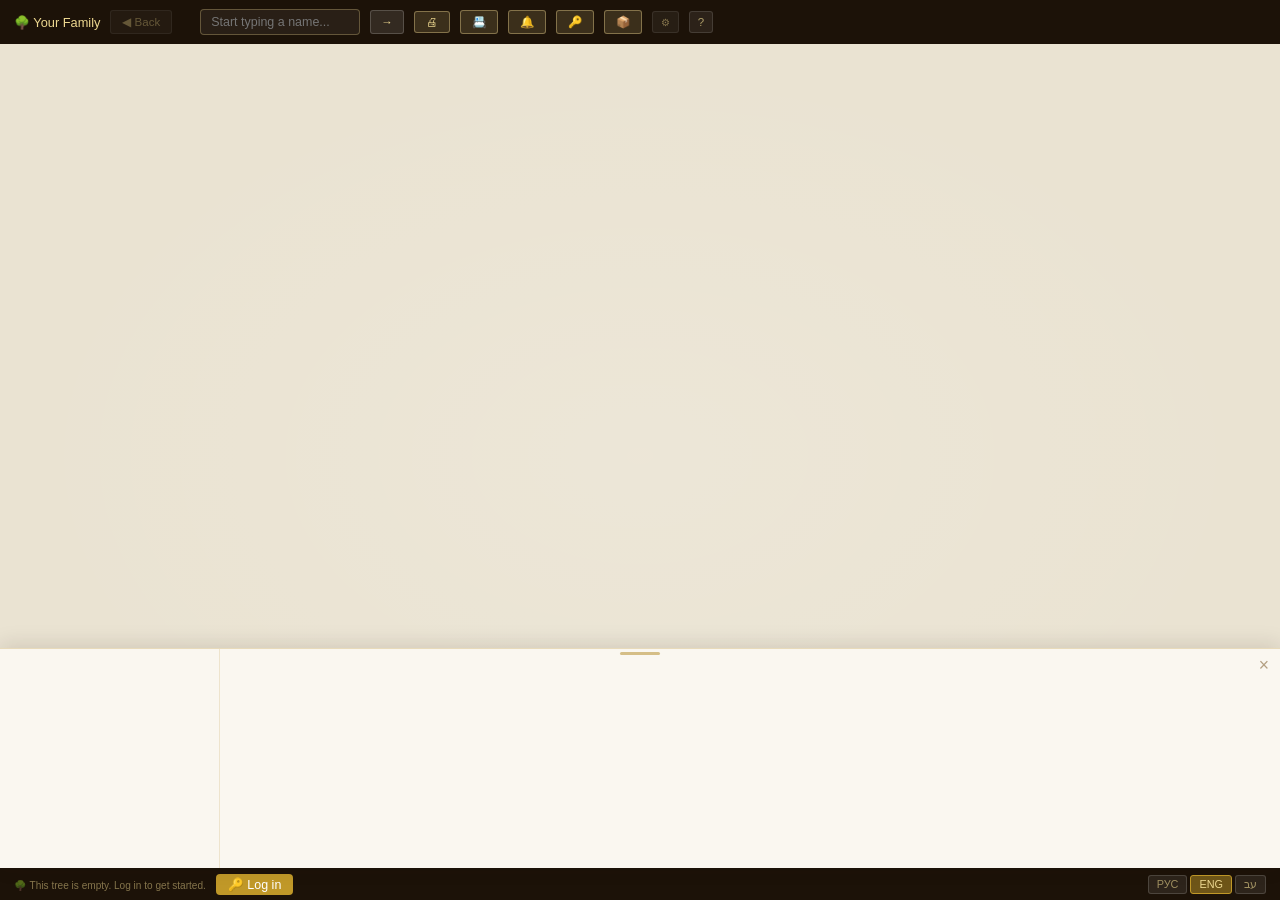
<file: index.html>
<!DOCTYPE html>
<!-- family tree template -->
<html lang="ru"><head><meta http-equiv="Content-Type" content="text/html; charset=UTF-8">

<title data-i="page_title">🌳 Семейное дерево</title>
<link rel="icon" type="image/x-icon" href="/favicon.ico">
<style>
*,*::before,*::after{box-sizing:border-box;margin:0;padding:0}
body{font-family:'Segoe UI',sans-serif;background:#EAE3D2;overflow:hidden;height:100vh}
#tb{position:fixed;top:0;left:0;right:0;height:44px;background:#1C1208;
    display:flex;align-items:center;gap:10px;padding:0 14px;z-index:100}
#tb h1{font-size:.8rem;color:#EDD890;font-weight:normal}
.btn{background:rgba(255,255,255,.1);border:1px solid rgba(255,255,255,.18);
     color:#EDD890;padding:4px 11px;border-radius:3px;cursor:pointer;
     font-size:.72rem;font-family:inherit}
.btn:hover{background:rgba(255,255,255,.2)}
.btn:disabled{opacity:.35;cursor:default}
.btn:disabled:hover{background:rgba(255,255,255,.1)}
#vp{position:fixed;top:44px;left:0;right:0;bottom:32px;overflow:hidden;
    background:radial-gradient(ellipse at 50% 50%,rgba(255,255,255,.12),transparent 70%),#EAE3D2}
/* bottom info bar */
#bbar{position:fixed;bottom:0;left:0;right:0;height:32px;background:#1C1208;
      display:flex;align-items:center;padding:0 14px;gap:12px;z-index:100}
#info{font-size:.63rem;color:rgba(237,216,144,.5);white-space:nowrap;overflow:hidden;text-overflow:ellipsis;flex:1}
/* lang switcher */
.lang-btns{display:flex;gap:3px}
.lbtn{background:rgba(255,255,255,.08);border:1px solid rgba(255,255,255,.15);
      color:rgba(237,216,144,.6);padding:2px 8px;border-radius:3px;cursor:pointer;
      font-size:.68rem;font-family:inherit;transition:.15s}
.lbtn:hover{background:rgba(255,255,255,.18);color:#EDD890}
.lbtn.active{background:rgba(192,152,40,.5);border-color:#C09828;color:#EDD890}
#world{position:absolute;transform-origin:0 0}

/* ── animation ── */
svg { transition: opacity 0.22s ease-out; }
svg.fading { opacity: 0 !important; }

/* ── BOTTOM INFO PANEL ── */
:root { --panel-h: 220px; }
#panel {
  position: fixed; left: 0; right: 0;
  bottom: calc(-1 * var(--panel-h)); height: var(--panel-h);
  background: #FAF7F0;
  border-top: 1px solid rgba(184,144,48,.28);
  box-shadow: 0 -3px 20px rgba(40,24,10,.13);
  z-index: 200; overflow: hidden;
  transition: bottom 0.36s cubic-bezier(.4,0,.2,1);
  font-family: 'Segoe UI', sans-serif;
}
#panel.open { bottom: 32px; }
#panel::-webkit-scrollbar { height: 3px; }
#panel::-webkit-scrollbar-thumb { background: rgba(184,144,48,.3); border-radius: 2px; }
/* resize handle (drag the panel's top edge) */
#panel-resize {
  position: absolute; top: 0; left: 0; right: 0; height: 10px;
  cursor: ns-resize; touch-action: none; z-index: 0;
}
#panel-resize::after {
  content: ''; position: absolute; top: 3px; left: 50%; width: 40px; height: 3px;
  margin-left: -20px; border-radius: 2px; background: #B89030; opacity: .55;
}
#panel-resize:hover::after { opacity: .9; }
body.panel-resizing { user-select: none; cursor: ns-resize; }
body.panel-resizing #panel, body.panel-resizing #vp { transition: none !important; }

/* panel inner layout: horizontal flex */
#panel-inner {
  display: flex; flex-direction: row; gap: 0;
  height: 100%; overflow: hidden;
}
/* left column: name + dates */
#panel-col1 {
  min-width: 220px; max-width: 260px;
  padding: 12px 14px 12px 16px;
  border-right: 1px solid rgba(184,144,48,.18);
  overflow-y: auto; flex-shrink: 0;
}
/* right column: relatives */
#panel-col2 {
  flex: 1; padding: 12px 14px;
  overflow-y: auto;
  display: flex; flex-wrap: wrap; gap: 0 20px; align-content: flex-start;
}
#panel-col2 .p-sec { flex: 0 0 auto; min-width: 160px; }

#panel-close {
  position: absolute; top: 8px; right: 11px;
  background: none; border: none; font-size: 1.1rem;
  cursor: pointer; color: #7A5828; opacity: .55; line-height: 1; z-index: 1;
}
#panel-close:hover { opacity: 1; }

#panel h2 {
  font-size: .95rem; font-weight: 600; color: #28180A;
  line-height: 1.35; padding-right: 20px; margin-bottom: 3px;
}
/* viewport shrinks when panel open */
#vp.panel-open { bottom: calc(32px + var(--panel-h)); }
.p-rel {
  font-size: .6rem; text-transform: uppercase; letter-spacing: .09em;
  color: #B89030; font-weight: 700; margin-bottom: 10px; display: block;
}
.p-block { font-size: .74rem; line-height: 1.85; color: #28180A; }
.p-lbl   { color: #7A5828; font-size: .65rem; display: block; }
.p-hw    { color: rgba(40,24,10,.38); font-size: .6rem; font-style: italic; direction: rtl; }
.p-sec   { border-top: 1px solid rgba(184,144,48,.2); margin-top: 10px; padding-top: 8px; }
.p-sec h3 {
  font-size: .58rem; text-transform: uppercase; letter-spacing: .1em;
  color: #7A5828; font-weight: 700; margin-bottom: 5px;
}
.p-lnk {
  display: block; font-size: .74rem; padding: 3px 7px; border-radius: 3px;
  cursor: pointer; color: #28180A; transition: background .12s;
}
.p-lnk:hover { background: rgba(184,144,48,.12); }
.p-warn { font-size: .66rem; color: #A03818; margin-top: 6px; line-height: 1.55; }
.p-nav-btn {
  display: block; width: 100%; margin-top: 12px;
  background: #1E4870; color: white; border: none;
  padding: 7px; border-radius: 4px; font-size: .74rem;
  cursor: pointer; font-family: inherit; transition: background .15s;
}
.p-nav-btn:hover { background: #2A5E90; }

/* RTL support for Hebrew — text direction only, preserve flex layout */
body.rtl #tb { direction: ltr; } /* keep toolbar LTR order, items stay in place */
body.rtl #tb h1 { direction: rtl; } /* only title text flips */
body.rtl #panel { direction: rtl; }
body.rtl #panel-col1 { border-right: none; border-left: 1px solid rgba(184,144,48,.18); }
body.rtl #panel-close { right: auto; left: 11px; }
body.rtl #modal { direction: rtl; }

body.rtl #bbar { direction: ltr; } /* keep lang buttons on right */
body.rtl #info { direction: rtl; text-align: right; }
@keyframes cardIn {
  from { opacity: 0; transform: translateY(-8px); }
  to   { opacity: 1; transform: translateY(0); }
}
#cards > g {
  animation: cardIn 0.32s ease-out both;
}

/* stagger siblings so they appear sequentially */
#cards > g:nth-child(1)  { animation-delay: 0.00s; }
#cards > g:nth-child(2)  { animation-delay: 0.03s; }
#cards > g:nth-child(3)  { animation-delay: 0.06s; }
#cards > g:nth-child(4)  { animation-delay: 0.09s; }
#cards > g:nth-child(5)  { animation-delay: 0.12s; }
#cards > g:nth-child(6)  { animation-delay: 0.15s; }
#cards > g:nth-child(7)  { animation-delay: 0.18s; }
#cards > g:nth-child(8)  { animation-delay: 0.21s; }
#cards > g:nth-child(n+9){ animation-delay: 0.24s; }
svg{position:absolute;top:0;left:0;overflow:visible}

/* ── DIAGNOSTIC PANEL ── */
#diag-overlay{display:none;position:fixed;inset:0;background:rgba(10,6,2,.7);z-index:700;align-items:flex-start;justify-content:center;padding-top:50px}
#diag-overlay.open{display:flex}
#diag-box{background:#1C1208;border:1px solid rgba(237,216,144,.25);border-radius:6px;
  width:560px;max-width:96vw;max-height:80vh;overflow-y:auto;padding:18px 20px;
  box-shadow:0 8px 40px rgba(0,0,0,.6);color:#EDD890;font-family:monospace;font-size:.72rem}
#diag-box h3{font-family:Segoe UI,sans-serif;font-size:.88rem;margin-bottom:12px;color:#EDD890}
.dt{padding:2px 0;border-bottom:1px solid rgba(255,255,255,.05);display:flex;gap:8px}
.dt-ok{color:#5DB85D}.dt-fail{color:#E05050}.dt-warn{color:#E0A050}
.dt-label{flex:1;color:rgba(237,216,144,.75)}
.dt-val{color:rgba(255,255,255,.5);font-size:.67rem;max-width:200px;overflow:hidden;text-overflow:ellipsis;white-space:nowrap}
#diag-close{float:right;background:none;border:none;color:#EDD890;cursor:pointer;font-size:1rem;opacity:.6}
#diag-close:hover{opacity:1}
#diag-run{margin-top:10px;background:rgba(237,216,144,.15);border:1px solid rgba(237,216,144,.3);
  color:#EDD890;padding:4px 14px;border-radius:3px;cursor:pointer;font-size:.75rem}
#diag-run:hover{background:rgba(237,216,144,.25)}
#print-overlay{display:none;position:fixed;inset:0;background:rgba(20,12,4,.7);z-index:600;
               align-items:center;justify-content:center;flex-direction:column;gap:12px}
#print-overlay.open{display:flex}
#print-box{background:#fff;border-radius:6px;padding:18px 22px;max-width:480px;width:94vw;
           box-shadow:0 8px 40px rgba(0,0,0,.5)}
#print-box h3{font-size:.95rem;font-weight:600;color:#1C1208;margin-bottom:12px}
#print-box p{font-size:.78rem;color:#555;line-height:1.55;margin-bottom:10px}
.print-opts{display:flex;gap:8px;flex-wrap:wrap;margin:12px 0}
.print-opt{padding:7px 14px;border:1px solid #C09828;border-radius:4px;cursor:pointer;
           font-size:.78rem;background:#fff;color:#5A3C10;transition:.15s}
.print-opt:hover{background:#FFF8E8}
.print-opt.active{background:#C09828;color:#fff}
.print-btns{display:flex;gap:8px;justify-content:flex-end;margin-top:14px}
.pbtn{padding:7px 16px;border-radius:4px;border:none;font-family:inherit;font-size:.8rem;cursor:pointer}
.pbtn-primary{background:#C09828;color:#fff}.pbtn-primary:hover{background:#A07820}
.pbtn-cancel{background:#eee;color:#555}.pbtn-cancel:hover{background:#ddd}

/* print-frame not used in new-window approach */
#print-frame { display: none; }
#modal-overlay{display:none;position:fixed;inset:0;background:rgba(20,12,4,.55);z-index:500;align-items:center;justify-content:center}
#modal-overlay.open{display:flex}
#modal{background:#FAF7F0;border-radius:8px;width:420px;max-width:94vw;max-height:88vh;overflow-y:auto;
       box-shadow:0 8px 40px rgba(20,12,4,.4);padding:22px 22px 18px}
#modal h3{font-size:.95rem;font-weight:600;color:#28180A;margin-bottom:14px}
#modal label{display:block;font-size:.75rem;color:#7A5828;margin:10px 0 3px;font-weight:600;text-transform:uppercase;letter-spacing:.03em}
#modal input,#modal select,#modal textarea{width:100%;padding:7px 10px;border:1px solid rgba(184,144,48,.35);
  border-radius:4px;font-family:inherit;font-size:.82rem;background:#FFFDF7;color:#28180A;outline:none}
#modal input:focus,#modal select:focus,#modal textarea:focus{border-color:#C09828}
#modal textarea{resize:vertical;min-height:72px}
.modal-types{display:flex;gap:6px;flex-wrap:wrap;margin-bottom:4px}
.mtype{padding:6px 12px;border:1px solid rgba(184,144,48,.35);border-radius:20px;
        font-size:.78rem;cursor:pointer;background:#FFFDF7;color:#5A3C10;transition:.15s}
.mtype:hover{background:rgba(192,152,40,.12)}
.mtype.active{background:#C09828;color:#fff;border-color:#C09828}
.mfields{display:none}
.mfields.active{display:block}
#prompt-out{background:#F0EBD8;font-family:monospace;font-size:.75rem;color:#2A1A08;
            border:1px solid rgba(184,144,48,.3);border-radius:4px;padding:10px;
            white-space:pre-wrap;margin-top:10px;min-height:60px}
.modal-btns{display:flex;gap:8px;margin-top:14px;justify-content:flex-end}
.mbtn{padding:7px 16px;border-radius:4px;border:none;font-family:inherit;font-size:.8rem;cursor:pointer}
.mbtn-primary{background:#C09828;color:#fff}
.mbtn-primary:hover{background:#A07820}
.mbtn-secondary{background:rgba(184,144,48,.15);color:#7A5828;border:1px solid rgba(184,144,48,.3)}
.mbtn-secondary:hover{background:rgba(184,144,48,.25)}
.mbtn-email{background:#2E7D32;color:#fff}
.mbtn-email:hover{background:#1B5E20}
.mbtn-close{margin-right:auto;background:none;border:none;color:#aaa;font-size:1.1rem;cursor:pointer;line-height:1;padding:0 4px}
.mbtn-close:hover{color:#555}
/* ── Date widget (birth/death: exact / year-only / unknown) ── */
#modal .datew label.dw-opt{display:flex;align-items:center;gap:6px;margin:3px 0;font-size:.8rem;font-weight:400;
  text-transform:none;letter-spacing:0;color:#28180A;cursor:pointer}
#modal .datew input[type=radio]{width:auto;padding:0;margin:0;flex-shrink:0}
#modal .datew .dw-row{display:flex;gap:6px;margin-top:6px}
#modal .datew .dw-row select{flex:1 1 0;min-width:0}
#modal .datew .dw-row input{flex:1.3 1 0;min-width:0}
#modal .datew .dw-panel{margin-top:4px}
#modal .datew .dw-legacy-val{background:#EDE4D3;color:#5A3C10}
#modal .datew .dw-hint{font-size:.7rem;color:#A03818;line-height:1.5;margin-top:4px}
#modal .datew .dw-restore{margin-top:6px;font-size:.7rem;padding:2px 8px;background:rgba(184,144,48,.12);
  border:1px solid rgba(184,144,48,.35);border-radius:3px;cursor:pointer;color:#7A5828}
/* help tooltip */
#help-bubble{display:none;position:fixed;top:52px;right:14px;width:340px;max-width:calc(100vw - 28px);
  background:#1C1208;color:#EDD890;font-size:.75rem;padding:12px 14px;border-radius:6px;z-index:600;
  box-shadow:0 4px 20px rgba(0,0,0,.4);line-height:1.5;max-height:calc(100vh - 70px);overflow-y:auto}
#help-bubble.open{display:block}
#help-bubble .hb-title{font-size:.9rem;font-weight:700;margin-bottom:2px}
#help-bubble .hb-sec{margin-top:10px}
#help-bubble .hb-h{font-size:.8rem;font-weight:700;color:#C09828;margin-bottom:3px}
#help-bubble details.hb-sec>summary{cursor:pointer;margin-bottom:0}
#help-bubble details.hb-sec[open]>summary{margin-bottom:3px}
#help-bubble ul{padding-left:16px;margin:0}
#help-bubble li{margin-bottom:4px}
#help-bubble strong{color:#FFF3C4}
#help-bubble .lg-title{padding-top:8px;border-top:1px solid rgba(237,216,144,.25)}
#help-bubble .lg-row{display:flex;align-items:center;gap:8px;margin-bottom:4px}
#help-bubble .lg-b{flex:0 0 auto;width:16px;height:16px;border-radius:50%;background:#C09828;color:#1C1208;
  font-weight:bold;font-size:.7rem;line-height:16px;text-align:center}
#help-bubble .lg-s{flex:0 0 auto;width:16px;text-align:center;font-size:.8rem}
#help-bubble .lg-tip{margin-top:6px;opacity:.7}
body.rtl #help-bubble{direction:rtl;text-align:right}
body.rtl #help-bubble ul{padding-left:0;padding-right:16px}
#rc-overlay{display:none;position:fixed;inset:0;background:rgba(20,12,4,.7);z-index:650;align-items:center;justify-content:center}
#rc-overlay.open{display:flex}
#rc-box{background:#fff;border-radius:6px;padding:18px 22px;max-width:520px;width:94vw;max-height:90vh;overflow-y:auto;box-shadow:0 8px 40px rgba(0,0,0,.5)}
#rc-box h3{font-size:.95rem;font-weight:600;color:#1C1208;margin-bottom:8px}
.rc-intro{font-size:.74rem;color:#555;line-height:1.5;margin-bottom:6px}
.rc-helplink{display:inline-block;font-size:.72rem;color:#7A5828;text-decoration:underline;margin-bottom:6px;cursor:pointer}
#help-bubble.over{z-index:700}
.rc-lbl{display:block;font-size:.72rem;font-weight:600;color:#7A5828;margin:10px 0 3px}
#rc-box input,#rc-box select{width:100%;padding:6px 9px;border:1px solid rgba(184,144,48,.4);border-radius:4px;font-family:inherit;font-size:.8rem;background:#FFFDF7;color:#28180A}
#rc-count{margin-top:12px;font-size:.84rem;font-weight:600;color:#1C1208;line-height:1.45}
#rc-heb{font-size:.74rem;color:#555;margin-bottom:6px}
#rc-box details{margin-top:8px;font-size:.76rem}
#rc-box summary{cursor:pointer;color:#5A3C10;font-weight:600}
.rc-list{max-height:170px;overflow-y:auto;margin-top:4px;border:1px solid rgba(184,144,48,.25);border-radius:4px;padding:4px 8px;color:#28180A}
.rc-row{display:flex;justify-content:space-between;align-items:center;gap:8px;padding:2px 0;font-size:.74rem}
.rc-row .rc-m{color:#7A5828;font-size:.68rem;white-space:nowrap}
.rc-row .rc-x{cursor:pointer;color:#A02020;border:none;background:none;font-size:.9rem;line-height:1}
.rc-btns{display:flex;gap:8px;justify-content:flex-end;flex-wrap:wrap;margin-top:14px}
body.rtl #rc-box{direction:rtl;text-align:right}
#rc-box{max-width:660px}
#rc-box input[type=checkbox],#rc-box input[type=radio]{width:auto;padding:0}
#rc-box h4{font-size:.88rem;color:#5A3C10;margin:0 0 6px}
#rc-box h5{font-size:.78rem;color:#28180A;margin:12px 0 4px}
.rc-block{border-top:1px solid rgba(184,144,48,.35);margin-top:14px;padding-top:10px}
.rc-warn{font-size:.78rem;line-height:1.45;padding:7px 10px;border-radius:4px;background:#FFF1C9;border:1px solid #D9B24C;color:#5A3C10;margin-bottom:6px}
.rc-warn.ok{background:#E6F2E1;border-color:#8DB67B;color:#2D5A1E}
.rc-legacy{font-size:.76rem;line-height:1.45;padding:7px 10px;border-radius:4px;background:#EAF1FA;border:1px solid #9DB8D6;color:#1E3F66;margin-bottom:8px}
.rc-hint{font-size:.72rem;color:#666;line-height:1.45;margin:3px 0 6px}
.rc-sent{font-size:.8rem;color:#28180A;line-height:1.7;margin-top:8px}
.rc-sent select{width:auto;max-width:100%}
.rc-ex{font-size:.72rem;color:#7A5828;line-height:1.45;margin:2px 0 4px}
.rc-chk{display:block;font-size:.8rem;color:#28180A;margin-top:8px;cursor:pointer}
.rc-sub{margin:4px 0 0 22px;font-size:.76rem;color:#28180A}
.rc-sub label{margin-right:12px;cursor:pointer;white-space:nowrap}
.rc-file{border:1px solid rgba(184,144,48,.35);border-radius:5px;padding:8px 10px;margin-top:8px;background:#FBF8F0}
.rc-file b{font-size:.82rem;color:#1C1208}
.rc-add{display:flex;gap:6px;margin-top:6px}
.rc-add input{flex:1}
.rc-notif{font-size:.72rem;color:#5A3C10;line-height:1.5;margin-top:10px;padding:7px 10px;background:#F6EFDD;border-radius:4px}
body.rtl .rc-sub{margin:4px 22px 0 0}
body.rtl .rc-sub label{margin-right:0;margin-left:12px}
.btn.hebcal-due{position:relative}
.btn.hebcal-due::after{content:'';position:absolute;top:3px;right:3px;width:8px;height:8px;border-radius:50%;background:#E05050}
#modal .hebw{margin-top:2px}
#modal .hebw .hw-row{display:flex;gap:6px;margin-top:5px}
#modal .hebw .hw-row select{flex:1 1 0;min-width:0}
#modal .hebw .hw-row .hw-m{flex:1.6 1 0}
#modal .hebw .hw-prev{margin-top:5px;font-size:.85rem;min-height:1.2em;direction:rtl;text-align:right;color:#5A3C10}
#modal .hebw .hw-note{font-size:.7rem;line-height:1.5;color:#7A5828;margin-top:4px}
#modal .hebw .hw-warn{font-size:.72rem;line-height:1.5;color:#A03818;margin-top:4px}
#modal .hebw .hw-warn:empty{display:none}
#modal .hebw .hw-legacy{direction:rtl;text-align:right;background:#EDE4D3;color:#5A3C10}
#modal .hebw .hw-btn{margin-top:6px;margin-right:6px;font-size:.7rem;padding:3px 9px;background:rgba(184,144,48,.12);
  border:1px solid rgba(184,144,48,.35);border-radius:3px;cursor:pointer;color:#7A5828;font-family:inherit}
body.rtl #modal .hebw .hw-btn{margin-right:0;margin-left:6px}
#modal .hebw .hw-sync{margin-top:6px}
#modal .hebw .hw-chk{display:flex;align-items:center;gap:6px;margin:4px 0 0;font-size:.74rem;font-weight:400;text-transform:none;letter-spacing:0;color:#5A3C10;cursor:pointer}
#modal .hebw .hw-chk input{width:auto;margin:0;padding:0}
#modal .hebw .hw-manual{display:inline-block;margin-top:4px;font-size:.72rem;color:#7A5828}
#modal .hebw select:disabled{opacity:.6;cursor:not-allowed}
</style>
</head>
<body>
<div id="tb">
  <h1 data-i="tree_title">🌳 Ваша семья</h1>
  <button class="btn" id="btn-back" data-i="back" disabled="">◀ Назад</button>
  <span id="bookmarks-container"></span>
  <input id="tree-search" type="text" list="names-list" data-ph="ph_search"
         placeholder="🔍 Поиск по имени..."
         style="margin-left:8px;padding:5px 10px;border-radius:4px;border:1px solid rgba(237,216,144,.3);
                background:rgba(255,255,255,.06);color:#EDD890;font-family:inherit;font-size:.78rem;
                width:160px;outline:none">
  <button class="btn" id="btn-search-go" style="padding:5px 10px" title="Перейти" data-title="title_go">→</button>
  <button class="btn" id="btn-edit" style="display:none;margin-left:auto;background:rgba(237,216,144,.15);border-color:rgba(237,216,144,.4)" data-i="btn_edit">✏️ Дополнить</button>
  <button class="btn" id="btn-print" style="background:rgba(237,216,144,.15);border-color:rgba(237,216,144,.4)" title="Печать A1" data-title="title_print">🖨</button>
  <button class="btn" id="btn-contacts" style="background:rgba(237,216,144,.15);border-color:rgba(237,216,144,.4)" title="Скачать контакты" data-title="title_contacts">📇</button>
  <button class="btn" id="btn-reminders" style="background:rgba(237,216,144,.15);border-color:rgba(237,216,144,.4)" data-title="tooltip_reminders">&#128276;</button>
  <button class="btn" id="btn-login" style="background:rgba(237,216,144,.15);border-color:rgba(237,216,144,.4)" title="Войти" data-title="login_btn">🔑</button>
  <button class="btn" id="btn-backup" style="background:rgba(237,216,144,.15);border-color:rgba(237,216,144,.4)" title="Скачать резервную копию (JSON)" data-title="tooltip_backup">📦</button>
  <button class="btn" id="btn-admin-panel" style="display:none;background:rgba(237,216,144,.15);border-color:rgba(237,216,144,.4)" title="Управление" data-title="title_admin" data-i="ap_toolbar_btn">🛠 Управление</button>
  <button class="btn" id="btn-diag" style="padding:4px 8px;opacity:.5;font-size:.65rem" title="Диагностика" data-title="title_diag">⚙</button>
  <button class="btn" id="btn-help" style="padding:4px 8px;opacity:.7">?</button>
</div>
<!-- ── BOTTOM BAR ── -->
<div id="bbar">
  <div id="info"></div>
  <div class="lang-btns">
    <button class="lbtn active" data-lang="ru">РУС</button>
    <button class="lbtn" data-lang="en">ENG</button>
    <button class="lbtn" data-lang="he">עב</button>
  </div>
</div>
<!-- ── BOTTOM INFO PANEL ── -->
<div id="panel" class="open">
  <div id="panel-resize" role="separator" aria-orientation="horizontal"></div>
  <button id="panel-close">×</button>
  <div id="panel-inner">
    <div id="panel-col1"></div>
    <div id="panel-col2"></div>
  </div>
</div>

<!-- ── EDIT MODAL ── -->
<div id="modal-overlay">
<div id="modal">
  <button class="mbtn-close" id="modal-close">×</button>
  <h3 data-i="modal_title">✏️ Дополнить дерево</h3>

  <label data-i="lbl_add_type">Тип дополнения</label>
  <div class="modal-types">
    <div class="mtype active" data-type="person" data-i="mtype_person">👤 Новый человек</div>
    <div class="mtype" data-type="photo" data-i="mtype_photo">📷 Фото</div>
    <div class="mtype" data-type="bio" data-i="mtype_bio">📝 Биография</div>
    <div class="mtype" data-type="date" data-i="mtype_date">📅 Дата / место</div>
    <div class="mtype" data-type="fix" data-i="mtype_fix">🔧 Исправить</div>
    <div class="mtype" data-type="attach" data-i="mtype_attach">🔗 Прикрепить</div>
  </div>

  <!-- Поля: Новый человек -->
  <div class="mfields active" id="mf-person">
    <label data-i="lbl_name">Имя (полное)</label>
    <input id="f-name" type="text" data-ph="ph_name" placeholder="Например: Анна Иванова">
    <label data-i="lbl_sex">Пол</label>
    <select id="f-sex"><option value="" data-i="sex_choose">— выбрать —</option><option value="F" data-i="sex_f">Женский</option><option value="M" data-i="sex_m">Мужской</option></select>
    <label data-i="lbl_birth">Дата рождения</label>
    <div id="f-birth" data-dw-kind="birth"></div>
    <label data-i="lbl_death">Дата смерти (если есть)</label>
    <div id="f-death" data-dw-kind="death"></div>
    <label data-i="lbl_father">Отец</label>
    <input id="f-father" type="text" list="names-list" data-ph="ph_search" placeholder="Начните вводить имя...">
    <label data-i="lbl_mother">Мать</label>
    <input id="f-mother" type="text" list="names-list" data-ph="ph_search" placeholder="Начните вводить имя...">
    <label data-i="lbl_rel_person">Связь с кем</label>
    <input id="f-rel-person" type="text" list="names-list" data-ph="ph_search" placeholder="Начните вводить имя...">
    <label data-i="lbl_rel_type">Тип связи</label>
    <select id="f-rel-type">
      <option value="" data-i="rel_choose">— выбрать —</option>
      <option value="жена" data-i="rel_wife">Жена</option>
      <option value="муж" data-i="rel_husband">Муж</option>
      <option value="ребёнок" data-i="rel_child">Ребёнок</option>
      <option value="родитель" data-i="rel_parent">Родитель</option>
      <option value="брат" data-i="rel_brother">Брат</option>
      <option value="сестра" data-i="rel_sister">Сестра</option>
    </select>
    <label data-i="lbl_phone">Телефон</label>
    <input id="f-phone" type="tel" data-ph="ph_phone" placeholder="+972-50-000-0000">
    <label data-i="lbl_email">Email</label>
    <input id="f-email" type="email" data-ph="ph_email" placeholder="example@mail.com">
    <label data-i="lbl_social">Страница в соц. сетях</label>
    <input id="f-social" type="url" data-ph="ph_social" placeholder="https://facebook.com/...">
  </div>

  <!-- Поля: Фото -->
  <div class="mfields" id="mf-photo">
    <label data-i="lbl_person">Персона</label>
    <input id="f-photo-person" type="text" list="names-list" data-ph="ph_search" placeholder="Начните вводить имя...">
    <label data-i="lbl_photo_file">Файл фотографии</label>
    <input id="photoFileInput" type="file" accept="image/*">
    <label data-i="lbl_photo_url">URL фотографии (необязательно, если выбран файл)</label>
    <input id="f-photo-url" type="url" data-ph="ph_url" placeholder="https://drive.google.com/...">
    <label data-i="lbl_caption">Подпись (год, место)</label>
    <input id="f-photo-cap" type="text" data-ph="ph_caption" placeholder="Например: 1965, Одесса">
  </div>

  <!-- Поля: Биография -->
  <div class="mfields" id="mf-bio">
    <label data-i="lbl_person">Персона</label>
    <input id="f-bio-person" type="text" list="names-list" data-ph="ph_search" placeholder="Начните вводить имя...">
    <label data-i="lbl_bio_text">Текст биографии</label>
    <textarea id="f-bio-text" data-ph="ph_bio" placeholder="Краткое жизнеописание, воспоминания..."></textarea>
    <label data-i="lbl_bio_url">Ссылка на подробный документ (необязательно)</label>
    <input id="f-bio-url" type="url" data-ph="ph_gdoc" placeholder="https://docs.google.com/...">
  </div>

  <!-- Поля: Дата / место -->
  <div class="mfields" id="mf-date">
    <label data-i="lbl_person">Персона</label>
    <input id="f-date-person" type="text" list="names-list" data-ph="ph_search" placeholder="Начните вводить имя...">
    <label data-i="lbl_note">Уточнение (что именно)</label>
    <textarea id="f-date-note" data-ph="ph_note" placeholder="Например: дата рождения — 3 апреля 1932, место рождения — Харьков"></textarea>
  </div>

  <!-- Поля: Исправить -->
  <div class="mfields" id="mf-fix">
    <label data-i="lbl_fix_person">Персона (кого исправить)</label>
    <input id="f-fix-person" type="text" list="names-list" data-ph="ph_search" placeholder="Начните вводить имя...">
    <!-- Current data card — populated by openModal when called from panel -->
    <div id="fix-current-data" style="display:none;background:#F5F0E8;border:1px solid rgba(184,144,48,.3);
      border-radius:4px;padding:10px 12px;margin:8px 0;font-size:.75rem;color:#5A3C10;line-height:1.8;
      white-space:pre-wrap;font-family:inherit"></div>

    <label data-i="fix_name">Имя</label>
    <input id="ff-name" type="text" data-ph="ph_name" placeholder="Например: Анна Иванова">
    <div style="display:flex;gap:8px;margin-top:4px">
      <input id="ff-name-ru" type="text" placeholder="RU" style="font-size:.72rem">
<input id="ff-name-en" type="text" placeholder="EN" style="font-size:.72rem">
      <input id="ff-name-he" type="text" placeholder="עברית" dir="rtl" style="font-size:.72rem">
    </div>

    <label data-i="fix_birth">Дата рождения</label>
    <div id="ff-birth" data-dw-kind="birth"></div>

    <label data-i="fix_death">Дата смерти</label>
    <div id="ff-death" data-dw-kind="death"></div>

    <label data-i="fix_birth_he">Дата рождения (еврейский календарь)</label>
    <input id="ff-birth-he" type="hidden" data-heb-widget="birth">


    <label data-i="fix_death_he">Дата смерти (еврейский календарь)</label>
    <input id="ff-death-he" type="hidden" data-heb-widget="death">

    <label data-i="lbl_phone">Телефон(ы)</label>
    <textarea id="ff-phone" data-ph="ph_phone" placeholder="+972-50-000-0000&#10;можно указать несколько через запятую или с новой строки" style="min-height:50px"></textarea>

    <label data-i="lbl_email">Email(ы)</label>
    <textarea id="ff-email" data-ph="ph_email" placeholder="example@mail.com&#10;можно указать несколько через запятую" style="min-height:50px"></textarea>

    <label data-i="lbl_social">Страницы в соц. сетях</label>
    <textarea id="ff-social" data-ph="ph_social" placeholder="https://facebook.com/...&#10;можно указать несколько ссылок, каждую с новой строки" style="min-height:50px"></textarea>

    <label data-i="lbl_sex">Пол</label>
    <select id="ff-sex">
      <option value="" data-i="sex_choose">— оставить как есть —</option>
      <option value="F" data-i="sex_f">Женский</option>
      <option value="M" data-i="sex_m">Мужской</option>
    </select>

    <label data-i="fix_rel">Степень родства</label>
    <input id="ff-rel" type="text" data-ph="ph_rel" placeholder="например: Зять">

    <label data-i="lbl_father" style="margin:10px 0 3px;display:block">Отец</label>
    <input id="ff-father" type="text" list="names-list" data-ph="ph_search" placeholder="Начните вводить имя...">
    <label data-i="lbl_mother" style="margin:10px 0 3px;display:block">Мать</label>
    <input id="ff-mother" type="text" list="names-list" data-ph="ph_search" placeholder="Начните вводить имя...">
    <p style="font-size:.68rem;color:#7A5828;margin:2px 0 10px;line-height:1.4" data-i="hint_fix_parents">Оставьте пустым, чтобы сделать родителя неизвестным. Не трогайте поле, чтобы оставить как есть.</p>

    <label data-i="fix_family">Семейная связь (что изменить)</label>
    <textarea id="ff-family" data-ph="ph_family" placeholder="например: добавить мужа / убрать связь / изменить родителя"></textarea>

    <label data-i="fix_other">Другое (любые иные уточнения)</label>
    <textarea id="ff-other" data-ph="ph_other" placeholder="всё что не вошло в поля выше"></textarea>

    <label data-i="lbl_comment">Комментарий (необязательно)</label>
    <input id="f-fix-comment" type="text" data-ph="ph_comment" placeholder="Источник, пояснение...">
  </div>


    <!-- Поля: Прикрепить существующего -->
  <div class="mfields" id="mf-attach">
    <label data-i="lbl_attach_existing">Кого прикрепить</label>
    <input id="f-attach-existing" type="text" list="names-list" data-ph="ph_search" placeholder="Начните вводить имя...">
    <label data-i="lbl_attach_target">К кому</label>
    <input id="f-attach-target" type="text" list="names-list" data-ph="ph_search" placeholder="Начните вводить имя...">
    <label data-i="lbl_rel_type">Тип связи</label>
    <select id="f-attach-type">
      <option value="" data-i="rel_choose">— выбрать —</option>
      <option value="жена" data-i="rel_wife">Жена</option>
      <option value="муж" data-i="rel_husband">Муж</option>
      <option value="ребёнок" data-i="rel_child">Ребёнок</option>
      <option value="родитель" data-i="rel_parent">Родитель</option>
      <option value="брат" data-i="rel_brother">Брат</option>
      <option value="сестра" data-i="rel_sister">Сестра</option>
    </select>
  </div>

  <datalist id="names-list"></datalist>

  <div class="modal-btns">
    <button class="mbtn mbtn-secondary" id="modal-cancel" data-i="btn_cancel">Отмена</button>
    <button class="mbtn mbtn-primary" id="modal-generate" data-i="btn_generate">✉ Сформировать и отправить по email</button>
  </div>

  <div id="prompt-out" style="display:none"></div>
  <div id="copy-row" style="display:none;margin-top:8px;gap:8px;flex-wrap:wrap;justify-content:flex-end">
    <button class="mbtn mbtn-primary" id="btn-copy" data-i="btn_copy">📋 Копировать</button>
    <button class="mbtn mbtn-email" id="btn-email" data-i="btn_email">✉️ Отправить по email</button>
  </div>
</div>
</div>

<!-- ── HELP BUBBLE ── -->
<div id="help-bubble"></div>

<!-- ── DIAGNOSTIC PANEL ── -->
<div id="diag-overlay">
  <div id="diag-box">
    <button id="diag-close">×</button>
    <h3 data-i="diag_modal_title">⚙ Диагностика системы</h3>
    <div id="diag-results"></div>
    <button id="diag-run" data-i="diag_btn_rerun">↺ Повторить тест</button>
  </div>
</div>

<!-- ── ADMIN MANAGEMENT PANEL (R4.3) ── -->
<div id="admin-panel-overlay" style="display:none;position:fixed;inset:0;background:rgba(20,12,4,.6);z-index:900;align-items:center;justify-content:center">
  <div style="background:#FAF7F0;border-radius:8px;padding:20px 24px;width:520px;max-height:80vh;overflow-y:auto;box-shadow:0 12px 48px rgba(0,0,0,.4)">
    <div style="display:flex;justify-content:space-between;align-items:center;margin-bottom:14px">
      <h3 data-i="ap_title" style="margin:0;color:#5A3C10">🛠 Управление деревом</h3>
      <button id="admin-panel-close" style="background:none;border:none;font-size:1.3rem;cursor:pointer;color:#7A5828">×</button>
    </div>

    <div style="display:flex;gap:6px;margin-bottom:16px;border-bottom:1px solid rgba(184,144,48,.3)">
      <button class="ap-tab active" data-ap-tab="upload" data-i="ap_tab_upload" style="padding:6px 14px;background:none;border:none;cursor:pointer;font-family:inherit;font-size:.8rem;color:#5A3C10;border-bottom:2px solid #C09828">⬆ Загрузить</button>
      <button class="ap-tab" data-ap-tab="backups" data-i="ap_tab_backups" style="padding:6px 14px;background:none;border:none;cursor:pointer;font-family:inherit;font-size:.8rem;color:#7A5828;border-bottom:2px solid transparent">💾 Копии</button>
      <button class="ap-tab" data-ap-tab="proposals" data-i="ap_tab_proposals" style="padding:6px 14px;background:none;border:none;cursor:pointer;font-family:inherit;font-size:.8rem;color:#7A5828;border-bottom:2px solid transparent">📋 Предложения</button>
    </div>

    <!-- Tab: Upload -->
    <div class="ap-panel" data-ap-panel="upload">
      <h4 data-i="ap_section_import_html" style="font-size:.72rem;text-transform:uppercase;letter-spacing:.04em;color:#B89030;margin-bottom:6px">Загрузка дерева из файла (.json или .html)</h4>
      <p data-i="ap_upload_intro" style="font-size:.78rem;color:#7A5828;margin-bottom:10px">
        Загрузите файл дерева (.json), скачанный кнопкой 📦 или исправленный в Claude, — перед заменой вы увидите, что изменится, и сможете отказаться. Принимаются и старые HTML-файлы дерева.
        Предыдущая версия автоматически сохранится как резервная копия.
      </p>
      <div id="ap-upload-drop" style="border:2px dashed rgba(184,144,48,.4);border-radius:6px;padding:20px;text-align:center;cursor:pointer">
        <div style="font-size:1.6rem">📂</div>
        <div data-i="ap_upload_choose" style="font-weight:600;margin-top:6px;font-size:.82rem;color:#5A3C10">Выберите файл дерева (.json)</div>
        <p data-i="ap_upload_drop_hint" style="font-size:.7rem;color:#999;margin-top:4px">или перетащите файл сюда</p>
      </div>
      <input type="file" id="ap-upload-input" accept=".json,.html" style="display:none">
      <div id="ap-upload-status" style="margin-top:10px;font-size:.78rem"></div>

      <h4 data-i="ap_section_import_gedcom" style="font-size:.72rem;text-transform:uppercase;letter-spacing:.04em;color:#B89030;margin:20px 0 6px;padding-top:16px;border-top:1px solid rgba(184,144,48,.2)">Импорт из GEDCOM (.ged)</h4>
      <p data-i="ap_gedcom_import_intro" style="font-size:.78rem;color:#7A5828;margin-bottom:10px">
        Загрузите файл .ged, экспортированный из MyHeritage, Ancestry, Gramps или другого сервиса — он ПОЛНОСТЬЮ заменит текущее дерево. Предыдущая версия автоматически сохранится как резервная копия.
      </p>
      <div id="ap-gedcom-import-drop" style="border:2px dashed rgba(184,144,48,.4);border-radius:6px;padding:20px;text-align:center;cursor:pointer">
        <div style="font-size:1.6rem">📥</div>
        <div data-i="ap_gedcom_import_choose" style="font-weight:600;margin-top:6px;font-size:.82rem;color:#5A3C10">Выберите файл .ged</div>
        <p data-i="ap_upload_drop_hint" style="font-size:.7rem;color:#999;margin-top:4px">или перетащите файл сюда</p>
      </div>
      <input type="file" id="ap-gedcom-import-input" accept=".ged" style="display:none">
      <div id="ap-gedcom-import-status" style="margin-top:10px;font-size:.78rem"></div>

      <h4 data-i="ap_section_export_gedcom" style="font-size:.72rem;text-transform:uppercase;letter-spacing:.04em;color:#B89030;margin:20px 0 6px;padding-top:16px;border-top:1px solid rgba(184,144,48,.2)">Экспорт в GEDCOM (.ged)</h4>
      <button id="btn-export-gedcom" data-i="ap_gedcom_export_btn" style="padding:6px 14px;background:#C09828;color:#fff;
        border:none;border-radius:4px;cursor:pointer;font-family:inherit;font-size:.78rem">
        ⬇ Скачать GEDCOM (.ged)
      </button>
      <p data-i="ap_gedcom_export_note" style="font-size:.7rem;color:#999;margin-top:4px">
        Формат GEDCOM 5.5.1 — открывается в MyHeritage, Ancestry, Gramps и
        большинстве генеалогических сервисов. Некоторые поля (родительный
        падеж, свободные заметки, еврейские даты в структурированном виде)
        формат не поддерживает и будут либо опущены, либо перенесены как
        обычный текст в заметки.
      </p>
    </div>

    <!-- Tab: Backups -->
    <div class="ap-panel" data-ap-panel="backups" style="display:none">
      <div id="ap-backups-list" style="font-size:.78rem"></div>
    </div>

    <!-- Tab: Proposals -->
    <div class="ap-panel" data-ap-panel="proposals" style="display:none">
      <p data-i="ap_proposals_intro" style="font-size:.78rem;color:#7A5828;margin-bottom:10px">
        Здесь появляются правки, предложенные родственниками, у которых нет пароля администратора. Они не применяются автоматически — вы можете принять предложение (текст нужно будет внести вручную) или отклонить его.
      </p>
      <div id="ap-proposals-list" style="font-size:.78rem"></div>
    </div>
  </div>
</div>

<!-- ── PRINT PREVIEW ── -->
<div id="rc-overlay">
  <div id="rc-box">
    <h3 id="rc-title"></h3>
    <div class="rc-intro" id="rc-intro"></div>
    <a href="#" id="rc-help" class="rc-helplink"></a>
    <div class="rc-legacy" id="rc-legacy" style="display:none"></div>

    <div class="rc-block">
      <h4 id="rc-b1"></h4>
      <div class="rc-warn" id="rc-warn"></div>
      <label class="rc-lbl" id="rc-me-lbl" for="rc-me"></label>
      <input id="rc-me" type="text" list="names-list" autocomplete="off">
      <div class="rc-hint" id="rc-me-hint"></div>
      <h5 id="rc-radius-h"></h5>
      <div class="rc-sent"><span id="rc-p1a"></span> <select id="rc-near"></select> <span id="rc-p1b"></span></div>
      <div class="rc-ex" id="rc-near-ex"></div>
      <div class="rc-sent"><span id="rc-p2a"></span> <select id="rc-far"></select> <span id="rc-p2b"></span></div>
      <div class="rc-ex" id="rc-far-ex"></div>
      <div class="rc-sent" id="rc-p3"></div>
      <div id="rc-count"></div>
      <details><summary id="rc-who-sum"></summary><div class="rc-list" id="rc-who-list"></div></details>
      <h5 id="rc-people-h"></h5>
      <div class="rc-hint" id="rc-people-p"></div>
      <div class="rc-hint" id="rc-people-note"></div>
      <div class="rc-list" id="rc-people-list"></div>
      <div class="rc-add"><input id="rc-add-in" type="text" list="names-list" autocomplete="off"><button type="button" class="pbtn pbtn-cancel" id="rc-add-btn"></button></div>
    </div>

    <div class="rc-block">
      <h4 id="rc-b2"></h4>
      <div class="rc-hint" id="rc-b2-p"></div>
      <label class="rc-chk"><input type="checkbox" id="rc-ev-birth"> <span id="rc-ev-birth-t"></span></label>
      <div class="rc-sub"><span id="rc-cal-lbl"></span>
        <label><input type="radio" name="rc-cal" value="greg"> <span id="rc-cal-greg"></span></label>
        <label><input type="radio" name="rc-cal" value="he"> <span id="rc-cal-he"></span></label>
        <label><input type="radio" name="rc-cal" value="both"> <span id="rc-cal-both"></span></label>
      </div>
      <div class="rc-hint" id="rc-cal-hint"></div>
      <label class="rc-chk"><input type="checkbox" id="rc-ev-deathhe"> <span id="rc-ev-deathhe-t"></span></label>
      <div class="rc-hint" id="rc-ev-deathhe-h"></div>
      <label class="rc-chk"><input type="checkbox" id="rc-ev-deathgreg"> <span id="rc-ev-deathgreg-t"></span></label>
      <div class="rc-hint" id="rc-ev-deathgreg-h"></div>
      <div class="rc-warn" id="rc-miss" style="display:none"></div>
      <details id="rc-miss-d" style="display:none"><summary id="rc-miss-sum"></summary><div class="rc-list" id="rc-miss-list"></div></details>
    </div>

    <div class="rc-block">
      <h4 id="rc-b3"></h4>
      <div class="rc-file"><b id="rc-f1-t"></b>
        <div class="rc-hint" id="rc-f1-d"></div>
        <div id="rc-f1-s" style="font-size:.76rem"></div>
        <div style="margin-top:6px"><button type="button" class="pbtn pbtn-primary" id="rc-dl1"></button></div>
      </div>
      <div class="rc-file"><b id="rc-f2-t"></b>
        <div class="rc-hint" id="rc-f2-d"></div>
        <div id="rc-f2-s" style="font-size:.76rem"></div>
        <div id="rc-f2-st" style="font-size:.72rem;color:#7A5828;margin-top:2px"></div>
        <div style="margin-top:6px"><button type="button" class="pbtn pbtn-primary" id="rc-dl2"></button></div>
      </div>
      <div class="rc-notif" id="rc-notif"></div>
    </div>
    <div class="rc-hint" id="rc-foot" style="margin-top:10px"></div>
    <div class="rc-btns">
      <button type="button" class="pbtn pbtn-cancel" id="rc-reset"></button>
      <button type="button" class="pbtn pbtn-cancel" id="rc-close"></button>
      <button type="button" class="pbtn pbtn-primary" id="rc-save"></button>
    </div>
  </div>
</div>

<div id="print-overlay">
  <div id="print-box">
    <h3 data-i="print_modal_title">🖨 Печать генеалогического дерева</h3>
    <p data-i="print_modal_intro">Будет сформирован и скачан HTML-файл. Откройте его в браузере и нажмите <strong>Ctrl+P</strong> (или ⌘P на Mac) — выберите принтер или «Сохранить как PDF».</p>
    <div class="print-opts">
      <div class="print-opt active" data-fmt="A1L" data-i="print_fmt_a1">A1 альбом</div>
      <div class="print-opt" data-fmt="A0L" data-i="print_fmt_a0">A0 альбом</div>
      <div class="print-opt" data-fmt="A2L" data-i="print_fmt_a2">A2 альбом</div>
    </div>
    <p id="print-stats" style="font-size:.72rem;color:#888"></p>
    <div class="print-btns">
      <button class="pbtn pbtn-cancel" id="print-cancel" data-i="print_btn_cancel">Отмена</button>
      <button class="pbtn pbtn-primary" id="print-go" data-i="print_btn_go">⬇ Скачать для печати</button>
    </div>
  </div>
</div>
<!-- hidden SVG frame used during printing -->
<svg id="print-frame" xmlns="http://www.w3.org/2000/svg"></svg>

<div id="vp" style="cursor: grab;"><div id="world"><svg id="svg"></svg></div></div>

<script>
// ════════════════════════════════════════════════════════
//  TREE_CONFIG — single source of truth for family branding.
//  This is the ONLY place a new customer needs to edit when
//  setting up their own tree from this template.
// ════════════════════════════════════════════════════════
const TREE_CONFIG = {
  familyNameRu: 'Ваша семья',
  familyNameEn: 'Your Family',
  familyNameHe: 'המשפחה שלכם',
  ownerEmail:   'CHANGE_ME@example.com',
  workerUrl:    'https://REPLACE_AFTER_DEPLOY.workers.dev',
  fileSlug:     'family',   // used in filenames: {slug}-birthdays.ics, {slug}-contacts.vcf
  calendarUidDomain: 'family-tree',
  startPage:    '',   // необязательно: адрес стартовой страницы (например '/'). Пусто = окно пароля внутри дерева
  // Quick-access toolbar shortcuts. Each entry: { id: personId, label: {ru,en,he} }
  // For a brand new tree, leave this array empty — the buttons simply won't
  // render. As the tree grows, the owner can add key figures here.
  bookmarks: [],
  // владелец дерева задаёт отправную точку, у каждого смотрящего она меняется
  // near and far are kinship LEVELS, not time periods: relatives up to level "near" go into the calendar with a reminder the day before,
  // relatives from there up to level "far" go in without a reminder (the levels are explained in the reminders window).
  reminderDefaults: {near: 2, far: 4},
};

// ── Dev convenience: auto-detect local `wrangler dev` Worker ──────
// When this page is opened via http://localhost or http://127.0.0.1
// (e.g. `npx wrangler pages dev .` while a separate `npx wrangler dev`
// is running the Worker), point at the local Worker's default port
// instead of the production placeholder above. Has zero effect once
// deployed to a real Pages domain (any other hostname). Safe to leave
// in place permanently — this block never runs in production.
if (typeof location !== 'undefined' &&
    (location.hostname === 'localhost' || location.hostname === '127.0.0.1')) {
  TREE_CONFIG.workerUrl = 'http://127.0.0.1:8787';
}

let IDX = null;
const FALLBACK_DATA = {"nodes":{},"families":{},"child_of":{},"parent_in":{},"relatives":{},"grandparents":{}};
</script>
<script src="tree-card-icons.js"></script>
<script src="tree-layout.js"></script>
<script src="tree-kinship.js"></script>
<script src="tree-hebrew.js"></script>
<script src="tree-reminders.js"></script>
<script>

// ════════════════════════════════════════════════════════
//  NAVIGATION — history + navigateTo + click on cards
// ════════════════════════════════════════════════════════

const history  = [];   // stack of visited focalIds
const MAX_HIST = 20;
let   currentFocal = null;

// ── navigateTo: animated fade + viewport pan ──────────────
function navigateTo(focalId){
  if(!IDX.nodes[focalId]) return;
  if(focalId === currentFocal) return;

  if(currentFocal){
    history.push(currentFocal);
    if(history.length > MAX_HIST) history.shift();
  }
  currentFocal = focalId;
  updateBackBtn();

  const svg = document.getElementById('svg');

  // Phase 1: fade out current tree
  svg.classList.add('fading');

  setTimeout(() => {
    // Phase 2: render new layout (while invisible) — get pan target back
    const pan = render(focalId);

    // Phase 3: animate viewport to new focal position
    const world = document.getElementById('world');
    if(pan){
      // start from current position (no transition), then animate to target
      world.style.transition = 'none';
      world.style.transform  = world.style.transform; // keep current (forces repaint)
      requestAnimationFrame(() => {
        world.style.transition = 'transform 0.5s cubic-bezier(0.4,0,0.2,1)';
        world.style.transform  = `translate(${pan.tx}px,${pan.ty}px) scale(${pan.sc})`;
        setTimeout(() => { world.style.transition = 'none'; }, 520);
      });
    }

    // Phase 4: fade in
    svg.classList.remove('fading');

  }, 220);
}

// ── back: pop history and navigate ───────────────────────
function goBack(){
  if(!history.length) return;
  const prev = history.pop();   // pop BEFORE navigateTo pushes it back
  const tmp  = currentFocal;
  currentFocal = null;          // allow navigateTo to proceed
  navigateTo(prev);
  // fix: navigateTo just pushed tmp again — remove it
  if(history[history.length-1] === tmp) history.pop();
  updateBackBtn();
}

function updateBackBtn(){
  const btn = document.getElementById('btn-back');
  btn.disabled = history.length === 0;
  btn.textContent = history.length
    ? t('back_n').replace('{n}', history.length)
    : t('back');
}

// ── make navigateTo available before render is called ─────
// (navigateTo is defined above and used in click handlers
//  that are attached inline during card creation in render)

// ════════════════════════════════════════════════════════
//  SIDE PANEL — showPanel / closePanel
// ════════════════════════════════════════════════════════

function fmtDate(s){
  const died = t('died') || 'ум.';
  if(!s || s==='ум.' || s==='d.' || s==='נפ.') return s ? died : '';
  let m = s.match(/^(\d+)\s+([A-Z]+)\s+(\d{4})$/);
  if(m) return m[1]+' '+tm(m[2])+' '+m[3];
  m = s.match(/^([A-Z]+)\s+(\d{4})$/);
  if(m) return tm(m[0].split(' ')[0])+' '+m[2];
  return s;
}

function pyear(s){ const m=s&&s.match(/\d{4}/); return m?+m[0]:0; }

function pLink(id){
  const n = IDX.nodes[id]; if(!n) return '';
  const yr = pyear(n.birth);
  return `<div class="p-lnk" onclick="panelNavigate('${id}')">
    ${pname(id)}${yr?` <span style="color:#7A5828;font-size:.64rem">(${yr})</span>`:''}
  </div>`;
}

// ════════════════════════════════════════════════════════
//  FAMILY LINKS EDITING (admin only): ✂ detach from one parent,
//  ✕ unlink child from a family, 🗑 delete an empty marriage.
//  After every change the server rebuilds derived caches
//  (POST /api/rebuild-cache) and the tree is re-read, focus is kept.
// ════════════════════════════════════════════════════════
function famAdmin(){ return !!(_sessionPassword && window._userRole === 'admin' && WORKER_URL); }
function tfmt(key, vars){
  let s = t(key);
  for(const k in (vars || {})) s = s.split('{' + k + '}').join(vars[k]);
  return s;
}
function famPersonName(id){ return IDX.nodes[id] ? pname(id) : id; }
function famLabel(fam, famId){
  return [fam.husband ? famPersonName(fam.husband) : null, fam.wife ? famPersonName(fam.wife) : null]
    .filter(Boolean).join(' + ') || famId;
}
async function famApi(method, path, body){
  const headers = { 'X-Password': _sessionPassword };
  if(body) headers['Content-Type'] = 'application/json';
  const res = await fetch(WORKER_URL + path, { method, headers, body: body ? JSON.stringify(body) : undefined });
  const d = await res.json().catch(() => null);
  if(!d || !d.ok) throw new Error((d && d.error) || t('toast_server_error'));
  return d;
}
async function afterFamilyEdit(){
  await famApi('POST', '/api/rebuild-cache');
  const res = await fetch(WORKER_URL + '/api/tree', { headers: { 'X-Password': _sessionPassword } });
  if(!res.ok) throw new Error(t('toast_server_error'));
  IDX = await res.json();
  buildDatalist();
  const keep = (currentFocal && IDX.nodes[currentFocal]) ? currentFocal : Object.keys(IDX.nodes)[0];
  if(keep){ currentFocal = keep; render(keep); }
}

// Parent line in the "Parents" section; ✂ only when a second parent exists
function pLinkParent(id, childId, otherParentId){
  const n = IDX.nodes[id]; if(!n) return '';
  const yr = pyear(n.birth);
  const scissors = (!!otherParentId && famAdmin())
    ? `<span onclick="event.stopPropagation();detachSingleParent('${childId}','${id}','${otherParentId}')"
         title="${t('fam_detach_tip')}" style="cursor:pointer;opacity:.5;font-size:.75rem;padding:2px 4px"
         onmouseover="this.style.opacity=1" onmouseout="this.style.opacity=.5">✂</span>` : '';
  return `<div class="p-lnk" style="display:flex;align-items:center;justify-content:space-between;gap:6px">
    <span onclick="panelNavigate('${id}')" style="cursor:pointer;flex:1">${pname(id)}${yr?` <span style="color:#7A5828;font-size:.64rem">(${yr})</span>`:''}</span>
    ${scissors}
  </div>`;
}

// Child line in the "Children" section; ✕ unlinks from THIS family
function pLinkChild(id, famId, isAdmin){
  const n = IDX.nodes[id]; if(!n) return '';
  const yr = pyear(n.birth);
  const rm = (isAdmin && famId)
    ? `<button onclick="event.stopPropagation(); confirmRemoveChild('${famId}','${id}')"
         title="${t('fam_unlink_tip')}"
         style="font-size:.62rem;padding:0 5px;background:none;border:none;cursor:pointer;color:#A02020;opacity:.55">✕</button>` : '';
  return `<div class="p-lnk" style="display:flex;align-items:center;gap:2px" onclick="panelNavigate('${id}')">
    <span style="flex:1">${pname(id)}${yr?` <span style="color:#7A5828;font-size:.64rem">(${yr})</span>`:''}</span>${rm}
  </div>`;
}

async function confirmRemoveChild(famId, childId){
  if(!famAdmin()) return;
  const fam = IDX.families[famId]; if(!fam) return;
  if(!confirm(tfmt('fam_unlink_confirm', { child: famPersonName(childId), label: famLabel(fam, famId) }))) return;
  try {
    await famApi('PATCH', '/api/family/' + famId, { removeChild: childId });
    await afterFamilyEdit();
    showToast(t('fam_unlinked_toast'), false);
  } catch(e){ showToast('⚠ ' + e.message, true); }
}

// Detach a child from ONE parent: move it into a family where keepId is the
// only parent (existing one is reused, otherwise created). Order matters:
// remove from the old family first, then add to the new one.
async function detachSingleParent(childId, removeId, keepId){
  if(!famAdmin()) return;
  const oldFamId = IDX.child_of[childId];
  const oldFam = oldFamId && IDX.families[oldFamId];
  if(!oldFam){ showToast('⚠ ' + t('fam_err_no_family'), true); return; }
  if(!confirm(tfmt('fam_detach_confirm', { child: famPersonName(childId), parent: famPersonName(removeId), keep: famPersonName(keepId) }))) return;
  let removed = false, added = false;
  try {
    let target = null;
    for(const [fid, f] of Object.entries(IDX.families)){
      const sole = (f.husband === keepId && !f.wife) || (f.wife === keepId && !f.husband);
      if(sole && !(f.children || []).includes(childId)){ target = fid; break; }
    }
    if(!target){
      const body = oldFam.husband === keepId
        ? { parent1: keepId, parent2: null, children: [] }
        : { parent1: null, parent2: keepId, children: [] };
      target = (await famApi('POST', '/api/family', body)).familyId;
    }
    await famApi('PATCH', '/api/family/' + oldFamId, { removeChild: childId });
    removed = true;
    await famApi('PATCH', '/api/family/' + target, { addChild: childId });
    added = true;
    await afterFamilyEdit();
    showToast(t('fam_detached_toast'), false);
  } catch(e){
    if(removed && !added){ try { await famApi('PATCH', '/api/family/' + oldFamId, { addChild: childId }); } catch(_){} }
    try { await afterFamilyEdit(); } catch(_){}
    showToast('⚠ ' + e.message, true);
  }
}

async function confirmDeleteFamily(famId){
  if(!famAdmin()) return;
  const fam = IDX.families[famId]; if(!fam) return;
  if(fam.children && fam.children.length > 0){ alert(t('fam_delete_blocked')); return; }
  if(!confirm(tfmt('fam_delete_confirm', { label: famLabel(fam, famId) }))) return;
  try {
    await famApi('DELETE', '/api/family/' + famId);
    await afterFamilyEdit();
    showToast(t('fam_deleted_toast'), false);
  } catch(e){ showToast('⚠ ' + e.message, true); }
}// navigate from panel link: update panel + navigate tree
function panelNavigate(id){
  showPanel(id);
  navigateTo(id);
}

/** Resolve a typed name / "Name (year) [Pid]" from the datalist to a person id. */
function resolvePersonQuery(q) {
  if (!q || !IDX || !IDX.nodes) return null;
  q = q.trim();
  if (!q) return null;
  if (IDX.nodes[q]) return q;
  const m = q.match(/\[(P\d+)\]\s*$/i);
  if (m && IDX.nodes[m[1]]) return m[1];
  const lower = q.toLowerCase();
  for (const [id, n] of Object.entries(IDX.nodes)) {
    if ((n.name || '').toLowerCase() === lower) return id;
  }
  for (const [id, n] of Object.entries(IDX.nodes)) {
    if ((n.name || '').toLowerCase().startsWith(lower)) return id;
  }
  for (const [id, n] of Object.entries(IDX.nodes)) {
    if ((n.name || '').toLowerCase().includes(lower)) return id;
  }
  return null;
}

/**
 * Panel action: how the viewed person (idB) relates to the person in #kin-other (idA).
 */
function panelCheckKinship(idB) {
  const input = document.getElementById('kin-other');
  const out = document.getElementById('kin-result');
  if (!out) return;
  const q = input ? input.value : '';
  const idA = resolvePersonQuery(q);
  if (!idA) {
    out.style.color = '#A03818';
    out.textContent = currentLang === 'he' ? 'לא נמצא אדם כזה'
                    : currentLang === 'en' ? 'Person not found'
                    : 'Человек не найден — выберите из списка';
    return;
  }
  if (typeof TreeKinship === 'undefined' || !TreeKinship.explainKinship) {
    out.style.color = '#A03818';
    out.textContent = 'tree-kinship.js not loaded';
    return;
  }
  // X (открытая персона) — <term> для Y (введённая): X = idB, Y = idA
  const r = TreeKinship.explainKinship(IDX, idB, idA, currentLang || 'ru', pname);
  out.style.color = r.found ? '#28180A' : '#A03818';
  out.textContent = r.message;
  try { sessionStorage.setItem('kin_last_query', q); } catch (e) {}
}

// Kinship panel: Enter in #kin-other triggers check
document.addEventListener('keydown', (e) => {
  if (e.key !== 'Enter') return;
  const el = document.getElementById('kin-other');
  if (!el || document.activeElement !== el) return;
  e.preventDefault();
  const idB = el.getAttribute('data-panel-id');
  if (idB) panelCheckKinship(idB);
});


// ---- Yahrzeit reminders: personal choice, stored only in this browser (localStorage, never sent to the server) ----
function yzKey(){ return 'yahrzeit_sel_' + (TREE_CONFIG.fileSlug || 'family'); }
function rawYahrzeitSel(){
  try {
    const arr = JSON.parse(localStorage.getItem(yzKey()) || '[]');
    return Array.isArray(arr) ? arr.filter(x => typeof x === 'string') : [];
  } catch(e){ return []; }
}
function getYahrzeitSel(){ return rawYahrzeitSel().filter(x => IDX && IDX.nodes && IDX.nodes[x]); }
function setYahrzeitSel(ids){ try { localStorage.setItem(yzKey(), JSON.stringify(ids)); } catch(e){} }
function dropYahrzeit(id){ setYahrzeitSel(rawYahrzeitSel().filter(x => x !== id)); }

// ---- Hebrew calendar file status: remembered only in this browser (localStorage) ----
function hebcalKey(){ return 'hebrew_cal_' + ((typeof TREE_CONFIG !== 'undefined' && TREE_CONFIG && TREE_CONFIG.fileSlug) ? TREE_CONFIG.fileSlug : 'family'); }

function saveHebrewCalStatus(st){
  try { localStorage.setItem(hebcalKey(), JSON.stringify({ from: st.from, to: st.to, created: st.created })); } catch(e){}
}

// states: none (never downloaded), ok, soon (current year == last covered year), expired (current year is later)
function getHebrewCalStatus(){
  let o = null;
  try { o = JSON.parse(localStorage.getItem(hebcalKey()) || 'null'); } catch(e){ o = null; }
  if(!o || typeof o !== 'object' || !isFinite(o.from) || !isFinite(o.to)) return { state: 'none', from: 0, to: 0, created: '' };
  const y = new Date().getFullYear();
  const state = y > +o.to ? 'expired' : (y === +o.to ? 'soon' : 'ok');
  return { state: state, from: +o.from, to: +o.to, created: String(o.created || '') };
}

function hebcalDue(){ const s = getHebrewCalStatus(); return s.state === 'soon' || s.state === 'expired'; }

// Hints only for people who downloaded a file (state is not "none") and only when the period is near its end or over:
// a dot on the button, a line in the bottom bar, and one toast per browser session.
function refreshHebcalHints(allowToast){
  const st = getHebrewCalStatus();
  const due = st.state === 'soon' || st.state === 'expired';
  const btn = document.getElementById('btn-reminders');
  if(btn){
    btn.classList.toggle('hebcal-due', due);
    btn.title = t('tooltip_reminders') + (st.state !== 'none' ? ' (' + t('hebcal_valid_until').replace('{to}', st.to) + ')' : '');
  }
  if(!due) return;
  const info = document.getElementById('info');
  if(info){
    info.textContent = '';
    const sp = document.createElement('span');
    sp.textContent = t(st.state === 'expired' ? 'hebcal_info_expired' : 'hebcal_info_soon').replace('{to}', st.to) + ' ';
    const lk = document.createElement('a');
    lk.href = '#';
    lk.textContent = t('hebcal_howto');
    lk.style.cssText = 'color:#EDD890;text-decoration:underline';
    lk.addEventListener('click', ev => { ev.preventDefault(); ev.stopPropagation(); openHebcalHelp(); });
    info.appendChild(sp);
    info.appendChild(lk);
  }
  if(allowToast){
    let shown = false;
    try { shown = sessionStorage.getItem('hebcal_toast_shown') === '1'; } catch(e){}
    if(!shown){
      try { sessionStorage.setItem('hebcal_toast_shown', '1'); } catch(e){}
      showToast(t(st.state === 'expired' ? 'hebcal_toast_expired' : 'hebcal_toast_soon').replace('{to}', st.to), true);
    }
  }
}

// opens the guide and unfolds the Hebrew calendar section
function openHebcalHelp(){
  const hb = document.getElementById('help-bubble');
  if(!hb) return;
  buildHelpBubble(currentLang);
  hb.classList.add('open');
  try { helpOpen = true; } catch(e){}
  const d = document.getElementById('hb-hebcal');
  if(d){ d.open = true; try { d.scrollIntoView({ block: 'nearest' }); } catch(e){} }
}

// opens the guide on the "Family reminders" section; the window stays open (guide is shown above it)
function openRemindersHelp(){
  const hb = document.getElementById('help-bubble');
  if(!hb) return;
  buildHelpBubble(currentLang);
  hb.classList.add('open'); hb.classList.add('over');
  try { helpOpen = true; } catch(e){}
  const d = document.getElementById('hb-circles');
  if(d){ d.open = true; try { d.scrollIntoView({ block: 'nearest' }); } catch(e){} }
}

// ---- Family reminders: quick personal choices from the person panel (kept only in this browser) ----
function rcPrefsNow(){
  const p = window.TreeReminders ? TreeReminders.loadReminderPrefs(IDX) : null;
  return p || (window.TreeReminders ? TreeReminders.defaultPrefs() : { me: '', personal: {} });
}

function rcSetMe(id){
  if(!window.TreeReminders) return;
  const p = rcPrefsNow(); p.me = id;
  TreeReminders.saveReminderPrefs(p);
  showToast(t('rc_me_saved'), false);
  showPanel(id);
}

function rcSetPerson(id, v){
  if(!window.TreeReminders) return;
  const p = rcPrefsNow();
  if(v) p.personal[id] = v; else delete p.personal[id];
  TreeReminders.saveReminderPrefs(p);
  showPanel(id);
}

function showPanel(id){
  const n = IDX.nodes[id]; if(!n) return;

  const parents=[], spouses=[], children=[], marriages=[];
  const childFamOf = {};
  for(const [famId,f] of Object.entries(IDX.families)){
    if((f.children||[]).includes(id)){
      if(f.husband && IDX.nodes[f.husband]) parents.push(f.husband);
      if(f.wife    && IDX.nodes[f.wife])    parents.push(f.wife);
    }
    if(f.husband===id || f.wife===id){
      const sp = f.husband===id ? f.wife : f.husband;
      if(sp && IDX.nodes[sp] && !spouses.includes(sp)) spouses.push(sp);
      marriages.push({ famId, spouseId: (sp && IDX.nodes[sp]) ? sp : null, childCount: (f.children||[]).length });
      (f.children||[]).forEach(c=>{
        if(IDX.nodes[c]&&!children.includes(c)){ children.push(c); childFamOf[c] = famId; }
      });
    }
  }

  const b = fmtDate(n.birth), d = fmtDate(n.death);
  const isFocal = id === currentFocal;

  // ── Column 1: name, rel, dates ──
  const relForId = IDX.relatives[id];
  const canDelete = !!(_sessionPassword && window._userRole === 'admin' && WORKER_URL
                     && relForId && (!relForId.children || relForId.children.length === 0));
  const canEdit = !!_sessionPassword; // any login (guest or admin) can propose/apply edits
  let col1 = `<h2 style="display:flex;align-items:baseline;gap:8px;flex-wrap:wrap">
    <span>${pname(id)}</span>
    ${canEdit ? `<button onclick="openModal('${id}')" style="font-size:.65rem;padding:2px 8px;background:rgba(184,144,48,.15);
      border:1px solid rgba(184,144,48,.3);border-radius:3px;cursor:pointer;color:#7A5828;
      white-space:nowrap;flex-shrink:0">${t('btn_fix')}</button>` : ''}
    ${canEdit ? `<button onclick="openAddRelativeModal('${id}')" style="font-size:.65rem;padding:2px 8px;background:rgba(184,144,48,.15);
      border:1px solid rgba(184,144,48,.3);border-radius:3px;cursor:pointer;color:#7A5828;
      white-space:nowrap;flex-shrink:0">${t('btn_add_relative')}</button>` : ''}
    ${canDelete ? `<button onclick="confirmDeletePerson('${id}')" style="font-size:.65rem;padding:2px 8px;background:rgba(192,48,48,.1);
      border:1px solid rgba(192,48,48,.3);border-radius:3px;cursor:pointer;color:#A02020;
      white-space:nowrap;flex-shrink:0">🗑 ${currentLang==='he'?'מחק':currentLang==='en'?'Delete':'Удалить'}</button>` : ''}
  </h2>`;
  if(n.rel) col1 += `<span class="p-rel">${relText(n)}</span>`;
  col1 += `<div class="p-block">`;
  if(b) col1 += `<div><span class="p-lbl">${t('birth')}</span> <strong>${b}</strong>${n.birth_he?` <span class="p-hw" dir="rtl">${n.birth_he}</span>`:''}</div>`;
  if(d) col1 += `<div style="margin-top:3px"><span class="p-lbl">${t('death')}</span> <strong>${d}</strong>${n.death_he?` <span class="p-hw" dir="rtl">${n.death_he}</span>`:''}</div>`;
  if(n.bp) col1 += `<div><span class="p-lbl">${t('birth_place')}</span>${n.bp}</div>`;
  if(n.dp) col1 += `<div><span class="p-lbl">${t('death_place')}</span>${n.dp}</div>`;
  if(!b&&!d&&!n.bp&&!n.dp) col1 += `<em style="color:#7A5828;font-size:.72rem">${t('no_dates')}</em>`;
  col1 += `</div>`;
  if(n.missing&&n.missing.length) col1 += `<p class="p-warn">${t('missing')} ${n.missing.join(', ')}</p>`;
  // Hebrew calendar file validity: shown for persons with a Hebrew death date
  if(_sessionPassword && n.death_he && String(n.death_he).trim()){
    { const hs = getHebrewCalStatus(); if(hs.state !== 'none') col1 += `<div style="margin-top:3px;font-size:.66rem;color:#7A5828">${t('hebcal_valid_until').replace('{to}', hs.to)}</div>`; }
  }
  // Family reminders: one decision per person (any logged-in role), kept only in this browser
  if(_sessionPassword && window.TreeReminders){
    const rp = rcPrefsNow();
    const rcSt = TreeReminders.personState(rp, id) || '';
    const rcIsMe = rp.me === id;
    const rcOpt = (v, key) => `<option value="${v}" ${rcSt === v ? 'selected' : ''}>${t(key)}</option>`;
    col1 += `<div class="p-sec" style="margin-top:8px">
      <h3>${t('rc2_card_h')}</h3>
      <select onchange="rcSetPerson('${id}', this.value)" style="width:100%;padding:3px 5px;font-size:.7rem;font-family:inherit;border:1px solid rgba(184,144,48,.35);border-radius:3px;background:#FFFDF7;color:#28180A">
        ${rcOpt('', 'rc2_ps_radius')}${rcOpt('always', 'rc2_ps_always')}${rcOpt('quiet', 'rc2_ps_quiet')}${rcOpt('never', 'rc2_ps_never')}
      </select>
      <div style="margin-top:3px;font-size:.64rem;color:#7A5828;line-height:1.4">${t('rc2_people_note')}</div>
      <button type="button" ${rcIsMe ? 'disabled' : ''} onclick="rcSetMe('${id}')"
        style="margin-top:6px;padding:3px 9px;font-size:.68rem;background:rgba(184,144,48,.15);border:1px solid rgba(184,144,48,.3);border-radius:3px;cursor:pointer;color:#5A3C10;font-family:inherit">\uD83D\uDE4B ${rcIsMe ? t('rc_is_me') : t('rc_btn_me')}</button>
    </div>`;
  }
  // Contacts: only shown to authenticated users (guest or admin)
  const isAuth = !!(_sessionPassword);
  const hasContacts = n.phone || n.email || n.social;
  if(hasContacts){
    if(isAuth){
      if(n.phone) col1 += `<div style="margin-top:6px"><span class="p-lbl">📞</span> <a href="tel:${n.phone}" style="color:#5A3C10;text-decoration:none">${n.phone}</a></div>`;
      if(n.email) col1 += `<div style="margin-top:2px"><span class="p-lbl">✉</span> <a href="mailto:${n.email}" style="color:#5A3C10;text-decoration:none">${n.email}</a></div>`;
      if(n.social) col1 += `<div style="margin-top:2px"><span class="p-lbl">🔗</span> <a href="${n.social}" target="_blank" rel="noopener" style="color:#5A3C10;text-decoration:none">${t('lbl_social')}</a></div>`;
    } else {
      col1 += `<div style="margin-top:8px;font-size:.72rem;color:#7A5828;cursor:pointer"
        onclick="document.getElementById('btn-login').click()">
        🔒 ${currentLang==='he'?'כניסה לצפייה בפרטי קשר':currentLang==='en'?'Login to view contacts':'Войдите чтобы увидеть контакты'}
      </div>`;
    }
  }
  if(!isFocal) col1 += `<button class="p-nav-btn" onclick="navigateTo('${id}')">${t('show_tree')}</button>`;

  // ── Kinship checker ──
  col1 += `<div class="p-sec" id="kin-block" style="margin-top:10px">
    <h3>${currentLang==='he'?'קרבה משפחתית':currentLang==='en'?'Relationship':'Кем приходится'}</h3>
    <div style="font-size:.68rem;color:#7A5828;margin-bottom:4px">
      ${currentLang==='he'?'ביחס ל:':currentLang==='en'?'Relative to:':'Относительно:'}
    </div>
    <div style="display:flex;gap:4px;align-items:center">
      <input id="kin-other" type="text" list="names-list" autocomplete="off"
        data-panel-id="${id}"
        placeholder="${currentLang==='he'?'הקלד שם...':currentLang==='en'?'Type a name...':'Введите имя...'}"
        style="flex:1;min-width:0;padding:4px 7px;border:1px solid rgba(184,144,48,.35);border-radius:3px;
               font-size:.72rem;font-family:inherit;background:#FFFDF7;color:#28180A">
      <button type="button" onclick="panelCheckKinship('${id}')"
        style="flex-shrink:0;padding:4px 8px;font-size:.68rem;background:#1E4870;color:#fff;border:none;
               border-radius:3px;cursor:pointer;font-family:inherit">
        ${currentLang==='he'?'בדוק':currentLang==='en'?'Check':'Показать'}
      </button>
    </div>
    <div id="kin-result" style="margin-top:6px;font-size:.72rem;line-height:1.55;color:#28180A;white-space:pre-wrap"></div>
  </div>`;

  // ── Column 2: relatives ──
  let col2 = '';
  const isAdminFam = famAdmin();
  if(parents.length)  col2 += `<div class="p-sec"><h3>${t('parents')}</h3>${parents.map(pid => pLinkParent(pid, id, parents.find(p => p !== pid) || null)).join('')}</div>`;
  if(spouses.length)  col2 += `<div class="p-sec"><h3>${spouses.length>1?t('spouses'):t('spouse')}</h3>${spouses.map(pLink).join('')}</div>`;
  if(children.length) col2 += `<div class="p-sec"><h3>${t('children')} (${children.length})</h3>${children.map(cId => pLinkChild(cId, childFamOf[cId], isAdminFam)).join('')}</div>`;

  // ── Marriages management (admin only): delete an EMPTY marriage ──
  if(isAdminFam && marriages.length){
    col2 += `<div class="p-sec"><h3>${t('fam_marriages_title')}</h3>`;
    for(const m of marriages){
      const spouseName = m.spouseId ? pname(m.spouseId) : t('fam_no_spouse');
      const childNote = m.childCount > 0
        ? ` <span style="color:#A88040;font-size:.62rem">(${t('fam_children_n')}: ${m.childCount})</span>` : '';
      const delBtn = m.childCount === 0
        ? `<button onclick="confirmDeleteFamily('${m.famId}')" title="${t('fam_delete_tip')}" style="font-size:.62rem;padding:1px 6px;background:rgba(192,48,48,.1);
             border:1px solid rgba(192,48,48,.3);border-radius:3px;cursor:pointer;color:#A02020">🗑</button>`
        : `<span title="${t('fam_reassign_first')}" style="font-size:.62rem;opacity:.35;cursor:not-allowed">🗑</span>`;
      col2 += `<div style="display:flex;align-items:center;gap:6px;padding:3px 7px;font-size:.74rem;color:#28180A">
        <span style="flex:1">${spouseName}${childNote}</span>${delBtn}
      </div>`;
    }
    col2 += `</div>`;
  }  document.getElementById('panel-col1').innerHTML = col1;
  document.getElementById('panel-col2').innerHTML = col2;
  try {
    const lastQ = sessionStorage.getItem('kin_last_query');
    const kinInput = document.getElementById('kin-other');
    if (lastQ && kinInput) kinInput.value = lastQ;
  } catch (e) {}
  document.getElementById('panel').classList.add('open');
  document.getElementById('vp').classList.add('panel-open');
}

function closePanel(){
  document.getElementById('panel').classList.remove('open');
  document.getElementById('vp').classList.remove('panel-open');
}

document.getElementById('panel-close').addEventListener('click', closePanel);

// ── Panel resize: перетаскивание верхней границы #panel (мышь + палец) ──
(function initPanelResize(){
  const DEFAULT_H = 220, MIN_H = 120, MAX_FRAC = 0.7, KEY = 'treePanelH';
  const root   = document.documentElement;
  const panel  = document.getElementById('panel');
  const handle = document.getElementById('panel-resize');
  if(!panel || !handle) return;

  const maxH   = () => Math.max(MIN_H, Math.floor(window.innerHeight * MAX_FRAC));
  const clamp  = h => Math.min(maxH(), Math.max(MIN_H, h));
  const curH   = () => panel.getBoundingClientRect().height;
  function setH(h){ root.style.setProperty('--panel-h', Math.round(clamp(h)) + 'px'); }
  function save(){ try { localStorage.setItem(KEY, String(Math.round(curH()))); } catch(e){} }
  function reset(){
    root.style.removeProperty('--panel-h');           // вернуться к значению из CSS (220px)
    try { localStorage.removeItem(KEY); } catch(e){}
    afterChange();
  }
  // карта не масштабируется и не двигается: меняется только видимая область #vp;
  // resize нужен лишь чтобы пересчитались индикаторы прокрутки
  function afterChange(){ window.dispatchEvent(new Event('resize')); }

  // применить сохранённое значение при загрузке
  try {
    const saved = parseFloat(localStorage.getItem(KEY));
    if(isFinite(saved)) setH(saved);
  } catch(e){}

  let dragging = false, moved = false, startY = 0, startH = 0, lastDown = 0;

  handle.addEventListener('pointerdown', e => {
    if(e.pointerType === 'mouse' && e.button !== 0) return;
    const now = Date.now();
    if(now - lastDown < 320){ lastDown = 0; reset(); e.preventDefault(); return; } // двойной клик/тап
    lastDown = now;
    dragging = true; moved = false;
    startY = e.clientY;
    startH = curH();
    document.body.classList.add('panel-resizing');
    try { handle.setPointerCapture(e.pointerId); } catch(err){}
    e.preventDefault();
  });
  handle.addEventListener('pointermove', e => {
    if(!dragging) return;
    if(Math.abs(startY - e.clientY) > 3) moved = true;
    setH(startH + (startY - e.clientY));              // тянем вверх → выше
  });
  function end(e){
    if(!dragging) return;
    dragging = false;
    if(moved) lastDown = 0;                            // перетаскивание — не часть двойного клика
    document.body.classList.remove('panel-resizing');
    try { handle.releasePointerCapture(e.pointerId); } catch(err){}
    save();
    afterChange();
  }
  handle.addEventListener('pointerup', end);
  handle.addEventListener('pointercancel', end);

  // при изменении размера окна — зажать текущее значение в новые пределы
  window.addEventListener('resize', () => {
    if(dragging) return;
    const h = curH(), c = clamp(h);
    if(Math.abs(h - c) > 0.5) setH(c);
  });
})();

// ── hook showPanel into card clicks ───────────────────────
// Patch: when a non-focal card is clicked, also show its panel
// We override the click logic in render by wrapping navigateTo
const _navigateTo = navigateTo;
window.navigateTo = function(id){
  _navigateTo(id);
  // panel will update on next render cycle via focal card click
};

// focal card click → show panel about focal
// We hook this in the render function after cards are built
// by attaching a click listener to the focal card group
const _render2 = render;
window.render = function(focalId){
  const pan = _render2(focalId);
  // attach panel opener to focal card (cursor:default card)
  const focalG = document.querySelector('#cards > g[data-nodeid="'+focalId+'"]');
  if(focalG){
    focalG.addEventListener('click', () => showPanel(focalId));
    let ftx = 0, fty = 0;
    focalG.addEventListener('touchstart', e => { ftx=e.touches[0].clientX; fty=e.touches[0].clientY; }, {passive:true});
    focalG.addEventListener('touchend', e => {
      if(Math.abs(e.changedTouches[0].clientX-ftx)<8 && Math.abs(e.changedTouches[0].clientY-fty)<8){
        e.preventDefault(); showPanel(focalId);
      }
    }, {passive:false});
  }
  // show panel for the new focal automatically
  showPanel(focalId);
  return pan;
};

// ── buttons ───────────────────────────────────────────────
document.getElementById('btn-back').addEventListener('click', goBack);
// R2.3c: Render toolbar bookmarks dynamically from TREE_CONFIG.
// Only shows buttons for persons that actually exist in the current tree —
// so a fresh customer tree with an empty bookmarks list (or bookmarks
// pointing at not-yet-created persons) simply shows no extra buttons.
function renderBookmarks(){
  const container = document.getElementById('bookmarks-container');
  if(!container) return;
  container.innerHTML = '';
  for(const bm of (TREE_CONFIG.bookmarks || [])){
    if(!IDX || !IDX.nodes || !IDX.nodes[bm.id]) continue; // skip missing persons
    const btn = document.createElement('button');
    btn.className = 'btn';
    btn.textContent = bm.label[currentLang] || bm.label.ru;
    btn.addEventListener('click', () => navigateTo(bm.id));
    container.appendChild(btn);
  }
}

// ── Tree search box: navigate to person by name ──────────
function goToSearchResult(){
  const val = document.getElementById('tree-search').value.trim();
  // Extract [Pxx] id from the end of the string, e.g. "Иван Иванов (1970) [P3]"
  const m = val.match(/\[(P\d+)\]\s*$/);
  if(m && IDX.nodes[m[1]]){
    navigateTo(m[1]);
    document.getElementById('tree-search').value = '';
    showPanel(m[1]);
  } else if(val) {
    // Fallback: try matching by name substring (case-insensitive) across current language
    const lower = val.toLowerCase();
    const found = Object.keys(IDX.nodes).find(id =>
      nameVariants(IDX.nodes[id], id, NAMES).some(v => v.toLowerCase().includes(lower))
    );
    if(found){
      navigateTo(found);
      document.getElementById('tree-search').value = '';
      showPanel(found);
    } else {
      showToast(currentLang==='he' ? '⚠ לא נמצא אדם בשם זה'
              : currentLang==='en' ? '⚠ No person found with that name'
              : '⚠ Персона с таким именем не найдена', true);
    }
  }
}
document.getElementById('btn-search-go').addEventListener('click', goToSearchResult);
document.getElementById('tree-search').addEventListener('keydown', e => {
  if(e.key === 'Enter') goToSearchResult();
});

// keyboard: Backspace / Alt+← = go back
document.addEventListener('keydown', e => {
  if((e.key === 'Backspace' || (e.key === 'ArrowLeft' && e.altKey)) && !e.target.matches('input')){
    e.preventDefault();
    goBack();
  }
});

// ════════════════════════════════════════════════════════
//  PAN & ZOOM — wheel + drag on main viewport
// ════════════════════════════════════════════════════════
(function initPanZoom(){
  const vp    = document.getElementById('vp');
  const world = document.getElementById('world');

  // Read current transform from world (set by navigateTo)
  function getXYS(){
    const t = world.style.transform || '';
    const m = t.match(/translate\(([-\d.]+)px,\s*([-\d.]+)px\)\s*scale\(([-\d.]+)\)/);
    return m ? { x: +m[1], y: +m[2], s: +m[3] } : { x: 0, y: 0, s: 1 };
  }
  function setXYS(x, y, s, animated){
    world.style.transition = animated ? 'transform 0.15s ease-out' : 'none';
    world.style.transform  = `translate(${x}px,${y}px) scale(${s})`;
  }

  // Wheel → zoom around cursor
  vp.addEventListener('wheel', e => {
    e.preventDefault();
    const rect  = vp.getBoundingClientRect();
    const mx    = e.clientX - rect.left;
    const my    = e.clientY - rect.top;
    const delta = e.deltaY < 0 ? 1.1 : 0.91;
    const {x, y, s} = getXYS();
    const ns = Math.max(0.08, Math.min(4, s * delta));
    const nx = mx - (mx - x) * (ns / s);
    const ny = my - (my - y) * (ns / s);
    setXYS(nx, ny, ns, false);
  }, { passive: false });

  // Mouse drag → pan
  let dragging = false, startX = 0, startY = 0, origX = 0, origY = 0;
  vp.addEventListener('mousedown', e => {
    if(e.button !== 0) return;
    // don't start drag on card clicks
    if(e.target.closest('g[data-nodeid], .p-lnk, button')) return;
    dragging = true;
    startX = e.clientX; startY = e.clientY;
    const {x, y} = getXYS(); origX = x; origY = y;
    vp.style.cursor = 'grabbing';
    e.preventDefault();
  });
  window.addEventListener('mousemove', e => {
    if(!dragging) return;
    const dx = e.clientX - startX, dy = e.clientY - startY;
    const {s} = getXYS();
    setXYS(origX + dx, origY + dy, s, false);
  });
  window.addEventListener('mouseup', () => {
    dragging = false;
    vp.style.cursor = '';
  });

  // Touch → pinch zoom + one-finger pan
  let lastTouchDist = 0, touchDragging = false, tStartX = 0, tStartY = 0, tOrigX = 0, tOrigY = 0;
  vp.addEventListener('touchstart', e => {
    // Don't intercept touches that start on a card (SVG g with data-nodeid)
    const onCard = e.target.closest('g[data-nodeid]');
    if(e.touches.length === 1){
      touchDragging = !onCard;  // don't pan if touching a card
      tStartX = e.touches[0].clientX; tStartY = e.touches[0].clientY;
      const {x, y} = getXYS(); tOrigX = x; tOrigY = y;
    }
    if(e.touches.length === 2){
      touchDragging = false;
      lastTouchDist = Math.hypot(
        e.touches[0].clientX - e.touches[1].clientX,
        e.touches[0].clientY - e.touches[1].clientY);
    }
    // Only preventDefault for pan/pinch, not for card taps
    if(!onCard || e.touches.length === 2) e.preventDefault();
  }, { passive: false });
  vp.addEventListener('touchmove', e => {
    if(e.touches.length === 1 && touchDragging){
      const dx = e.touches[0].clientX - tStartX;
      const dy = e.touches[0].clientY - tStartY;
      const {s} = getXYS();
      setXYS(tOrigX + dx, tOrigY + dy, s, false);
    }
    if(e.touches.length === 2){
      const d = Math.hypot(
        e.touches[0].clientX - e.touches[1].clientX,
        e.touches[0].clientY - e.touches[1].clientY);
      const {x, y, s} = getXYS();
      const cx = (e.touches[0].clientX + e.touches[1].clientX) / 2;
      const cy = (e.touches[0].clientY + e.touches[1].clientY) / 2;
      const vr = vp.getBoundingClientRect();
      const mx = cx - vr.left, my = cy - vr.top;
      const ns = Math.max(0.08, Math.min(4, s * d / lastTouchDist));
      setXYS(mx - (mx - x) * (ns / s), my - (my - y) * (ns / s), ns, false);
      lastTouchDist = d;
    }
    e.preventDefault();
  }, { passive: false });
  vp.addEventListener('touchend', () => { touchDragging = false; });

  // Double-click → reset to current focal (re-center)
  vp.addEventListener('dblclick', e => {
    if(e.target.closest('g[data-nodeid], .p-lnk, button')) return;
    if(currentFocal) navigateTo(currentFocal);
  });

  // Cursor hint
  vp.style.cursor = 'grab';
})();

// ════════════════════════════════════════════════════════
//  LANGUAGE — detect browser lang, switcher buttons
// ════════════════════════════════════════════════════════
//  UI STRINGS — dictionary + t() helpers
// ════════════════════════════════════════════════════════
let currentLang = 'ru';  // set by detectLang on load
</script>
<script src="tree-i18n.js"></script>
<script>

function t(key){
  if(key === 'tree_title'){
    const name = currentLang==='he' ? TREE_CONFIG.familyNameHe
               : currentLang==='en' ? TREE_CONFIG.familyNameEn
               : TREE_CONFIG.familyNameRu;
    return '🌳 ' + name;
  }
  return (UI[currentLang]||UI.ru)[key] || UI.ru[key] || key;
}
function tm(mo){ return ((UI[currentLang]||UI.ru).months||UI.ru.months)[mo] || mo; }
function tr(role){ return ((UI[currentLang]||UI.ru).roles||UI.ru.roles)[role] || role; }
// Translate n.rel field (stored in Russian)
function trel(s){
  if(!s) return '';
  const M = (UI[currentLang]||UI.ru).rel_labels||{};
  // try exact match first
  if(M[s]) return M[s];
  // try prefix match for compound labels like "Прадедушка (Берман)"
  for(const [k,v] of Object.entries(M)){
    if(s.startsWith(k)) return v + s.slice(k.length);
  }
  return currentLang==='ru' ? s : s; // fallback: show as-is
}

// Localized "rel" text for a person: prefers a manually entered EN/HE
// translation (n.rel_en / n.rel_he), then a generated phrase from «тип имя (год) [Pxx]»,
// then the rule-based trel() dictionary for common short phrases, and finally the raw Russian text.
function relText(n){
  if(!n) return '';
  if(currentLang !== 'ru'){
    const manual = n['rel_' + currentLang];
    if(manual) return manual;
  }
  // rel, созданный формой «Новый человек» («тип имя (год) [Pxx]»): собираем фразу на языке
  // интерфейса, без года и технического тега. Словарные подписи и строки без слова-типа идут дальше.
  const g = relGeneratedParts(n.rel);
  if(g){
    const nm = (IDX && IDX.nodes && IDX.nodes[g.id])
      ? pname(g.id)
      : g.name;
    return t('rel_gen_' + g.kind) + (nm ? ' ' + nm : '');
  }
  return trel(n.rel);
}

// Разбор rel вида «жена Иван Иванов (1950) [P12]» -> {kind:'wife', id:'P12', name:'Иван Иванов'}; иначе null.
function relGeneratedParts(s){
  if(!s) return null;
  const KINDS = { 'жена':'wife', 'муж':'husband', 'ребёнок':'child', 'ребенок':'child',
                  'родитель':'parent', 'брат':'brother', 'сестра':'sister' };
  const m = String(s).match(/^(жена|муж|ребёнок|ребенок|родитель|брат|сестра)\s+(.*?)\s*\[?(P\d+)\]?\s*$/i);
  if(!m) return null;
  return { kind: KINDS[m[1].toLowerCase()], id: m[3], name: m[2].replace(/\s*\(\s*\d{3,4}\s*\)\s*$/, '').trim() };
}

// ════════════════════════════════════════════════════════
//  NAMES DICTIONARY — RU→EN→HE for all 178 persons
// ════════════════════════════════════════════════════════
</script>
<script src="tree-names.js"></script>
<script src="tree-translit.js"></script>
<script>
// pname(): выбор имени для показа (ручные поля -> NAMES -> автотранслитерация -> оригинал).
// Вся логика живёт в tree-translit.js (resolveName); здесь только обёртка.
function pname(id) {
  const n = IDX.nodes[id]; if(!n) return id;
  return resolveName(n, id, currentLang, NAMES);
}

// Apply language to all static UI elements and re-render
function buildHelpBubble(lang){
  const hb = document.getElementById('help-bubble');
  if(!hb) return;
  const M = UI[lang] || UI.ru;
  const L = k => M[k] || UI.ru[k] || k;
  const sections = (M.help_sections || UI.ru.help_sections || []).slice();
  const hebHelp = M.help_hebcal || UI.ru.help_hebcal;
  if(hebHelp) sections.push(hebHelp);
  const circHelp = M.help_circles || UI.ru.help_circles;
  if(circHelp) sections.push(circHelp);
  let html = '<div class="hb-title">' + L('help_title') + '</div>';
  for(const s of sections){
    html += '<details class="hb-sec"' + (s === hebHelp ? ' id="hb-hebcal"' : (s === circHelp ? ' id="hb-circles"' : '')) + (s === sections[0] ? ' open' : '') + '><summary class="hb-h">' + s.h + '</summary><ul>' +
            s.items.map(x => '<li>' + x + '</li>').join('') + '</ul></details>';
  }
  const rows = [['\u2665','legend_spouses'],['\u2191','legend_parents'],
                ['\u2194','legend_siblings'],['\u2193','legend_children']];
  html += '<div class="hb-sec lg-title"><div class="hb-h">' + L('legend_title') + '</div>';
  for(const [glyph, key] of rows){
    html += '<div class="lg-row"><span class="lg-b">' + glyph + '</span><span>' + L(key) + '</span></div>';
  }
  html += '<div class="lg-row"><span class="lg-s">📞</span><span>' + L('legend_phone') + '</span></div><div class="lg-row"><span class="lg-s">✉️</span><span>' + L('legend_email') + '</span></div><div class="lg-row"><span class="lg-s">🔗</span><span>' + L('legend_social') + '</span></div>';
  html += '<div class="lg-tip">' + L('legend_tip') + '</div></div>';
  hb.innerHTML = html;
  // клики внутри справки не должны закрывать её (document-обработчик закрывает по любому клику)
  if(!hb._stopBound){ hb.addEventListener('click', e => e.stopPropagation()); hb._stopBound = true; }
}

window.applyLang = function(lang){
  currentLang = lang;
  const M = UI[lang] || UI.ru;

  // 1. All [data-i] elements — toolbar, modal labels, buttons, options
  document.querySelectorAll('[data-i]').forEach(el => {
    const v = M[el.dataset.i];
    if(v !== undefined && v !== '') el.textContent = v;
  });

  // 2. Back button (has {n} placeholder)
  updateBackBtn();

  // 3. mtype buttons by data-type (correct keys, all 5)
  document.querySelectorAll('.mtype').forEach(b => {
    const key = 'mtype_' + b.dataset.type;
    if(M[key]) b.textContent = M[key];
  });

  // 4. Placeholders with data-ph
  document.querySelectorAll('[data-ph]').forEach(el => {
    if(M[el.dataset.ph]) el.placeholder = M[el.dataset.ph];
  });

  // 4b. Tooltips (title attribute) with data-title
  document.querySelectorAll('[data-title]').forEach(el => {
    const v = M[el.dataset.title];
    if(v !== undefined && v !== '') el.title = v;
  });

  // 5. All select options with data-i (covers sex, rel-type, ff-sex)
  document.querySelectorAll('select option[data-i]').forEach(opt => {
    const v = M[opt.dataset.i]; if(v) opt.textContent = v;
  });

  // 7b. Date widgets: month names, labels, placeholders
  if(typeof dateWidgetRefreshLabels === 'function') dateWidgetRefreshLabels();
  if(typeof hebWidgetRefreshLabels === 'function'){ try { hebWidgetRefreshLabels(); } catch(e){} }

  // 8. Help bubble
  const hb = document.getElementById('help-bubble');
  if(hb){
    buildHelpBubble(lang);
    
  }

  // 9. Rebuild names autocomplete in current language
  if(IDX && typeof buildDatalist === 'function') buildDatalist();

  // 10. Re-render tree and panel with new language
  if(currentFocal){
    const tmp = currentFocal; currentFocal = null;
    navigateTo(tmp);
    showPanel(tmp);
  }
};

// ════════════════════════════════════════════════════════
//  LANGUAGE — detect browser lang, switcher buttons
// ════════════════════════════════════════════════════════

(function detectLang(){
  // Язык, выбранный кнопками РУС/ENG/עב, запоминается (ключ tree_lang, общий для всех страниц сайта);
  // если его нет — язык браузера: иврит → he, русский/украинский → ru, остальные → en.
  let saved = null;
  try { saved = localStorage.getItem('tree_lang'); } catch(e) {}
  if(saved === 'ru' || saved === 'en' || saved === 'he') currentLang = saved;
  else {
    const nav = (navigator.language || navigator.userLanguage || 'ru').toLowerCase();
    if(nav.startsWith('he') || nav.startsWith('iw')) currentLang = 'he';
    else if(!nav.startsWith('ru') && !nav.startsWith('uk')) currentLang = 'en';
  }
  document.querySelectorAll('.lbtn').forEach(b => {
    b.classList.toggle('active', b.dataset.lang === currentLang);
  });
  document.body.classList.toggle('rtl', currentLang === 'he');
})();

document.querySelectorAll('.lbtn').forEach(btn => {
  btn.addEventListener('click', () => {
    currentLang = btn.dataset.lang;
    try { localStorage.setItem('tree_lang', currentLang); } catch(e) {}
    document.querySelectorAll('.lbtn').forEach(b => b.classList.toggle('active', b.dataset.lang === currentLang));
    document.body.classList.toggle('rtl', currentLang === 'he');
    renderBookmarks();
    if(window.applyLang) window.applyLang(currentLang);
    else navigateTo(currentFocal);
    // Note: online name enrichment removed — it called api.anthropic.com
    // directly from the browser with no key (always failed silently, CORS
    // blocked anyway). Static NAMES dict is maintained manually instead.
  });
});


// ── init ──────────────────────────────────────────────────
// updateBackBtn and navigateTo called after all declarations — see bottom of script

// ════════════════════════════════════════════════════════
//  MODAL — «Дополнить»
// ════════════════════════════════════════════════════════

// Populate datalist with all names from IDX
function buildDatalist(){
  if(!IDX || !IDX.nodes) return;  // IDX not yet loaded from API
  const dl = document.getElementById('names-list');
  if(!dl) return;
  dl.innerHTML = '';
  for(const [id, n] of Object.entries(IDX.nodes)){
    const opt = document.createElement('option');
    const by  = n.birth ? (n.birth.match(/\d{4}/)||[''])[0] : '';
    opt.value = pname(id) + (by ? ' (' + by + ')' : '') + ' [' + id + ']'; const _shown = pname(id); for(const v of nameVariants(n, id, NAMES)){ if(v !== _shown){ const o2 = document.createElement('option'); o2.value = v + (by ? ' (' + by + ')' : '') + ' [' + id + ']'; dl.appendChild(o2); } }
    dl.appendChild(opt);
  }
}
// buildDatalist() called after IDX loads in initTree()

// ════════════════════════════════════════════════════════
//  DATE WIDGET — birth/death: «точная дата» / «только год» / «неизвестно»
//  Допустимые значения строки (и только они — для НОВОГО ввода):
//    "Д MON ГГГГ" (день без ведущего нуля) | "ГГГГ" | "" (пустая строка)
//    | "ум." (только для смерти: умер(ла), дата неизвестна).
//  Любая другая уже существующая запись показывается в «служебном»
//  состоянии (legacy): read-only, пока пользователь явно не выберет
//  один из вариантов. Серверный контракт не меняется — наружу
//  уходит та же строка (dateWidgetRead().value).
// ════════════════════════════════════════════════════════
const DW_MONTHS  = ['JAN','FEB','MAR','APR','MAY','JUN','JUL','AUG','SEP','OCT','NOV','DEC'];
const DW_YEAR_MIN = 1700;
const DW_FULL_RE = /^([1-9]|[12]\d|3[01]) (JAN|FEB|MAR|APR|MAY|JUN|JUL|AUG|SEP|OCT|NOV|DEC) (\d{4})$/;
const DW_YEAR_RE = /^\d{4}$/;
function dwYearMax(){ return new Date().getFullYear(); }

function buildDateWidget(id){
  const host = document.getElementById(id);
  if(!host) return;
  const kind = host.dataset.dwKind === 'death' ? 'death' : 'birth';
  const grp  = 'dw-mode-' + id;
  const dayOpts = '<option value="" data-i="date_day"></option>' +
    Array.from({length:31}, (_, i) => `<option value="${i+1}">${i+1}</option>`).join('');
  const monOpts = '<option value="" data-i="date_month"></option>' +
    DW_MONTHS.map(m => `<option value="${m}" data-dw-month="${m}"></option>`).join('');
  host.classList.add('datew');
  host.innerHTML = `
    <label class="dw-opt"><input type="radio" name="${grp}" value="full"><span data-i="date_mode_full"></span></label>
    <label class="dw-opt"><input type="radio" name="${grp}" value="year"><span data-i="date_mode_year"></span></label>
    <label class="dw-opt"><input type="radio" name="${grp}" value="unknown"><span data-i="date_mode_unknown_${kind}"></span></label>
    ${kind === 'death' ? `<label class="dw-opt"><input type="radio" name="${grp}" value="deceased"><span data-i="date_mode_deceased"></span></label>` : ''}
    <div class="dw-panel dw-p-legacy" style="display:none">
      <input type="text" class="dw-legacy-val" readonly>
      <div class="dw-hint" data-i="date_legacy_hint"></div>
    </div>
    <div class="dw-panel dw-p-full dw-row" style="display:none">
      <select class="dw-day">${dayOpts}</select>
      <select class="dw-month">${monOpts}</select>
      <input type="number" class="dw-year-full" min="${DW_YEAR_MIN}" max="${dwYearMax()}" step="1" data-ph="date_year_ph">
    </div>
    <div class="dw-panel dw-p-year" style="display:none">
      <input type="number" class="dw-year-only" min="${DW_YEAR_MIN}" max="${dwYearMax()}" step="1" data-ph="date_year_ph">
    </div>
    <button type="button" class="dw-restore" style="display:none" data-i="date_restore_legacy"></button>`;
  host._dw = { kind, initialRaw: '', legacyRaw: null, mode: 'unknown' };

  host.querySelectorAll('input[type=radio]').forEach(r =>
    r.addEventListener('change', () => { if(r.checked) dwSetMode(host, r.value); }));
  host.querySelector('.dw-restore').addEventListener('click', () => dwSetMode(host, 'legacy'));
  dateWidgetRefreshLabels(host);
}

function dwSetMode(host, mode){
  host._dw.mode = mode;
  host.querySelectorAll('input[type=radio]').forEach(r => { r.checked = (r.value === mode); });
  host.querySelector('.dw-p-legacy').style.display = mode === 'legacy' ? '' : 'none';
  host.querySelector('.dw-p-full').style.display   = mode === 'full'   ? '' : 'none';
  host.querySelector('.dw-p-year').style.display   = mode === 'year'   ? '' : 'none';
  host.querySelector('.dw-restore').style.display  =
    (host._dw.legacyRaw !== null && mode !== 'legacy') ? '' : 'none';
}

// Заполнить виджет существующим значением birth/death (parseIntoWidget).
function dateWidgetSet(id, rawValue){
  const host = document.getElementById(id);
  if(!host || !host._dw) return;
  const raw = (rawValue === undefined || rawValue === null) ? '' : String(rawValue);
  host.querySelector('.dw-day').value = '';
  host.querySelector('.dw-month').value = '';
  host.querySelector('.dw-year-full').value = '';
  host.querySelector('.dw-year-only').value = '';
  host.querySelector('.dw-legacy-val').value = '';
  host._dw.initialRaw = raw;
  host._dw.legacyRaw = null;

  let m;
  if(raw === 'ум.' && host._dw.kind === 'death'){
    dwSetMode(host, 'deceased');
  } else if(raw === ''){
    dwSetMode(host, 'unknown');
  } else if(DW_YEAR_RE.test(raw)){
    host.querySelector('.dw-year-only').value = raw;
    dwSetMode(host, 'year');
  } else if((m = raw.match(DW_FULL_RE))){
    host.querySelector('.dw-day').value = m[1];
    host.querySelector('.dw-month').value = m[2];
    host.querySelector('.dw-year-full').value = m[3];
    dwSetMode(host, 'full');
  } else {
    // устаревший/нестандартный формат ("OCT 1970", "ум.", "27 августа 1972"…)
    host._dw.legacyRaw = raw;
    host.querySelector('.dw-legacy-val').value = raw;
    dwSetMode(host, 'legacy');
  }
}

// Собрать виджет обратно в строку (widgetToString) + валидация.
// Возвращает {ok:true, value} или {ok:false, error}.
function dateWidgetRead(id){
  const host = document.getElementById(id);
  if(!host || !host._dw) return {ok:true, value:''};
  const st = host._dw;
  const label = st.kind === 'death' ? t('fix_death') : t('fix_birth');
  const fail = (key) => ({ ok:false,
    error: '⚠ ' + label + ': ' + t(key).replace('{min}', DW_YEAR_MIN).replace('{max}', dwYearMax()) });
  const yearOk = (y, value) =>
    value === st.initialRaw || (+y >= DW_YEAR_MIN && +y <= dwYearMax());

  if(st.mode === 'legacy')  return { ok:true, value: st.legacyRaw };   // as-is: не меняет существующее
  if(st.mode === 'unknown') return { ok:true, value: '' };
  if(st.mode === 'deceased') return { ok:true, value: 'ум.' };

  if(st.mode === 'year'){
    const y = host.querySelector('.dw-year-only').value.trim();
    if(!DW_YEAR_RE.test(y)) return fail('date_err_incomplete');
    if(!yearOk(y, y)) return fail('date_err_year_range');
    return { ok:true, value: y };
  }

  // full
  const d  = host.querySelector('.dw-day').value;
  const mo = host.querySelector('.dw-month').value;
  const y  = host.querySelector('.dw-year-full').value.trim();
  if(!d || !mo || !DW_YEAR_RE.test(y)) return fail('date_err_incomplete');
  const value = d + ' ' + mo + ' ' + y;
  if(!yearOk(y, value)) return fail('date_err_year_range');
  const maxDay = new Date(+y, DW_MONTHS.indexOf(mo) + 1, 0).getDate();
  if(+d > maxDay) return fail('date_err_bad_day');
  return { ok:true, value };
}

// Подписи месяцев — из существующего tm(); остальные строки переводит applyLang через data-i/data-ph.
function dateWidgetRefreshLabels(host){
  const hosts = host ? [host] : document.querySelectorAll('.datew');
  hosts.forEach(h => {
    h.querySelectorAll('option[data-dw-month]').forEach(o => { o.textContent = tm(o.dataset.dwMonth); });
    h.querySelectorAll('[data-i]').forEach(el => { const v = t(el.dataset.i); if(v) el.textContent = v; });
    h.querySelectorAll('[data-ph]').forEach(el => { el.placeholder = t(el.dataset.ph); });
  });
}

function initDateWidgets(){
  ['f-birth','f-death','ff-birth','ff-death'].forEach(buildDateWidget);
  ['f-birth','f-death','ff-birth','ff-death'].forEach(id => dateWidgetSet(id, ''));
}
initDateWidgets();

const HW_DAYS_MAX = { tishri:30, heshvan:30, kislev:30, tevet:29, shevat:30, adar:29, adar1:30, adar2:29, nisan:30, iyar:29, sivan:30, tamuz:29, av:30, elul:29 };
const HW_MONTHS_COMMON = ['tishri','heshvan','kislev','tevet','shevat','adar','nisan','iyar','sivan','tamuz','av','elul'];
const HW_YEAR_MIN = 5460;
const HW_VALUE_DESC = Object.getOwnPropertyDescriptor(HTMLInputElement.prototype, 'value');
const hebWidgets = {};
function hwYearMax(){ try { return TreeHebrew.gregToHebrew(new Date()).year + 1; } catch(e){ return 5800; } }
function hwMonthLabel(key){
  const he = TreeHebrew.monthNameHe(key);
  return currentLang === 'he' ? he : he + ' - ' + t('hm_' + key);
}
function hwOpt(value, text){ const o = document.createElement('option'); o.value = value; o.textContent = text; return o; }

function buildHebWidget(inputId){
  const input = document.getElementById(inputId);
  if(!input) return;
  if(!window.TreeHebrew || !TreeHebrew.isSupported()){ input.type = 'text'; return; }
  const kind = input.dataset.hebWidget === 'death' ? 'death' : 'birth';
  const gregId = kind === 'death' ? 'ff-death' : 'ff-birth';
  const host = document.createElement('div');
  host.className = 'hebw';
  host.innerHTML = `
    <div class="hw-legacy-box" style="display:none">
      <input type="text" class="hw-legacy" readonly dir="rtl">
      <div class="hw-warn hw-legacy-hint"></div>
      <button type="button" class="hw-btn hw-redo"></button>
    </div>
    <div class="hw-pick">
      <div class="hw-row"><select class="hw-d"></select><select class="hw-m"></select></div>
      <div class="hw-row"><select class="hw-yn"></select><select class="hw-yl" dir="rtl"></select></div>
      <div class="hw-sync" style="display:none">
        <label class="hw-chk"><input type="checkbox" class="hw-sync-on"> <span class="hw-sync-lbl"></span></label>
        <label class="hw-chk hw-ss-row" style="display:none"><input type="checkbox" class="hw-ss"> <span class="hw-ss-lbl"></span></label>
        <div class="hw-note hw-ss-note" style="display:none"></div>
        <a href="#" class="hw-manual" style="display:none"></a>
      </div>
      <div class="hw-prev"></div>
      <div class="hw-warn hw-w"></div>
      <button type="button" class="hw-btn hw-fill"></button>
      <button type="button" class="hw-btn hw-clear"></button>
      <button type="button" class="hw-btn hw-fill-g"></button>
      <div class="hw-note"></div>
    </div>`;
  input.insertAdjacentElement('afterend', host);
  const q = s => host.querySelector(s);
  const w = { input: input, kind: kind, gregId: gregId, initialRaw: '', initialRec: null, legacy: false, redo: false, sync: false, afterSunset: false, canSync: false, quiet: false };
  hebWidgets[inputId] = w;

  const yearsIn = [];
  for(let y = HW_YEAR_MIN; y <= hwYearMax(); y++) yearsIn.push(y);

  function curSel(){
    const d = q('.hw-d').value, m = q('.hw-m').value, y = q('.hw-yn').value;
    return { day: d ? +d : 0, monthKey: m, year: y ? +y : 0 };
  }
  function sameRec(a, b){ return !!a && !!b && a.day === b.day && a.monthKey === b.monthKey && a.year === b.year; }
  function monthKeys(year){
    const info = year ? TreeHebrew.hebrewYearInfo(year) : null;
    return info ? info.months.map(m => m.key) : HW_MONTHS_COMMON;
  }
  function daysIn(year, key){
    const info = year ? TreeHebrew.hebrewYearInfo(year) : null;
    if(info){ for(const m of info.months){ if(m.key === key && m.days) return m.days; } }
    return HW_DAYS_MAX[key] || 30;
  }
  function fillYears(want){
    const yn = q('.hw-yn'), yl = q('.hw-yl');
    yn.textContent = ''; yl.textContent = '';
    yn.appendChild(hwOpt('', t('hw_year_num')));
    yl.appendChild(hwOpt('', t('hw_year_let')));
    const list = yearsIn.slice();
    if(want && list.indexOf(want) < 0){ list.push(want); list.sort((a, b) => a - b); }
    for(const y of list){
      yn.appendChild(hwOpt(String(y), String(y)));
      yl.appendChild(hwOpt(String(y), TreeHebrew.formatHebrewYear(y)));
    }
    yn.value = want ? String(want) : '';
    yl.value = yn.value;
  }
  function fillMonths(year, want){
    const sel = q('.hw-m');
    sel.textContent = '';
    sel.appendChild(hwOpt('', t('hw_month')));
    const keys = monthKeys(year);
    for(const k of keys) sel.appendChild(hwOpt(k, hwMonthLabel(k)));
    if(want && keys.indexOf(want) < 0) sel.appendChild(hwOpt(want, hwMonthLabel(want) + ' ' + t('hw_extra_mark')));
    sel.value = want || '';
  }
  function fillDays(year, key, want, keepExtra){
    const sel = q('.hw-d');
    sel.textContent = '';
    sel.appendChild(hwOpt('', t('hw_day')));
    const max = key ? daysIn(year, key) : 30;
    for(let d = 1; d <= max; d++) sel.appendChild(hwOpt(String(d), d + ' - ' + TreeHebrew.dayLetters(d)));
    if(want && want > max && keepExtra) sel.appendChild(hwOpt(String(want), want + ' - ' + TreeHebrew.dayLetters(want) + ' ' + t('hw_extra_mark')));
    sel.value = (want && (want <= max || keepExtra)) ? String(want) : '';
  }
  function fill(rec){
    const y = rec ? rec.year : 0;
    fillYears(y);
    fillMonths(y, rec ? rec.monthKey : '');
    fillDays(y, rec ? rec.monthKey : '', rec ? rec.day : 0, true);
  }
  function setLegacy(on){
    w.legacy = on;
    q('.hw-legacy-box').style.display = on ? '' : 'none';
    q('.hw-pick').style.display = on ? 'none' : '';
  }
  function refresh(){
    const s = curSel();
    const complete = !!(s.day && s.monthKey && s.year);
    q('.hw-prev').textContent = complete ? (TreeHebrew.formatHebrewDate(s) || '') : '';
    let warn = '';
    if(complete){
      const gr = dateWidgetRead(gregId);
      if(gr.ok && DW_FULL_RE.test(gr.value)){
        const dt = TreeHebrew.parseGreg(gr.value);
        if(dt && TreeHebrew.compareHebrewToGreg(s, dt) === 'big'){
          const act = TreeHebrew.gregToHebrew(dt);
          warn = t('hw_warn_mismatch').replace('{heb}', act ? (TreeHebrew.formatHebrewDate(act) || '') : '');
        }
      }
    }
    q('.hw-w').textContent = warn;
    showSyncUi();
  }
  function gregStr(){
    const gr = dateWidgetRead(gregId);
    return (gr.ok && DW_FULL_RE.test(gr.value)) ? gr.value : '';
  }
  function lockLists(on){
    ['.hw-d', '.hw-m', '.hw-yn', '.hw-yl'].forEach(s => { q(s).disabled = on; });
    ['.hw-fill', '.hw-clear', '.hw-fill-g'].forEach(s => { q(s).style.display = on ? 'none' : ''; });
  }
  function showSyncUi(){
    const can = !!gregStr() && !w.legacy;
    w.canSync = can;
    const on = w.sync && can;
    q('.hw-sync').style.display = can ? '' : 'none';
    q('.hw-sync-on').checked = w.sync;
    q('.hw-ss').checked = w.afterSunset;
    ['.hw-ss-row', '.hw-ss-note', '.hw-manual'].forEach(s => { q(s).style.display = on ? '' : 'none'; });
    lockLists(on);
  }
  function applySync(){
    const gs = gregStr();
    const dt = gs ? TreeHebrew.parseGreg(gs) : null;
    const h = dt ? TreeHebrew.hebrewFromGregorian(dt.getUTCDate(), dt.getUTCMonth() + 1, dt.getUTCFullYear(), w.afterSunset) : null;
    if(!h){ refresh(); return; }
    w.redo = false; setLegacy(false); fill(h); sync();
  }
  function onGreg(){
    if(w.sync && gregStr()) applySync(); else refresh();
  }
  function detectInitial(){
    const st = w.legacy ? { state: 'manual' } : TreeHebrew.detectSyncState(gregStr(), w.initialRaw);
    w.sync = st.state === 'auto';
    w.afterSunset = st.state === 'auto' && !!st.afterSunset;
  }
  function sync(){
    const s = curSel();
    const blank = !s.day && !s.monthKey && !s.year;
    const complete = !!(s.day && s.monthKey && s.year);
    let value;
    if(w.legacy) value = w.initialRaw;
    else if(blank) value = w.redo ? w.initialRaw : '';
    else if(!complete) value = w.initialRaw;
    else if(sameRec(s, w.initialRec)) value = w.initialRaw;
    else value = TreeHebrew.formatHebrewDate(s) || w.initialRaw;
    w.setRaw(value);
    refresh();
  }
  function onYear(srcSel){
    const v = q(srcSel).value;
    q('.hw-yn').value = v;
    q('.hw-yl').value = v;
    const year = v ? +v : 0;
    const keys = monthKeys(year);
    let want = q('.hw-m').value;
    if(want && keys.indexOf(want) < 0) want = ((want === 'adar1' || want === 'adar2') && keys.indexOf('adar') >= 0) ? 'adar' : '';
    const dayWant = q('.hw-d').value ? +q('.hw-d').value : 0;
    fillMonths(year, want);
    fillDays(year, q('.hw-m').value, dayWant, false);
    sync();
  }
  q('.hw-yn').addEventListener('change', () => onYear('.hw-yn'));
  q('.hw-yl').addEventListener('change', () => onYear('.hw-yl'));
  q('.hw-m').addEventListener('change', () => {
    const year = q('.hw-yn').value ? +q('.hw-yn').value : 0;
    const dayWant = q('.hw-d').value ? +q('.hw-d').value : 0;
    fillDays(year, q('.hw-m').value, dayWant, false);
    sync();
  });
  q('.hw-d').addEventListener('change', sync);
  q('.hw-fill').addEventListener('click', () => {
    const gr = dateWidgetRead(gregId);
    const dt = (gr.ok && DW_FULL_RE.test(gr.value)) ? TreeHebrew.parseGreg(gr.value) : null;
    const h = dt ? TreeHebrew.gregToHebrew(dt) : null;
    if(!h){ showToast(t('hw_need_greg'), true); return; }
    w.redo = false; setLegacy(false); fill(h); sync();
  });
  q('.hw-clear').addEventListener('click', () => { w.redo = false; setLegacy(false); fill(null); sync(); });
  q('.hw-redo').addEventListener('click', () => { w.redo = true; setLegacy(false); fill(null); sync(); });
  q('.hw-sync-on').addEventListener('change', () => {
    w.sync = q('.hw-sync-on').checked;
    w.afterSunset = q('.hw-ss').checked;
    if(w.sync && gregStr()) applySync(); else refresh();
  });
  q('.hw-ss').addEventListener('change', () => {
    w.afterSunset = q('.hw-ss').checked;
    if(w.sync && gregStr()) applySync();
  });
  q('.hw-manual').addEventListener('click', ev => { ev.preventDefault(); w.sync = false; refresh(); });
  q('.hw-fill-g').addEventListener('click', () => {
    const s = curSel();
    if(!s.day || !s.monthKey || !s.year){ showToast(t('hw_need_heb'), true); return; }
    const g = TreeHebrew.gregorianFromHebrew(s.day, s.monthKey, s.year);
    if(!g){ showToast(t('hw_fill_g_fail'), true); return; }
    const MON = ['JAN', 'FEB', 'MAR', 'APR', 'MAY', 'JUN', 'JUL', 'AUG', 'SEP', 'OCT', 'NOV', 'DEC'];
    w.quiet = true;
    try { dateWidgetSet(gregId, g.day + ' ' + MON[g.month - 1] + ' ' + g.year); } finally { w.quiet = false; }
    refresh();
  });
  w.reeval = function(){ if(w.quiet) return; detectInitial(); refresh(); };

  w.setRaw = v => HW_VALUE_DESC.set.call(input, v);
  w.load = function(raw){
    w.initialRaw = raw;
    w.redo = false;
    const trimmed = raw.trim();
    if(!trimmed){ w.initialRec = null; setLegacy(false); fill(null); detectInitial(); refresh(); return; }
    const rec = TreeHebrew.parseHebrewDate(trimmed);
    if(!rec){ w.initialRec = null; q('.hw-legacy').value = raw; setLegacy(true); fill(null); detectInitial(); refresh(); return; }
    w.initialRec = rec; setLegacy(false); fill(rec); detectInitial(); refresh();
  };
  w.firstError = function(){
    if(w.legacy) return null;
    const s = curSel();
    if(!s.day && !s.monthKey && !s.year) return null;
    const label = kind === 'death' ? t('fix_death_he') : t('fix_birth_he');
    if(!s.day || !s.monthKey || !s.year) return t('hw_err_incomplete').replace('{label}', label);
    if(s.day > daysIn(s.year, s.monthKey) && !sameRec(s, w.initialRec)) return t('hw_err_day').replace('{label}', label);
    return null;
  };
  w.refreshLabels = function(){
    const s = curSel();
    fillYears(s.year);
    fillMonths(s.year, s.monthKey);
    fillDays(s.year, s.monthKey, s.day, true);
    q('.hw-fill').textContent = t('hw_fill_greg');
    q('.hw-clear').textContent = t('hw_clear');
    q('.hw-redo').textContent = t('hw_legacy_redo');
    q('.hw-legacy-hint').textContent = t('hw_legacy_hint');
    q('.hw-note').textContent = t('hw_sunset_note');
    q('.hw-sync-lbl').textContent = t('hw_sync_on');
    q('.hw-ss-lbl').textContent = t('hw_sync_sunset');
    q('.hw-ss-note').textContent = t(kind === 'death' ? 'hw_sync_sunset_death' : 'hw_sync_sunset_birth');
    q('.hw-manual').textContent = t('hw_manual');
    q('.hw-fill-g').textContent = t('hw_fill_g');
    refresh();
  };

  Object.defineProperty(input, 'value', {
    configurable: true,
    get(){ return HW_VALUE_DESC.get.call(this); },
    set(v){ HW_VALUE_DESC.set.call(this, v); w.load(v === null || v === undefined ? '' : String(v)); }
  });
  const gh = document.getElementById(gregId);
  if(gh){ gh.addEventListener('change', onGreg); gh.addEventListener('input', onGreg); }
  w.refreshLabels();
  w.load(HW_VALUE_DESC.get.call(input));
}
function hebWidgetOnGregSet(gregId){
  Object.keys(hebWidgets).forEach(k => { const w = hebWidgets[k]; if(w.gregId === gregId && w.reeval) w.reeval(); });
}
(function(){
  const dwSetOrig = dateWidgetSet;
  dateWidgetSet = function(id, rawValue){ dwSetOrig(id, rawValue); hebWidgetOnGregSet(id); };
})();
function initHebWidgets(){ ['ff-birth-he', 'ff-death-he'].forEach(buildHebWidget); }
function hebWidgetRefreshLabels(){ Object.keys(hebWidgets).forEach(k => hebWidgets[k].refreshLabels()); }
function hebWidgetFirstError(){
  for(const k of Object.keys(hebWidgets)){ const e = hebWidgets[k].firstError(); if(e) return e; }
  return null;
}

let fixDatesPrefilledFor = null; // для кого поля дат в «Исправить» заполнены автоматически (очистка даты возможна только тогда)
// Open / close modal
// Для какого человека поля «Отец»/«Мать» в «Исправить» были заполнены автоматически (null = не заполнялись)
let fixParentsPrefilledFor = null;
initHebWidgets();
function openModal(prefillId, mode){
  fixDatesPrefilledFor = null;
  // Date widgets back to «unknown» (prefilled below in 'fix' mode)
  ['f-birth','f-death','ff-birth','ff-death'].forEach(wid => dateWidgetSet(wid, ''));
  fixParentsPrefilledFor = null;
  mode = mode || 'fix';
  document.getElementById('modal-overlay').classList.add('open');
  document.getElementById('prompt-out').style.display = 'none';
  document.getElementById('copy-row').style.display = 'none';
  document.getElementById('prompt-out').textContent = '';

  // ── Reset all form fields to blank ──────────────────
  ['f-name','f-phone','f-email','f-social',
   'f-photo-url','f-photo-cap','photoFileInput',
   'f-bio-text','f-bio-url',
      'f-date-note','f-father','f-mother',
   'ff-name','ff-name-ru','ff-name-en','ff-name-he','ff-birth-he','ff-death-he',
     'ff-phone','ff-email','ff-social','ff-rel','ff-father','ff-mother','ff-family','ff-other',
   'f-fix-comment','f-attach-existing','f-attach-target','f-attach-type'].forEach(fid => {
    const el = document.getElementById(fid);
    if(el) el.value = '';
  });
  // Reset person fields
  ['f-rel-person','f-photo-person','f-bio-person','f-date-person','f-fix-person'].forEach(fid => {
    const el = document.getElementById(fid);
    if(el) el.value = '';
  });
  // Reset selects to empty default
  const fSex     = document.getElementById('f-sex');
  const fRelType = document.getElementById('f-rel-type');
  const ffSex    = document.getElementById('ff-sex');
  if(fSex)   fSex.selectedIndex = 0;
  if(fRelType) fRelType.selectedIndex = 0;
  if(ffSex)  ffSex.selectedIndex = 0;
  // Hide current data card
  const card0 = document.getElementById('fix-current-data');
  if(card0) { card0.style.display = 'none'; card0.textContent = ''; }

  // Re-apply current language
  if(window.applyLang) window.applyLang(currentLang);

  // ── Prefill ONLY if called from panel (explicit person) ──
  if(prefillId && IDX.nodes[prefillId]){
    const n  = IDX.nodes[prefillId];
    const yr = n.birth ? (n.birth.match(/\d{4}/)||[''])[0] : '';
    const label = pname(prefillId) + (yr ? ' (' + yr + ')' : '') + ' [' + prefillId + ']';

    if(mode === 'add'){
      // Prefill "Related to" field on the New Person tab; leave relation
      // type empty so the user picks it (жена/муж/ребёнок/родитель/брат/сестра)
      const frp = document.getElementById('f-rel-person');
      if(frp) frp.value = label;

      document.querySelectorAll('.mtype').forEach(b => b.classList.remove('active'));
      document.querySelectorAll('.mfields').forEach(f => f.classList.remove('active'));
      const personBtn = document.querySelector('.mtype[data-type="person"]');
      if(personBtn) personBtn.classList.add('active');
      document.getElementById('mf-person').classList.add('active');
      currentType = 'person';

    } else {
    // Fill fix-person field
    const fp = document.getElementById('f-fix-person');
    if(fp) fp.value = label;

    // Show current data as a reference card (read-only summary)
    const lines = [];
    if(n.name)     lines.push(t('lbl_name')     + ': ' + pname(prefillId));
    if(n.birth)    lines.push(t('birth')         + ': ' + n.birth);
    if(n.birth_he) lines.push(t('fix_birth_he')  + ': ' + n.birth_he);
    if(n.death)    lines.push(t('death')         + ': ' + n.death);
    if(n.death_he) lines.push(t('fix_death_he')  + ': ' + n.death_he);
    if(n.phone)    lines.push(t('lbl_phone')     + ': ' + n.phone);
    if(n.email)    lines.push(t('lbl_email')     + ': ' + n.email);
    if(n.social)   lines.push(t('lbl_social')    + ': ' + n.social);
    if(n.rel)      lines.push(t('fix_rel') + ': ' + relText(n));

    if(card0 && lines.length){
      card0.textContent = lines.join('\n');
      card0.style.display = 'block';
    }

    // Prefill the editable fields with CURRENT values so user only changes what's wrong
    const setVal = (id, val) => { const el = document.getElementById(id); if(el) el.value = val || ''; };
    setVal('ff-name',      n.name);
    setVal('ff-name-ru',   n.name_ru);
    setVal('ff-name-en',   n.name_en);
    setVal('ff-name-he',   n.name_he);
    dateWidgetSet('ff-birth', n.birth);
    fixDatesPrefilledFor = prefillId;
    dateWidgetSet('ff-death', n.death);
    setVal('ff-birth-he',  n.birth_he);
    setVal('ff-death-he',  n.death_he);
    setVal('ff-phone',     n.phone);
    setVal('ff-email',     n.email);
    setVal('ff-social',    n.social);
    // Отец/Мать не хранятся в IDX.nodes — берём из текущей family-записи
    // ребёнка (IDX.child_of → IDX.families), а не из relatives (кэш).
    const parentLabel = (pid) => {
      if(!pid || !IDX.nodes[pid]) return '';
      const pyr = IDX.nodes[pid].birth ? (IDX.nodes[pid].birth.match(/\d{4}/)||[''])[0] : '';
      return pname(pid) + (pyr ? ' (' + pyr + ')' : '') + ' [' + pid + ']';
    };
    const prefillFamId = IDX.child_of[prefillId];
    const prefillFam   = prefillFamId ? IDX.families[prefillFamId] : null;
    setVal('ff-father', prefillFam ? parentLabel(prefillFam.husband) : '');
    setVal('ff-mother', prefillFam ? parentLabel(prefillFam.wife)    : '');
    fixParentsPrefilledFor = prefillId;

    // исходное значение, а не trel(): иначе сохранение в EN/HE записало бы перевод вместо исходного rel
    setVal('ff-rel', n.rel);

    // Switch to fix tab
    document.querySelectorAll('.mtype').forEach(b => b.classList.remove('active'));
    document.querySelectorAll('.mfields').forEach(f => f.classList.remove('active'));
    const fixBtn = document.querySelector('.mtype[data-type="fix"]');
    if(fixBtn) fixBtn.classList.add('active');
    document.getElementById('mf-fix').classList.add('active');
    currentType = 'fix';
    }
  }
  // P6.1e: update button label AFTER currentType is finalized (may be 'fix' from above)
  if(typeof updateGenerateButtonLabel === 'function') updateGenerateButtonLabel();
}
function openAddRelativeModal(id){ openModal(id, 'add'); }
function closeModal(){
  document.getElementById('modal-overlay').classList.remove('open');
}

document.getElementById('btn-edit').addEventListener('click', () => openModal());
document.getElementById('modal-close').addEventListener('click', closeModal);
document.getElementById('modal-cancel').addEventListener('click', closeModal);
document.getElementById('modal-overlay').addEventListener('click', e => {
  if(e.target === document.getElementById('modal-overlay')) closeModal();
});

// Type switching
let currentType = 'person';
document.querySelectorAll('.mtype').forEach(btn => {
  btn.addEventListener('click', () => {
    document.querySelectorAll('.mtype').forEach(b => b.classList.remove('active'));
    document.querySelectorAll('.mfields').forEach(f => f.classList.remove('active'));
    btn.classList.add('active');
    currentType = btn.dataset.type;
    document.getElementById('mf-' + currentType).classList.add('active');
    document.getElementById('prompt-out').style.display = 'none';
    document.getElementById('copy-row').style.display = 'none';
    updateGenerateButtonLabel();
  });
});

// P6.1c: Show correct button label depending on auth + form type
function updateGenerateButtonLabel(){
  const btn = document.getElementById('modal-generate');
  if(!btn) return;
  const isAdmin = !!(_sessionPassword && window._userRole === 'admin' && WORKER_URL);
  const directTypes = ['person','fix','photo','bio','attach']; // types with direct API save (date excluded — free-text notes go via email for human review)
  if(isAdmin && directTypes.includes(currentType)){
    btn.innerHTML = currentLang==='he' ? '💾 שמור ישירות'
                  : currentLang==='en' ? '💾 Save directly'
                  : '💾 Сохранить напрямую';
  } else {
    btn.innerHTML = currentLang==='he' ? '✉ צור ושלח במייל'
                  : currentLang==='en' ? '✉ Generate & send by email'
                  : '✉ Сформировать и отправить по email';
  }
}

// Generate prompt
document.getElementById('modal-generate').addEventListener('click', async () => {
  let text = '';

  if(currentType === 'person'){
    const isAdminDirect = !!(_sessionPassword && window._userRole === 'admin' && WORKER_URL);
    const name  = document.getElementById('f-name').value.trim();
    const sex   = document.getElementById('f-sex').value === 'F' ? 'Женский' : 'Мужской';
    const birthR = dateWidgetRead('f-birth');
    const deathR = dateWidgetRead('f-death');
    if(!birthR.ok){ showToast(birthR.error, true); return; }
    if(!deathR.ok){ showToast(deathR.error, true); return; }
    const birth = birthR.value;
    const death = deathR.value;
    const relP  = document.getElementById('f-rel-person').value.trim();
    const relT  = document.getElementById('f-rel-type').value;
    const fatherLabel = document.getElementById('f-father').value.trim();
    const motherLabel = document.getElementById('f-mother').value.trim();
    if(!name){ alert(t('alert_name')); return; }
    // Отец/Мать вместе с типом связи «ребёнок/брат/сестра» дали бы две родительские семьи — не создаём
    if((fatherLabel || motherLabel) && (relT === 'ребёнок' || relT === 'брат' || relT === 'сестра')){
      showToast(currentLang==='he' ? '⚠ בסוג קשר "ילד/ה", "אח" או "אחות" אין למלא אבא ואמא: ההורים נקבעים לפי האדם שנבחר'
              : currentLang==='en' ? '⚠ For relationship "child", "brother" or "sister" leave Father/Mother empty: the parents come from the selected person'
              : '⚠ Для типа связи «ребёнок», «брат» или «сестра» поля «Отец» и «Мать» не заполняйте: родители определяются выбранным человеком', true);
      return;
    }

    if(isAdminDirect){
      const phoneV  = document.getElementById('f-phone').value.trim();
      const emailV  = document.getElementById('f-email').value.trim();
      const socialV = document.getElementById('f-social').value.trim();
      let computedGen = null;
      // gen нового человека: если указан отец и/или мать — максимальный gen родителей + 1
      // (приоритетнее «Связь с кем»); иначе прежняя схема ниже
      const parentGenEarly = (() => {
        const ids = [fatherLabel, motherLabel].map(l => { const mm = l.match(/\[(P\d+)\]\s*$/); return mm ? mm[1] : null; });
        const gens = ids
          .map(pid => pid && IDX.nodes[pid] && typeof IDX.nodes[pid].gen === 'number' ? IDX.nodes[pid].gen : null)
          .filter(g => g !== null);
        return gens.length ? Math.max(...gens) + 1 : null;
      })();
      const relIdMatchEarly = relP.match(/\[(P\d+)\]\s*$/);
      const relTargetIdEarly = relIdMatchEarly ? relIdMatchEarly[1] : null;
      const relatedNode = relTargetIdEarly ? IDX.nodes[relTargetIdEarly] : null;
      if(relatedNode && typeof relatedNode.gen === 'number'){
        if(relT === 'ребёнок')      computedGen = relatedNode.gen + 1;
        else if(relT === 'родитель') computedGen = relatedNode.gen - 1;
        else                         computedGen = relatedNode.gen;
      }
      const body = {
        name,
        sex: document.getElementById('f-sex').value || '',
        birth, death,
        rel: relP ? (relT + ' ' + relP) : '',
        ...(parentGenEarly !== null ? {gen: parentGenEarly} : (computedGen !== null ? {gen: computedGen} : {})),
        ...(phoneV  ? {phone:phoneV}   : {}),
        ...(emailV  ? {email:emailV}   : {}),
        ...(socialV ? {social:socialV} : {}),
      };
      const btn = document.getElementById('modal-generate');
      const origTxt = btn.textContent;
      btn.textContent = '⏳ Сохраняю...';
      btn.disabled = true;
      try {
        const r = await fetch(WORKER_URL + '/api/person', {
          method: 'POST',
          headers: {'Content-Type':'application/json','X-Password':_sessionPassword},
          body: JSON.stringify(body)
        });
        const data = await r.json();
        if(data.ok){
          // ── P5: structurally link new person via family API ──
          const newId = data.personId;
          const relIdMatch = relP.match(/\[(P\d+)\]\s*$/);
          const relTargetId = relIdMatch ? relIdMatch[1] : null;

          if(relTargetId && relT){
            try {
              await linkNewPersonToFamily(newId, relTargetId, relT, sex);
            } catch(linkErr){
              console.warn('[P5] Family link failed (person still created):', linkErr.message);
              showToast(t('toast_person_link_failed'), true);
            }
          }

          const fatherMatch = fatherLabel.match(/\[(P\d+)\]\s*$/);
          const motherMatch = motherLabel.match(/\[(P\d+)\]\s*$/);
          const fatherId = fatherMatch ? fatherMatch[1] : null;
          const motherId = motherMatch ? motherMatch[1] : null;
          if(fatherLabel && !fatherId) showToast('⚠ Поле «Отец» проигнорировано — выберите персону из списка', true);
          if(motherLabel && !motherId) showToast('⚠ Поле «Мать» проигнорировано — выберите персону из списка', true);
          if(fatherId || motherId){
            try {
              await attachParentsToNewPerson(newId, fatherId, motherId);
            } catch(parentErr){
              console.warn('[parents] Parent link failed (person still created):', parentErr.message);
              showToast('✓ Персона создана, но родителей не удалось привязать автоматически', true);
            }
            try { await afterFamilyEdit(); }
            catch(_){ if(typeof loadTree === 'function') await loadTree(); }
          } else if(typeof loadTree === 'function') await loadTree();
          document.getElementById('modal-overlay').classList.remove('open');
          showToast(t('toast_added_prefix') + name, false);
        } else {
          showToast('⚠ ' + (data.error||t('toast_server_error')), true);
        }
      } catch(e){
        showToast(t('toast_connection_error_prefix') + e.message, true);
      } finally {
        btn.textContent = origTxt;
        btn.disabled = false;
      }
      return;
    }

    text  = t('prompt_header');
    text += 'Тип: Новый человек\n';
    text += 'Имя: ' + name + '\n';
    text += 'Пол: ' + sex + '\n';
    if(birth) text += 'Дата рождения: ' + birth + '\n';
    if(death) text += 'Дата смерти: ' + death + '\n';
    if(relP)  text += 'Связь: ' + relT + ' ' + relP + '\n';
    if(fatherLabel) text += 'Отец: ' + fatherLabel + '\n';
    if(motherLabel) text += 'Мать: ' + motherLabel + '\n';
    const phone = document.getElementById('f-phone').value.trim();
    const email = document.getElementById('f-email').value.trim();
    const social = document.getElementById('f-social').value.trim();
    if(phone) text += 'Телефон: ' + phone + '\n';
    if(email) text += 'Email: ' + email + '\n';
    if(social) text += 'Соц. сети: ' + social + '\n';

  } else if(currentType === 'photo'){
    const person = document.getElementById('f-photo-person').value.trim();
    const url    = document.getElementById('f-photo-url').value.trim();
    const cap    = document.getElementById('f-photo-cap').value.trim();
    const photoFileEl = document.getElementById('photoFileInput');
    const photoFile   = (photoFileEl && photoFileEl.files && photoFileEl.files[0]) ? photoFileEl.files[0] : null;
    if(!person){ alert(t('alert_person')); return; }

    const photoIdMatch = person.match(/\[(P\d+)\]\s*$/);
    const photoTargetId = photoIdMatch ? photoIdMatch[1] : null;
    const isAdminPhoto = !!(_sessionPassword && window._userRole === 'admin' && photoTargetId && WORKER_URL);

    if(isAdminPhoto){
      const btn = document.getElementById('modal-generate');
      const origTxt = btn.textContent;
      btn.textContent = '⏳ Сохраняю...';
      btn.disabled = true;
      try {
        let finalUrl = url || null;

        // If a local file was selected, upload it first (Worker puts it
        // into R2) and use the resulting URL. The URL field remains a
        // fallback for pasting an external link (e.g. Google Drive).
        if(photoFile){
          const uploadForm = new FormData();
          uploadForm.append('photo', photoFile);
          uploadForm.append('person', photoTargetId);
          const uploadRes = await fetch(WORKER_URL + '/api/upload-photo', {
            method: 'POST',
            headers: { 'X-Password': _sessionPassword },
            body: uploadForm
          });
          const uploadData = await uploadRes.json().catch(() => null);
          if(!uploadRes.ok || !uploadData || (!uploadData.url && !uploadData.key)){
            showToast('⚠ ' + (uploadData && uploadData.error || t('toast_photo_upload_failed')), true);
            btn.textContent = origTxt;
            btn.disabled = false;
            return;
          }
          finalUrl = uploadData.url || ('/api/photo/' + uploadData.key);
        }

        if(!finalUrl){
          showToast(t('toast_photo_url_or_file_required'), true);
          btn.textContent = origTxt;
          btn.disabled = false;
          return;
        }

        const patchBody = { photo: finalUrl };
        const r = await fetch(WORKER_URL + '/api/person/' + photoTargetId, {
          method: 'PATCH',
          headers: {'Content-Type':'application/json','X-Password':_sessionPassword},
          body: JSON.stringify(patchBody)
        });
        const d = await r.json();
        if(d.ok){
          if(IDX && IDX.nodes[photoTargetId]) Object.assign(IDX.nodes[photoTargetId], patchBody);
          if(window.FALLBACK_DATA && window.FALLBACK_DATA.nodes[photoTargetId]) Object.assign(window.FALLBACK_DATA.nodes[photoTargetId], patchBody);
          document.getElementById('modal-overlay').classList.remove('open');
          if(typeof navigateTo === 'function') navigateTo(currentFocal);
          if(typeof showPanel === 'function') showPanel(photoTargetId);
          showToast(t('toast_photo_saved'), false);
        } else {
          showToast('⚠ ' + (d.error||t('toast_server_error')), true);
        }
      } catch(e){
        showToast(t('toast_connection_error_prefix') + e.message, true);
      } finally {
        btn.textContent = origTxt;
        btn.disabled = false;
      }
      return;
    }

    if(!url){ alert(t('alert_photo_no_source')); return; }
    text  = t('prompt_header');
    text += 'Тип: Добавить фото\n';
    text += 'Персона: ' + person + '\n';
    text += 'URL фото: ' + url + '\n';
    if(cap) text += 'Подпись: ' + cap + '\n';

  } else if(currentType === 'bio'){
    const person = document.getElementById('f-bio-person').value.trim();
    const bio    = document.getElementById('f-bio-text').value.trim();
    const burl   = document.getElementById('f-bio-url').value.trim();
    if(!person){ alert(t('alert_person')); return; }

    const bioIdMatch = person.match(/\[(P\d+)\]\s*$/);
    const bioTargetId = bioIdMatch ? bioIdMatch[1] : null;
    const isAdminBio = !!(_sessionPassword && window._userRole === 'admin' && bioTargetId && WORKER_URL);

    if(isAdminBio){
      // Worker only has one 'bio' field — merge text + source URL if both given
      const bioValue = burl ? (bio ? bio + '\n\nИсточник: ' + burl : 'Источник: ' + burl) : bio;
      if(!bioValue){ alert(t('alert_bio_required')); return; }

      const btn = document.getElementById('modal-generate');
      const origTxt = btn.textContent;
      btn.textContent = '⏳ Сохраняю...';
      btn.disabled = true;
      try {
        const patchBody = { bio: bioValue };
        const r = await fetch(WORKER_URL + '/api/person/' + bioTargetId, {
          method: 'PATCH',
          headers: {'Content-Type':'application/json','X-Password':_sessionPassword},
          body: JSON.stringify(patchBody)
        });
        const d = await r.json();
        if(d.ok){
          if(IDX && IDX.nodes[bioTargetId]) Object.assign(IDX.nodes[bioTargetId], patchBody);
          if(window.FALLBACK_DATA && window.FALLBACK_DATA.nodes[bioTargetId]) Object.assign(window.FALLBACK_DATA.nodes[bioTargetId], patchBody);
          document.getElementById('modal-overlay').classList.remove('open');
          if(typeof navigateTo === 'function') navigateTo(currentFocal);
          if(typeof showPanel === 'function') showPanel(bioTargetId);
          showToast(t('toast_bio_saved'), false);
        } else {
          showToast('⚠ ' + (d.error||t('toast_server_error')), true);
        }
      } catch(e){
        showToast(t('toast_connection_error_prefix') + e.message, true);
      } finally {
        btn.textContent = origTxt;
        btn.disabled = false;
      }
      return;
    }

    text  = t('prompt_header');
    text += 'Тип: Биография\n';
    text += 'Персона: ' + person + '\n';
    if(bio)  text += 'Текст: ' + bio + '\n';
    if(burl) text += 'Ссылка: ' + burl + '\n';

  } else if(currentType === 'date'){
    const person = document.getElementById('f-date-person').value.trim();
    const note   = document.getElementById('f-date-note').value.trim();
    if(!person || !note){ alert(t('alert_person_note')); return; }
    text  = t('prompt_header');
    text += 'Тип: Уточнение дат / места\n';
    text += 'Персона: ' + person + '\n';
    text += 'Уточнение: ' + note + '\n';

  } else if(currentType === 'attach'){
    const existingLabel = document.getElementById('f-attach-existing').value.trim();
    const targetLabel   = document.getElementById('f-attach-target').value.trim();
    const relT          = document.getElementById('f-attach-type').value;
    if(!existingLabel || !targetLabel || !relT){ alert(t('alert_person')); return; }

    const exM = existingLabel.match(/\[(P\d+)\]\s*$/);
    const tgM = targetLabel.match(/\[(P\d+)\]\s*$/);
    if(!exM || !tgM){ alert(t('alert_person')); return; }
    const existingId = exM[1], targetId = tgM[1];

    const isAdminDirect = !!(_sessionPassword && window._userRole === 'admin' && WORKER_URL);

    if(isAdminDirect){
      const btn = document.getElementById('modal-generate');
      const origTxt = btn.textContent;
      btn.textContent = '⏳ Сохраняю...';
      btn.disabled = true;
      try {
        await linkExistingPersonToFamily(existingId, targetId, relT);
        await afterFamilyEdit();
        document.getElementById('modal-overlay').classList.remove('open');
        showToast(t('toast_attach_done'), false);
      } catch(e){
        showToast('⚠ ' + e.message, true);
      } finally {
        btn.textContent = origTxt;
        btn.disabled = false;
      }
      return;
    }

    text  = t('prompt_fix_header');
    text += 'Тип: Прикрепить существующую персону\n';
    text += 'Кого: ' + existingLabel + '\n';
    text += 'К кому: ' + targetLabel + '\n';
    text += 'Связь: ' + relT + '\n';

  } else if(currentType === 'fix'){
    const person  = document.getElementById('f-fix-person').value.trim();
    if(!person){ alert(t('alert_person')); return; }

    // Find the person ID from the label, if present, to compare against original data
    const idMatch = person.match(/\[(P\d+)\]\s*$/);
    const origId  = idMatch ? idMatch[1] : null;
    const orig    = origId && IDX.nodes[origId] ? IDX.nodes[origId] : {};

    // ── Отец/Мать: структурная часть, не поле IDX.nodes[id] ──
    // Учитываем ТОЛЬКО если поля были заполнены автоматически (openModal) для ЭТОГО ЖЕ человека.
    // Иначе (человека вписали вручную / сменили) родителей не трогаем вообще.
    const parentsActive = !!origId && fixParentsPrefilledFor === origId;
    const origFamId   = parentsActive ? (IDX.child_of[origId] || null) : null;
    const origFam     = origFamId ? IDX.families[origFamId] : null;
    const oldFatherId = origFam ? (origFam.husband || null) : null;
    const oldMotherId = origFam ? (origFam.wife    || null) : null;

    const parseParentField = (elId) => {
      const el = document.getElementById(elId);
      const val = el ? el.value.trim() : '';
      if(!val) return null;
      const m = val.match(/\[(P\d+)\]\s*$/);
      if(m && IDX.nodes[m[1]]) return m[1];
      const lower = val.toLowerCase();
      const found = Object.entries(IDX.nodes).find(([, nn]) => (nn.name||'').toLowerCase() === lower);
      return found ? found[0] : 'INVALID';
    };
    const newFatherId = parentsActive ? parseParentField('ff-father') : oldFatherId;
    const newMotherId = parentsActive ? parseParentField('ff-mother') : oldMotherId;

    if(newFatherId === 'INVALID' || newMotherId === 'INVALID'){
      showToast(currentLang==='he' ? '⚠ אב/אם לא נמצאו — יש לבחור מרשימת ההשלמה'
              : currentLang==='en' ? '⚠ Father/mother not found — please pick from the autocomplete list'
              : '⚠ Отец/мать не найдены — выберите точно из автокомплита', true);
      return;
    }
    const parentsChanged = parentsActive && ((newFatherId !== oldFatherId) || (newMotherId !== oldMotherId));

    const getV = id => { const el = document.getElementById(id); return el ? el.value.trim() : ''; };

    const birthFixR = dateWidgetRead('ff-birth');
    const deathFixR = dateWidgetRead('ff-death');
    if(!birthFixR.ok){ showToast(birthFixR.error, true); return; }
    if(!deathFixR.ok){ showToast(deathFixR.error, true); return; }
    const hebBad = (typeof hebWidgetFirstError === 'function') ? hebWidgetFirstError() : null;
    if(hebBad){ showToast(hebBad, true); return; }

    const fields = [
      { key: 'name',     label: t('fix_name'),       val: getV('ff-name'),     orig: orig.name || '' },
      { key: 'name_ru', label: t('fix_name') + ' (RU)', val: getV('ff-name-ru'), orig: orig.name_ru || '' },
      { key: 'name_en',  label: t('fix_name') + ' (EN)', val: getV('ff-name-en'), orig: orig.name_en || '' },
      { key: 'name_he',  label: t('fix_name') + ' (HE)', val: getV('ff-name-he'), orig: orig.name_he || '' },
      { key: 'birth',    label: t('fix_birth'),       val: birthFixR.value,    orig: orig.birth || '' },
      { key: 'death',    label: t('fix_death'),       val: deathFixR.value,    orig: orig.death || '' },
      { key: 'birth_he', label: t('fix_birth_he'),    val: getV('ff-birth-he'), orig: orig.birth_he || '' },
      { key: 'death_he', label: t('fix_death_he'),    val: getV('ff-death-he'), orig: orig.death_he || '' },
      { key: 'phone',    label: t('lbl_phone'),       val: getV('ff-phone'),    orig: orig.phone || '' },
      { key: 'email',    label: t('lbl_email'),       val: getV('ff-email'),    orig: orig.email || '' },
      { key: 'social',   label: t('lbl_social'),      val: getV('ff-social'),   orig: orig.social || '' },
      { key: 'rel',      label: t('fix_rel'),         val: getV('ff-rel'),      orig: orig.rel || '' },
    ];

    const ffSex = document.getElementById('ff-sex');
    const sexVal = ffSex ? ffSex.value : '';
    if(sexVal) fields.push({ key:'sex', label: t('lbl_sex'), val: sexVal==='F'?t('sex_f'):t('sex_m'), orig: orig.sex==='F'?t('sex_f'):orig.sex==='M'?t('sex_m'):'' });

    const familyNote = getV('ff-family');
    const otherNote  = getV('ff-other');
    const comment    = getV('f-fix-comment');

    // Only include fields that changed (value differs from original) or were filled when no original existed
    // Новое непустое значение, ИЛИ явная очистка даты (было значение, стало «Неизвестно»).
    // Очистка — только для birth/death и только если поля дат были заполнены автоматически
    // для этого же человека (иначе пустой виджет не значит «стереть»); остальные поля не очищаются.
    const changed = fields.filter(f =>
      (f.val && f.val !== f.orig) ||
      (!f.val && f.orig && (f.key === 'birth' || f.key === 'death') && fixDatesPrefilledFor === origId)
    );

    if(!changed.length && !familyNote && !otherNote && !parentsChanged){
      alert(t('alert_fix_empty') || 'Укажите хотя бы одно изменение');
      return;
    }

    // ── ADMIN PATH: direct PATCH to API ──────────────────
    // If admin logged in AND specific person ID known AND
    // no structural changes (family/other) → save directly, skip email
    if(_sessionPassword && window._userRole === 'admin' && origId && !familyNote && !otherNote && WORKER_URL){
      // Отец/Мать — структурная операция, отдельная от PATCH персоны. Выполняется ПЕРВОЙ:
      // если она упадёт, остальное не сохраняем.
      if(parentsChanged){
        if((oldFatherId && !newFatherId) || (oldMotherId && !newMotherId)){
          const nmChild = pname(origId);
          const cmsg = currentLang==='he' ? `לסמן את ההורה כלא ידוע עבור ${nmChild}? הקשר להורה זה יוסר.`
                     : currentLang==='en' ? `Mark the parent as unknown for ${nmChild}? The link to this parent will be removed.`
                     : `Сделать родителя неизвестным для ${nmChild}? Связь с этим родителем будет удалена.`;
          if(!confirm(cmsg)) return;
        }
        const btnP = document.getElementById('modal-generate');
        const origTextP = btnP.textContent;
        btnP.textContent = '⏳ ' + (currentLang==='he' ? 'מעדכן הורים...' : currentLang==='en' ? 'Updating parents...' : 'Обновляю родителей...');
        btnP.disabled = true;
        try {
          await reassignParentsForFix(origId, origFamId, newFatherId, newMotherId);
          await afterFamilyEdit();
        } catch(e){
          showToast('⚠ ' + e.message, true);
          btnP.textContent = origTextP;
          btnP.disabled = false;
          return;
        }
        btnP.textContent = origTextP;
        btnP.disabled = false;
      }

      const patch = {};
      for(const f of changed) patch[f.key] = f.val || null;
      if(Object.keys(patch).length === 0){
        document.getElementById('modal-overlay').classList.remove('open');
        if(typeof showPanel === 'function') showPanel(origId);
        showToast(currentLang==='he' ? '✓ ההורים עודכנו'
                : currentLang==='en' ? '✓ Parents updated'
                : '✓ Родители обновлены', false);
        return;
      }

      const btn = document.getElementById('modal-generate');
      const origText = btn.textContent;
      btn.textContent = '⏳ ' + (currentLang==='he' ? 'שומר...' : currentLang==='en' ? 'Saving...' : 'Сохраняю...');
      btn.disabled = true;

      try {
        const r = await fetch(WORKER_URL + '/api/person/' + origId, {
          method: 'PATCH',
          headers: { 'Content-Type': 'application/json', 'X-Password': _sessionPassword },
          body: JSON.stringify(patch)
        });
        const data = await r.json();
        if(data.ok){
          // Update local IDX immediately (optimistic update) — this is what
          // rendering, panels, and forms actually read from after API load
          if(IDX && IDX.nodes[origId])
            Object.assign(IDX.nodes[origId], patch);
          // Also keep FALLBACK_DATA in sync for offline fallback scenarios
          if(window.FALLBACK_DATA && window.FALLBACK_DATA.nodes[origId])
            Object.assign(window.FALLBACK_DATA.nodes[origId], patch);
          // Close modal and refresh display
          document.getElementById('modal-overlay').classList.remove('open');
          if(typeof navigateTo === 'function') navigateTo(currentFocal);
          if(typeof showPanel === 'function') showPanel(origId);
          showToast(currentLang==='he' ? '✓ נשמר בשרת'
                  : currentLang==='en' ? '✓ Saved to server'
                  : '✓ Сохранено на сервере', false);
        } else {
          showToast('⚠ ' + (data.error || t('toast_server_error')), true);
        }
      } catch(e) {
        showToast(t('toast_connection_error_prefix') + e.message, true);
      } finally {
        btn.textContent = origText;
        btn.disabled = false;
      }
      return; // Skip email flow for admin direct save
    }

    // ── GUEST PATH: generate email text ──────────────────
    text  = t('prompt_fix_header');
    text += 'Тип: Исправление данных\n';
    text += 'Персона: ' + person + '\n';
    for(const f of changed){
      text += f.label + ': ' + (f.val || '— (удалить)') + (f.orig ? ' (было: ' + f.orig + ')' : '') + '\n';
    }
    if(parentsChanged){
      if(newFatherId !== oldFatherId) text += t('lbl_father') + ': ' + (getV('ff-father') || '—') + (oldFatherId && IDX.nodes[oldFatherId] ? ' (было: ' + pname(oldFatherId) + ')' : '') + '\n';
      if(newMotherId !== oldMotherId) text += t('lbl_mother') + ': ' + (getV('ff-mother') || '—') + (oldMotherId && IDX.nodes[oldMotherId] ? ' (было: ' + pname(oldMotherId) + ')' : '') + '\n';
    }
    if(familyNote) text += t('fix_family') + ': ' + familyNote + '\n';
    if(otherNote)  text += t('fix_other')  + ': ' + otherNote  + '\n';
    if(comment)    text += t('lbl_comment') + ': ' + comment + '\n';
  }

  text += t('prompt_footer');

  // Submit to Worker if configured (async, non-blocking)
  submitProposal(text, currentType);

  const out = document.getElementById('prompt-out');
  out.textContent = text;
  out.style.display = 'block';
  document.getElementById('copy-row').style.display = 'flex';
});

// Copy to clipboard
document.getElementById('btn-copy').addEventListener('click', () => {
  const text = document.getElementById('prompt-out').textContent;
  navigator.clipboard.writeText(text).then(() => {
    const btn = document.getElementById('btn-copy');
    btn.textContent = t('btn_copied');
    setTimeout(() => { btn.textContent = t('btn_copy'); }, 2000);
  });
});

// Send by email
document.getElementById('btn-email').addEventListener('click', () => {
  const bodyText = document.getElementById('prompt-out').textContent;
  if(!bodyText) return;

  const toAddr = TREE_CONFIG.ownerEmail;

  // Subject by language
  const subjects = {
    ru: 'Предложение изменений в семейном дереве',
    en: 'Family tree update request',
    he: 'בקשה לעדכון עץ המשפחה'
  };
  const intros = {
    ru: `Шалом!\n\nЯ хочу добавить или изменить данные в семейном дереве.\nНиже — сформированный запрос. Пожалуйста, передай его в систему обновления.\n\n--- ЗАПРОС ---\n`,
    en: `Shalom!\n\nI would like to add or update information in the family tree.\nPlease find the request below.\n\n--- REQUEST ---\n`,
    he: `שלום!\n\nאני רוצה להוסיף או לעדכן מידע בעץ המשפחה.\n\nאיך זה עובד:\n1. מלאתי את הטופס בקובץ HTML של עץ המשפחה\n2. הטופס יצר בקשה מובנית (ראה למטה)\n3. שלח את המייל הזה לסלבה (מירוסלב)\n4. הוא יעדכן את עץ המשפחה ויישלח גרסה חדשה\n\n--- הבקשה ---\n`
  };
  const outros = {
    ru: `\n--- КОНЕЦ ЗАПРОСА ---\n\nСпасибо!`,
    en: `\n--- END OF REQUEST ---\n\nThank you!`,
    he: `\n--- סוף הבקשה ---\n\nתודה רבה!`
  };

  const lang = (typeof currentLang !== 'undefined' ? currentLang : 'ru') || 'ru';
  const subject = subjects[lang] || subjects['ru'];
  const fullBody = (intros[lang] || intros['ru']) + bodyText + (outros[lang] || outros['ru']);

  const mailtoLink = 'mailto:' + toAddr
    + '?subject=' + encodeURIComponent(subject)
    + '&body=' + encodeURIComponent(fullBody);

  window.location.href = mailtoLink;
});

// Help bubble toggle
let helpOpen = false;
document.getElementById('btn-help').addEventListener('click', (e) => {
  e.stopPropagation();
  helpOpen = !helpOpen;
  if(helpOpen) buildHelpBubble(currentLang);
  document.getElementById('help-bubble').classList.toggle('open', helpOpen);
});
document.addEventListener('click', () => {
  if(helpOpen){
    helpOpen = false;
    document.getElementById('help-bubble').classList.remove('open');
  }
});
</script>
<script src="tree-print.js"></script>
<script>

// ════════════════════════════════════════════════════════
//  DIAGNOSTIC SYSTEM
// ════════════════════════════════════════════════════════
function runDiagnostics(){
  const results = [];
  function ok(label, val)   { results.push({s:'ok',   label, val: val !== undefined ? String(val) : ''}); }
  function fail(label, val) { results.push({s:'fail', label, val: val !== undefined ? String(val) : ''}); }
  function warn(label, val) { results.push({s:'warn', label, val: val !== undefined ? String(val) : ''}); }
  const nf = t('diag_not_found');

  // ── 1. DATA INTEGRITY ───────────────────────────────
  const nodeCount = Object.keys(IDX.nodes).length;
  nodeCount > 0 ? ok(t('diag_persons_loaded'), nodeCount + ' ' + t('diag_unit_persons')) : fail(t('diag_nodes_empty'));

  const famCount = Object.keys(IDX.families).length;
  famCount > 0 ? ok(t('diag_families_loaded'), famCount + ' ' + t('diag_unit_families')) : fail(t('diag_families_empty'));

  // Broken family references
  let brokenRefs = 0;
  for(const [fid,f] of Object.entries(IDX.families)){
    if(f.husband && !IDX.nodes[f.husband]) brokenRefs++;
    if(f.wife    && !IDX.nodes[f.wife])    brokenRefs++;
    for(const cid of f.children) if(!IDX.nodes[cid]) brokenRefs++;
  }
  brokenRefs === 0 ? ok(t('diag_family_refs_ok')) : fail(t('diag_broken_family_refs'), brokenRefs);

  // Orphan nodes
  const orphans = Object.keys(IDX.nodes).filter(id =>
    !IDX.child_of[id] && (!IDX.parent_in[id] || !IDX.parent_in[id].length)
  ).length;
  orphans === 0 ? ok(t('diag_no_orphans'))
                : warn(t('diag_orphans'), orphans);

  // Death before birth
  let deadBeforeBorn = 0;
  for(const n of Object.values(IDX.nodes)){
    const b = n.birth ? (n.birth.match(/\d{4}/)||[])[0] : null;
    const d = n.death ? (n.death.match(/\d{4}/)||[])[0] : null;
    if(b && d && +d < +b) deadBeforeBorn++;
  }
  deadBeforeBorn === 0 ? ok(t('diag_dates_ok'))
                       : fail(t('diag_death_before_birth'), deadBeforeBorn + ' ' + t('diag_unit_cases'));

  // Mixed-language names
  const mixedNames = Object.values(IDX.nodes).filter(n =>
    /[a-zA-Z]/.test(n.name) && /[а-яА-Я]/.test(n.name)
  ).length;
  mixedNames === 0 ? ok(t('diag_names_clean'))
                   : warn(t('diag_names_mixed'), mixedNames);

  // ── 2. UI FUNCTIONS ─────────────────────────────────
  typeof navigateTo === 'function' ? ok('navigateTo()') : fail('navigateTo() ' + nf);
  typeof showPanel  === 'function' ? ok('showPanel()')  : fail('showPanel() ' + nf);
  typeof render     === 'function' ? ok('render()')     : fail('render() ' + nf);
  typeof goBack     === 'function' ? ok('goBack()')     : fail('goBack() ' + nf);
  typeof openModal  === 'function' ? ok('openModal()')  : fail('openModal() ' + nf);
  typeof buildAndPrint === 'function' ? ok('buildAndPrint()') : fail('buildAndPrint() ' + nf);

  // ── 3. TRANSLATION ──────────────────────────────────
  typeof t  === 'function' ? ok('t() — ' + t('diag_translates_ui'))    : fail('t() ' + nf);
  typeof tr === 'function' ? ok('tr() — ' + t('diag_translates_roles')) : fail('tr() ' + nf);
  typeof trel === 'function' ? ok('trel() — ' + t('diag_translates_rel')) : fail('trel() ' + nf);
  typeof pname === 'function' ? ok('pname() — ' + t('diag_translates_names'))   : fail('pname() ' + nf);

  const langs = ['ru','en','he'];
  const testKeys = ['birth','death','back','btn_edit','btn_fix','tree_title'];
  let missingKeys = 0;
  for(const lang of langs){
    for(const key of testKeys){
      if(!(UI[lang]||{})[key]) missingKeys++;
    }
  }
  missingKeys === 0 ? ok(t('diag_dicts_complete'))
                    : warn(t('diag_missing_dict_keys'), missingKeys);

  // NAMES dict coverage (informational only — pname() now auto-transliterates
  // any person missing a manual name_en/name_he or a NAMES[] entry, so this
  // count is no longer "broken names", just "names without a curated
  // manual translation, currently shown via automatic transliteration")
  const namesCount = Object.keys(NAMES).length;
  const nodeMissing = Object.keys(IDX.nodes).filter(id => !NAMES[id]).length;
  nodeMissing === 0 ? ok(t('diag_names_full_coverage'), namesCount + ' ' + t('diag_unit_entries'))
                    : ok(t('diag_names_auto_translit'), nodeMissing);

  // Персоны, чьё имя (n.name) написано на иврите — для них RU/EN-режим
  // честно покажет исходный иврит как есть (автоматика для иврита
  // ненадёжна, см. комментарий у TRANSLIT_LAT). Реальный путь починки —
  // НЕ отдельное поле "name_ru" (такого поля нет ни в форме, ни в
  // ALLOWED-списке backend — сверено с основным проектом,
  // там тоже нет), а прямая правка поля «Имя» в форме «Исправить» на
  // корректный русский текст (плюс, по желанию, name_en для EN-режима).
  const hebrewOriginNoTranslation = Object.entries(IDX.nodes)
    .filter(([id, n]) => typeof detectScript === 'function' && detectScript(n.name) === 'hebrew'
                       && !n.name_en && !NAMES[id] && !autoEnglish(n.name));
  hebrewOriginNoTranslation.length === 0
    ? ok(t('diag_no_hebrew_untranslated'))
    : warn(t('diag_hebrew_untranslated'),
           hebrewOriginNoTranslation.map(([id]) => id).join(', '));

  // ── 4. DOM ELEMENTS ─────────────────────────────────
  const requiredEls = ['tb','vp','world','svg','panel','bbar','modal-overlay',
                       'print-overlay','diag-overlay','help-bubble','btn-edit',
                       'btn-print','btn-back','info','names-list'];
  let missingEls = 0;
  for(const id of requiredEls){
    if(!document.getElementById(id)) missingEls++;
  }
  missingEls === 0 ? ok(t('diag_dom_ok'), requiredEls.length + ' ' + t('diag_unit_elements_short'))
                   : fail(t('diag_dom_missing'), missingEls);

  // ── 5. STATE ────────────────────────────────────────
  currentFocal ? ok(t('diag_focal_set'), currentFocal)
               : warn(t('diag_focal_not_set'));
  ok(t('diag_current_lang'), currentLang);
  ok(t('diag_nav_history'), (history||[]).length + ' ' + t('diag_unit_steps'));

  // ── 6. RENDER TEST ──────────────────────────────────
  try {
    const svgEl = document.getElementById('svg');
    const childCount = svgEl ? svgEl.childElementCount : 0;
    childCount > 0 ? ok(t('diag_svg_rendered'), childCount + ' ' + t('diag_unit_elements'))
                   : warn(t('diag_svg_empty'));
  } catch(e) { fail(t('diag_svg_error'), e.message); }

  return results;
}

function showDiagnostics(){
  const results = runDiagnostics();
  const passed = results.filter(r=>r.s==='ok').length;
  const failed = results.filter(r=>r.s==='fail').length;
  const warned = results.filter(r=>r.s==='warn').length;

  const summary = `<div style="margin-bottom:10px;font-family:Segoe UI,sans-serif;font-size:.8rem">
    <span class="dt-ok">✓ ${passed}</span> &nbsp;
    <span class="dt-fail">✗ ${failed}</span> &nbsp;
    <span class="dt-warn">⚠ ${warned}</span>
    <span style="opacity:.4;margin-left:8px">${new Date().toLocaleTimeString(apLocale())}</span>
  </div>`;

  const rows = results.map(r =>
    `<div class="dt">
      <span class="dt-${r.s}">${r.s==='ok'?'✓':r.s==='fail'?'✗':'⚠'}</span>
      <span class="dt-label">${r.label}</span>
      ${r.val ? `<span class="dt-val">${r.val}</span>` : ''}
    </div>`
  ).join('');

  document.getElementById('diag-results').innerHTML = summary + rows;
  document.getElementById('diag-overlay').classList.add('open');
}

document.getElementById('btn-diag').addEventListener('click', showDiagnostics);
document.getElementById('diag-close').addEventListener('click', () => {
  document.getElementById('diag-overlay').classList.remove('open');
});
document.getElementById('diag-run').addEventListener('click', showDiagnostics);
document.getElementById('diag-overlay').addEventListener('click', e => {
  if(e.target === document.getElementById('diag-overlay'))
    document.getElementById('diag-overlay').classList.remove('open');
});

// ── R4.3b: Admin management panel — open/close/tabs ─────
document.getElementById('btn-admin-panel').addEventListener('click', () => {
  document.getElementById('admin-panel-overlay').style.display = 'flex';
});
document.getElementById('admin-panel-close').addEventListener('click', () => {
  document.getElementById('admin-panel-overlay').style.display = 'none';
});
document.getElementById('admin-panel-overlay').addEventListener('click', e => {
  if(e.target.id === 'admin-panel-overlay')
    document.getElementById('admin-panel-overlay').style.display = 'none';
});
document.querySelectorAll('.ap-tab').forEach(tabBtn => {
  tabBtn.addEventListener('click', () => {
    document.querySelectorAll('.ap-tab').forEach(b => {
      b.classList.remove('active');
      b.style.borderBottomColor = 'transparent';
      b.style.color = '#7A5828';
    });
    tabBtn.classList.add('active');
    tabBtn.style.borderBottomColor = '#C09828';
    tabBtn.style.color = '#5A3C10';

    const targetTab = tabBtn.dataset.apTab;
    document.querySelectorAll('.ap-panel').forEach(p => {
      p.style.display = (p.dataset.apPanel === targetTab) ? 'block' : 'none';
    });

    if(targetTab === 'backups' && typeof loadApBackups === 'function') loadApBackups();
    if(targetTab === 'proposals' && typeof loadApProposals === 'function') loadApProposals();
  });
});

// ── R4.3c: Upload tree file directly from the browser ───
// (active upload handler + listeners live further below, near
// handleApUpload() — see the "R4.3c: Admin panel — upload tree HTML"
// section. A duplicate legacy copy of this wiring, calling a since-removed
// handleApTreeUpload(), was deleted here after being found dead: both
// sets fired on every click/drop, double-submitting each upload.)

// (translateNewPerson() removed — was dead code: computed an EN-only
// transliteration into an unused window global, never persisted, no HE
// support. Superseded by the automatic TRANSLIT_LAT fallback (EN only —
// HE has no automatic fallback, see comment above TRANSLIT_LAT for why —
// now built into pname() itself, which covers every person unconditionally.)


// ════════════════════════════════════════════════════════
//  CLOUDFLARE WORKER INTEGRATION
// ════════════════════════════════════════════════════════

// После деплоя Worker замените на ваш URL:
// https://my-family-tree.АККАУНТ.workers.dev
const WORKER_URL = TREE_CONFIG.workerUrl;

// Session auth token (set after login)
let _sessionPassword = '';

// Submit proposal to Worker (called after prompt generation if WORKER_URL set)
async function submitProposal(promptText, type) {
  if(!WORKER_URL || !_sessionPassword) return;  // offline mode — skip silently
  try {
    const r = await fetch(WORKER_URL + '/api/proposal', {
      method: 'POST',
      headers: { 'Content-Type': 'application/json', 'X-Password': _sessionPassword },
      body: JSON.stringify({
        prompt: promptText,
        type:   type || currentType,
        lang:   currentLang,
        author: window._userName || 'anonymous',
      })
    });
    const data = await r.json();
    if(data.ok) {
      const info = document.getElementById('info');
      if(info) { info.textContent = '✓ Предложение отправлено администратору'; }
    }
  } catch(e) {
    // Offline or server error — silent fail, user still has email/copy
    console.log('Worker submit failed (offline?):', e.message);
  }
}

// ════════════════════════════════════════════════════════
//  CONTACTS — download VCF for persons with phone/email/social
// ════════════════════════════════════════════════════════
function generateVCF() {
  const lines = [];
  let count = 0;

  for(const [id, n] of Object.entries(IDX.nodes)){
    // Include only persons with phone OR email OR social
    if(!n.phone && !n.email && !n.social) continue;
    // Skip deceased
    if(n.death && n.death.trim() !== '') continue;

    const name = pname(id) || n.name || '';
    const parts = name.trim().split(/\s+/);
    const lastName  = parts.length > 1 ? parts[parts.length - 1] : '';
    const firstName = parts.length > 1 ? parts.slice(0,-1).join(' ') : parts[0] || '';
    const bYear = n.birth ? (n.birth.match(/\d{4}/)||[''])[0] : '';

    lines.push('BEGIN:VCARD');
    lines.push('VERSION:3.0');
    lines.push('FN:' + pname(id));          // translated name
    lines.push('N:' + lastName + ';' + firstName + ';;;');
    if(n.phone)  lines.push('TEL;TYPE=CELL:' + n.phone);
    if(n.email)  lines.push('EMAIL:' + n.email);
    if(n.social) lines.push('URL:' + n.social);
    if(bYear)    lines.push('BDAY:' + bYear + '0101');
    const note = [n.rel ? relText(n) : '', id].filter(Boolean).join(' · ');
    if(note)     lines.push('NOTE:' + note);
    lines.push('ORG:' + t('tree_title').replace('🌳 ',''));
    lines.push('CATEGORIES:Family');
    lines.push('END:VCARD');
    lines.push('');
    count++;
  }
  return { vcf: lines.join('\r\n'), count };
}

// ════════════════════════════════════════════════════════
//  GEDCOM 5.5.1 export — full tree (persons + families)
// ════════════════════════════════════════════════════════
function generateGEDCOM() {
  const lines = [];
  lines.push('0 HEAD');
  lines.push('1 SOUR ' + (TREE_CONFIG.familyNameEn || 'FamilyTree'));
  lines.push('1 GEDC');
  lines.push('2 VERS 5.5.1');
  lines.push('2 FORM LINEAGE-LINKED');
  lines.push('1 CHAR UTF-8');
  lines.push('1 SUBM @SUBM1@');
  lines.push('0 @SUBM1@ SUBM');
  lines.push('1 NAME ' + (TREE_CONFIG.familyNameRu || 'Family'));

  // ── Персоны (INDI) ──
  for(const [id, n] of Object.entries(IDX.nodes)){
    lines.push('0 @' + id + '@ INDI');

    // Разбор имени: последнее слово — фамилия, если имя из нескольких слов
    const name  = (n.name || '').trim();
    const parts = name.split(/\s+/).filter(Boolean);
    if(parts.length > 1){
      const surname = parts[parts.length - 1];
      const given    = parts.slice(0, -1).join(' ');
      lines.push('1 NAME ' + given + ' /' + surname + '/');
    } else if(name){
      lines.push('1 NAME ' + name);
    }

    if(n.sex === 'M' || n.sex === 'F') lines.push('1 SEX ' + n.sex);

    if(n.birth){
      lines.push('1 BIRT');
      lines.push('2 DATE ' + n.birth);
    }
    if(n.death && n.death.trim() !== ''){
      lines.push('1 DEAT');
      lines.push('2 DATE ' + n.death);
    }

    // Еврейские даты — сознательно не структурируем как @#DHEBREW@ в этой
    // версии (см. пометку в задаче), переносим как обычную заметку.
    if(n.birth_he) lines.push('1 NOTE Дата рождения (евр.): ' + n.birth_he);
    if(n.death_he) lines.push('1 NOTE Дата смерти (евр.): ' + n.death_he);

    if(n.phone)  lines.push('1 PHON ' + n.phone.split(',')[0].trim());
    if(n.email)  lines.push('1 EMAIL ' + n.email.split(',')[0].trim());
    if(n.social) lines.push('1 WWW ' + n.social.split(',')[0].trim());
    if(n.bio)    lines.push('1 NOTE ' + n.bio.replace(/\n/g, ' '));

    // FAMC — семья, где эта персона ребёнок
    if(IDX.child_of[id]) lines.push('1 FAMC @' + IDX.child_of[id] + '@');
    // FAMS — семьи, где эта персона родитель
    for(const famId of (IDX.parent_in[id] || [])){
      lines.push('1 FAMS @' + famId + '@');
    }
  }

  // ── Семьи (FAM) ──
  for(const [famId, f] of Object.entries(IDX.families)){
    lines.push('0 @' + famId + '@ FAM');
    if(f.husband) lines.push('1 HUSB @' + f.husband + '@');
    if(f.wife)    lines.push('1 WIFE @' + f.wife + '@');
    for(const childId of (f.children || [])){
      lines.push('1 CHIL @' + childId + '@');
    }
  }

  lines.push('0 TRLR');
  return lines.join('\r\n');
}

// Visible toast notification (works even if user doesn't notice bottom bar)
function showToast(msg, isWarning){
  let t = document.getElementById('app-toast');
  if(!t){
    t = document.createElement('div');
    t.id = 'app-toast';
    t.style.cssText = 'position:fixed;top:60px;left:50%;transform:translateX(-50%);'+
      'background:#1C1208;color:#EDD890;padding:12px 24px;border-radius:6px;'+
      'font-size:.85rem;font-family:Segoe UI,sans-serif;z-index:9999;'+
      'box-shadow:0 6px 24px rgba(0,0,0,.5);max-width:90vw;text-align:center;'+
      'transition:opacity .3s;border:1px solid rgba(237,216,144,.3)';
    document.body.appendChild(t);
  }
  t.style.background = isWarning ? '#5A2818' : '#1C1208';
  t.style.opacity = '1';
  t.textContent = msg;
  clearTimeout(t._hideTimer);
  t._hideTimer = setTimeout(() => { t.style.opacity = '0'; }, 4000);
}

// Подсказка кнопки входа зависит от состояния: «Войти» до входа, «Выйти» после.
// data-title обновляется вместе с title, поэтому смена языка (applyLang) тоже её переводит.
function updateLoginButton(){
  const b = document.getElementById('btn-login');
  if(!b) return;
  const logged = !!(_sessionPassword && window._userRole);
  b.dataset.title = logged ? 'tooltip_logout' : 'login_btn';
  b.title = t(b.dataset.title);
}

document.getElementById('btn-login').addEventListener('click', e => {
  e.stopPropagation();
  // If already logged in — show logout popup
  if(_sessionPassword && window._userRole){
    if(confirm(
      window._userRole === 'admin'
        ? t('logout_confirm_admin')
        : t('logout_confirm_guest')
    )){
      _sessionPassword = '';
      window._userRole = null;
      sessionStorage.removeItem('tree_pwd');
      document.getElementById('btn-login').textContent = '🔑';
      updateLoginButton();
      const editBtnOut = document.getElementById('btn-edit');
      if(editBtnOut) editBtnOut.style.display = 'none';
      const adminBtnOut = document.getElementById('btn-admin-panel');
      if(adminBtnOut) adminBtnOut.style.display = 'none';
      const adminOverlayOut = document.getElementById('admin-panel-overlay');
      if(adminOverlayOut) adminOverlayOut.style.display = 'none';
      showToast(currentLang==='he' ? 'יצאת' : currentLang==='en' ? 'Logged out' : 'Вы вышли', false);
      try { sessionStorage.removeItem('tree_role'); localStorage.removeItem('tree_pwd_saved'); localStorage.removeItem('tree_role_saved'); } catch (e) {}
      if (TREE_CONFIG.startPage) setTimeout(function () { location.replace(TREE_CONFIG.startPage); }, 500);
    }
    return;
  }
  // Show login form
  showLoginForm();
});

// ── Скачать всё дерево одним JSON-файлом (резервная копия) — только администратор ──
document.getElementById('btn-backup').addEventListener('click', () => {
  if(!_sessionPassword){
    document.getElementById('btn-login').click();
    showToast(t('toast_backup_login_required'), true);
    return;
  }
  if(window._userRole !== 'admin'){
    showToast(t('toast_backup_admin_only'), true);
    return;
  }
  if(!IDX || !IDX.nodes || !Object.keys(IDX.nodes).length){
    showToast(t('toast_backup_no_data'), true);
    return;
  }
  const json = JSON.stringify(IDX, null, 2);
  const blob = new Blob([json], {type: 'application/json;charset=utf-8'});
  const url = URL.createObjectURL(blob);
  const a = document.createElement('a');
  a.href = url;
  a.download = (TREE_CONFIG.fileSlug || 'family') + '-backup-' + new Date().toISOString().slice(0,10) + '.json';
  document.body.appendChild(a);
  a.click();
  document.body.removeChild(a);
  URL.revokeObjectURL(url);
  showToast(t('toast_backup_done'), false);
});

document.getElementById('btn-export-gedcom').addEventListener('click', () => {
  if(!IDX || !IDX.nodes || !Object.keys(IDX.nodes).length){
    showToast(currentLang==='he' ? '⚠ אין נתונים לייצוא'
             : currentLang==='en' ? '⚠ No data to export'
             : '⚠ Нет данных для экспорта', true);
    return;
  }
  const ged = generateGEDCOM();
  const blob = new Blob([ged], {type: 'text/plain;charset=utf-8'});
  const url = URL.createObjectURL(blob);
  const a = document.createElement('a');
  a.href = url;
  a.download = (TREE_CONFIG.fileSlug || 'family') + '.ged';
  document.body.appendChild(a);
  a.click();
  document.body.removeChild(a);
  URL.revokeObjectURL(url);

  const msg = currentLang==='he' ? '✓ קובץ GEDCOM הורד'
            : currentLang==='en' ? '✓ GEDCOM file downloaded'
            : '✓ Файл GEDCOM скачан';
  showToast(msg, false);
});

document.getElementById('btn-contacts').addEventListener('click', () => {
  if(!_sessionPassword){
    document.getElementById('btn-login').click();
    showToast(currentLang==='he' ? '🔒 התחבר כדי להוריד אנשי קשר'
             : currentLang==='en' ? '🔒 Login to download contacts'
             : '🔒 Войдите чтобы скачать контакты', true);
    return;
  }
  const { vcf, count } = generateVCF();

  if(count === 0){
    const msg = currentLang==='he' ? '⚠ אין אנשי קשר עם נתוני קשר (טלפון/אימייל/רשת חברתית)'
             : currentLang==='en' ? '⚠ No persons with phone/email/social media found'
             : '⚠ Нет персон с заполненным телефоном, email или соц. сетями';
    showToast(msg, true);
    return;
  }

  // Download as .vcf file
  const encoded = btoa(unescape(encodeURIComponent(vcf)));
  const a = document.createElement('a');
  a.href = 'data:text/vcard;base64,' + encoded;
  a.download = TREE_CONFIG.fileSlug + '-family-contacts.vcf';
  document.body.appendChild(a);
  a.click();
  document.body.removeChild(a);

  const msg = currentLang==='he' ? '✓ הורד ' + count + ' אנשי קשר'
            : currentLang==='en' ? '✓ Downloaded ' + count + ' contacts'
            : '✓ Скачано ' + count + ' контактов';
  showToast(msg, false);
})

// ── Calendar (ICS) export ────────────────────────────────────────────────
// ---- Family reminders window (settings v2, kept only in this browser) ----
let rcDraft = null, rcLevels = null, rcLevelsFor = '', rcTimer = null;
const RC_FULLDATE = /^\d{1,2}\s+[A-Za-z]{3}\s+\d{4}$/;
function rcEl(id){ return document.getElementById(id); }
function rcLabel(id){
  const n = IDX.nodes[id]; if(!n) return id;
  const by = n.birth ? (n.birth.match(/\d{4}/)||[''])[0] : '';
  return pname(id) + (by ? ' (' + by + ')' : '') + ' [' + id + ']';
}
function rcParseId(str){
  const m = String(str || '').match(/\[(P\d+)\]\s*$/);
  return (m && IDX.nodes[m[1]]) ? m[1] : '';
}
function rcLvlVal(elId){ const v = rcEl(elId).value; return v === 'all' ? 'all' : Number(v); }
function rcFillLevel(elId, cur){
  const sel = rcEl(elId);
  sel.innerHTML = '';
  ['0','1','2','3','4','5','6','7','all'].forEach(v => {
    const o = document.createElement('option');
    o.value = v;
    o.textContent = v === 'all' ? t('rc2_lvl_all') : (Number(v) <= 4 ? t('rc2_lvl_' + v) : t('rc2_lvl_far').replace('{n}', v));
    sel.appendChild(o);
  });
  sel.value = String(cur);
}
function rcExample(v){
  if(v === 'all') return t('rc2_ex_all');
  const n = Number(v);
  return n <= 4 ? t('rc2_ex_' + n) : t('rc2_ex_far').replace('{n}', n);
}
function rcRow(left, right){
  const row = document.createElement('div'); row.className = 'rc-row';
  const a = document.createElement('span'); a.textContent = left; row.appendChild(a);
  if(right){ if(typeof right === 'string'){ const b = document.createElement('span'); b.className = 'rc-m'; b.textContent = right; row.appendChild(b); } else row.appendChild(right); }
  return row;
}
function rcSchedule(){ clearTimeout(rcTimer); rcTimer = setTimeout(rcRender, 150); }
function rcRender(){
  if(!rcDraft) return;
  clearTimeout(rcTimer);
  rcDraft.me = rcParseId(rcEl('rc-me').value);
  rcDraft.near = rcLvlVal('rc-near');
  rcDraft.far = rcLvlVal('rc-far');
  if(rcDraft.near === 'all' && rcDraft.far !== 'all'){ rcDraft.far = 'all'; rcEl('rc-far').value = 'all'; }
  if(rcDraft.near !== 'all' && rcDraft.far !== 'all' && rcDraft.far < rcDraft.near){ rcDraft.far = rcDraft.near; rcEl('rc-far').value = String(rcDraft.far); }
  const ev = rcDraft.events;
  ev.birthdays = rcEl('rc-ev-birth').checked;
  const calEl = document.querySelector('input[name="rc-cal"]:checked');
  if(calEl) ev.birthdayCal = calEl.value;
  ev.deathHe = rcEl('rc-ev-deathhe').checked;
  ev.deathGreg = rcEl('rc-ev-deathgreg').checked;
  rcEl('rc-cal-greg').parentNode.parentNode.style.opacity = ev.birthdays ? '1' : '.5';

  const P = Object.assign({}, rcDraft, { eventsExplicit: true });
  const ids = Object.keys(IDX.nodes);
  const warn = rcEl('rc-warn');
  if(!rcDraft.me){ warn.className = 'rc-warn'; warn.textContent = t('rc2_warn_off'); }
  else { warn.className = 'rc-warn ok'; warn.textContent = t('rc2_warn_on'); }
  rcEl('rc-near-ex').textContent = t('rc2_inc') + rcExample(String(rcDraft.near));
  rcEl('rc-far-ex').textContent = t('rc2_inc') + rcExample(String(rcDraft.far));
  if(rcDraft.me && rcLevelsFor !== rcDraft.me){ rcLevels = TreeReminders.kinshipLevels(IDX, rcDraft.me); rcLevelsFor = rcDraft.me; }
  const lv = rcDraft.me ? rcLevels : null;

  // radius: who is inside
  let full = 0, quiet = 0, skip = 0;
  const rows = [];
  ids.forEach(id => {
    const m = TreeReminders.reminderMode(id, IDX, P, lv, 'greg');
    if(m === 'full') full++; else if(m === 'quiet') quiet++; else skip++;
    if(m !== 'skip') rows.push({ id: id, m: m, lv: (lv && lv[id] !== undefined) ? lv[id] : 99 });
  });
  rcEl('rc-count').textContent = rcDraft.me
    ? t('rc2_count').replace('{a}', full).replace('{b}', quiet).replace('{c}', skip)
    : t('rc2_count_off').replace('{n}', ids.length);
  rcEl('rc-count').style.cssText = 'margin-top:10px;font-size:.84rem;font-weight:600;color:#1C1208;line-height:1.45';
  const wl = rcEl('rc-who-list');
  wl.innerHTML = '';
  rows.sort((x, y) => (x.lv - y.lv) || pname(x.id).localeCompare(pname(y.id)));
  rows.forEach(r => wl.appendChild(rcRow(pname(r.id), t(r.m === 'full' ? 'rc2_mode_full' : 'rc2_mode_quiet'))));

  // individual people
  const pl = rcEl('rc-people-list');
  pl.innerHTML = '';
  const pids = Object.keys(rcDraft.personal).filter(id => IDX.nodes[id]);
  if(!pids.length){ pl.textContent = t('rc2_people_none'); }
  pids.sort((x, y) => pname(x).localeCompare(pname(y))).forEach(id => {
    const sel = document.createElement('select');
    sel.style.cssText = 'width:auto;max-width:60%';
    const base = TreeReminders.reminderMode(id, IDX, Object.assign({}, P, { personal: {} }), lv, 'greg');
    const now = t(base === 'full' ? 'rc2_res_full' : (base === 'quiet' ? 'rc2_res_quiet' : 'rc2_res_skip'));
    [['', t('rc2_ps_radius') + t('rc2_ps_now').replace('{x}', now)], ['always', t('rc2_ps_always')], ['quiet', t('rc2_ps_quiet')], ['never', t('rc2_ps_never')]].forEach(o => {
      const op = document.createElement('option'); op.value = o[0]; op.textContent = o[1]; sel.appendChild(op);
    });
    sel.value = rcDraft.personal[id] || '';
    sel.addEventListener('change', () => { if(sel.value) rcDraft.personal[id] = sel.value; else delete rcDraft.personal[id]; rcRender(); });
    pl.appendChild(rcRow(pname(id), sel));
  });

  // missing data
  const miss = [];
  ids.forEach(id => {
    const n = IDX.nodes[id];
    if(TreeReminders.reminderMode(id, IDX, P, lv, 'greg') === 'skip') return;
    const dead = !!((n.death && String(n.death).trim()) || (n.death_he && String(n.death_he).trim()));
    if(!dead){
      if(ev.birthdays && (ev.birthdayCal === 'greg' || ev.birthdayCal === 'both') && n.birth && String(n.birth).trim() && !RC_FULLDATE.test(String(n.birth).trim())) miss.push([id, 'rc2_miss_birth']);
    } else {
      if(ev.deathHe && !(n.death_he && String(n.death_he).trim())) miss.push([id, 'rc2_miss_he']);
      if(ev.deathGreg && !(n.death && RC_FULLDATE.test(String(n.death).trim()))) miss.push([id, 'rc2_miss_greg']);
    }
  });
  const missIds = {}; miss.forEach(m => { missIds[m[0]] = true; });
  const nMiss = Object.keys(missIds).length;
  rcEl('rc-miss').style.display = nMiss ? '' : 'none';
  rcEl('rc-miss-d').style.display = nMiss ? '' : 'none';
  rcEl('rc-miss').textContent = t('rc2_miss_count').replace('{n}', nMiss);
  const ml = rcEl('rc-miss-list'); ml.innerHTML = '';
  miss.forEach(m => ml.appendChild(rcRow(pname(m[0]), t(m[1]))));

  // the two files, counted by the same code that builds them
  const yr = new Date().getFullYear();
  const g = TreeReminders.buildGregorianEvents({ idx: IDX, prefs: P, nowYear: yr, maxAge: 100, nameOf: pname, ageText: n => n, relOf: () => '', labels: {} });
  const gTotal = g.count + g.deathCount;
  rcEl('rc-f1-s').textContent = gTotal ? t('rc2_stat').replace('{b}', g.count).replace('{d}', g.deathCount).replace('{q}', g.quietCount) : t('rc2_empty');
  rcEl('rc-dl1').disabled = !gTotal;
  let hTotal = 0;
  if(window.TreeHebrew && TreeHebrew.isSupported()){
    try {
      const plan = TreeReminders.planHebrew(IDX, P, []);
      const h = TreeHebrew.buildHebrewIcs({ nodes: IDX.nodes, yahrzeitIds: plan.yzIds, yahrzeitMode: plan.yahrzeitMode, birthdayMode: plan.birthdayMode, nowYear: yr, years: 1, nameOf: pname, labels: {} });
      hTotal = h.birthdayEvents + h.yahrzeitEvents;
      rcEl('rc-f2-s').textContent = hTotal ? t('rc2_stat').replace('{b}', h.birthdayEvents).replace('{d}', h.yahrzeitEvents).replace('{q}', h.quietEvents) : t('rc2_empty');
    } catch(e){ rcEl('rc-f2-s').textContent = String(e.message || e); }
  } else {
    rcEl('rc-f2-s').textContent = t('toast_hebrew_unsupported');
  }
  rcEl('rc-dl2').disabled = !hTotal;
  const st = getHebrewCalStatus();
  rcEl('rc-f2-st').textContent = st.state === 'none' ? t('hebcal_win_none') : t('hebcal_win_last').replace('{from}', st.from).replace('{to}', st.to).replace('{created}', st.created);
}
function rcSave(){
  rcRender();
  if(!rcDraft.me && rcEl('rc-me').value.trim()){ showToast(t('rc2_pick'), true); return false; }
  rcDraft.eventsExplicit = true;
  return TreeReminders.saveReminderPrefs(rcDraft);
}
function openRemindersWindow(){
  if(!_sessionPassword){
    document.getElementById('btn-login').click();
    showToast(t('rc_login'), true);
    return;
  }
  if(!window.TreeReminders){ showToast('tree-reminders.js is not loaded', true); return; }
  const saved = TreeReminders.loadReminderPrefs(IDX);
  rcDraft = saved || TreeReminders.defaultPrefs();
  rcDraft.events = Object.assign({}, rcDraft.events);
  rcDraft.personal = Object.assign({}, rcDraft.personal);
  let legacyN = 0;
  if(!rcDraft.eventsExplicit){
    const lg = TreeReminders.legacyYahrzeitIds(IDX);
    lg.forEach(id => { if(!rcDraft.personal[id]) rcDraft.personal[id] = 'always'; });
    legacyN = lg.length;
  }
  rcLevels = null; rcLevelsFor = '';
  [['rc-title','rc2_title'],['rc-intro','rc2_intro'],['rc-b1','rc2_b1'],['rc-me-lbl','rc2_me_lbl'],['rc-me-hint','rc2_me_hint'],
   ['rc-radius-h','rc2_radius'],['rc-p1a','rc2_p1a'],['rc-p1b','rc2_p1b'],['rc-p2a','rc2_p2a'],['rc-p2b','rc2_p2b'],['rc-p3','rc2_p3'],
   ['rc-who-sum','rc2_show_who'],['rc-people-h','rc2_people_h'],['rc-people-p','rc2_people_p'],['rc-people-note','rc2_people_note'],
   ['rc-add-btn','rc2_people_add'],['rc-b2','rc2_b2'],['rc-b2-p','rc2_b2_p'],['rc-ev-birth-t','rc2_ev_birth'],['rc-cal-lbl','rc2_cal_lbl'],
   ['rc-cal-greg','rc2_cal_greg'],['rc-cal-he','rc2_cal_he'],['rc-cal-both','rc2_cal_both'],['rc-cal-hint','rc2_cal_hint'],
   ['rc-ev-deathhe-t','rc2_ev_deathhe'],['rc-ev-deathhe-h','rc2_ev_deathhe_h'],['rc-ev-deathgreg-t','rc2_ev_deathgreg'],['rc-ev-deathgreg-h','rc2_ev_deathgreg_h'],
   ['rc-miss-sum','rc2_miss_sum'],['rc-b3','rc2_b3'],['rc-f1-t','rc2_f1_t'],['rc-f1-d','rc2_f1_d'],['rc-f2-t','rc2_f2_t'],['rc-f2-d','rc2_f2_d'],
   ['rc-dl1','rc2_dl'],['rc-dl2','rc2_dl'],['rc-notif','rc2_notif'],['rc-foot','rc2_foot'],['rc-save','rc2_save'],['rc-reset','rc2_reset'],['rc-close','rc2_close'],['rc-help','rc2_help']
  ].forEach(p => { rcEl(p[0]).textContent = t(p[1]); });
  const lgEl = rcEl('rc-legacy');
  lgEl.style.display = legacyN ? '' : 'none';
  lgEl.textContent = legacyN ? t('rc2_legacy').replace('{n}', legacyN) : '';
  const meEl = rcEl('rc-me');
  meEl.placeholder = t('ph_search');
  meEl.value = rcDraft.me ? rcLabel(rcDraft.me) : '';
  rcEl('rc-add-in').placeholder = t('ph_search');
  rcEl('rc-add-in').value = '';
  rcFillLevel('rc-near', rcDraft.near);
  rcFillLevel('rc-far', rcDraft.far);
  rcEl('rc-ev-birth').checked = !!rcDraft.events.birthdays;
  document.querySelectorAll('input[name="rc-cal"]').forEach(r => { r.checked = (r.value === rcDraft.events.birthdayCal); });
  rcEl('rc-ev-deathhe').checked = !!rcDraft.events.deathHe;
  rcEl('rc-ev-deathgreg').checked = !!rcDraft.events.deathGreg;
  rcEl('rc-overlay').classList.add('open');
  rcRender();
}
function closeRemindersWindow(){ const o = rcEl('rc-overlay'); if(o) o.classList.remove('open'); }
rcEl('btn-reminders').addEventListener('click', openRemindersWindow);
rcEl('rc-help').addEventListener('click', e => { e.preventDefault(); e.stopPropagation(); openRemindersHelp(); });
rcEl('rc-close').addEventListener('click', closeRemindersWindow);
rcEl('rc-overlay').addEventListener('click', e => { if(e.target.id === 'rc-overlay') closeRemindersWindow(); });
rcEl('rc-me').addEventListener('input', rcSchedule);
rcEl('rc-me').addEventListener('change', rcRender);
['rc-near','rc-far','rc-ev-birth','rc-ev-deathhe','rc-ev-deathgreg'].forEach(id => rcEl(id).addEventListener('change', rcRender));
document.querySelectorAll('input[name="rc-cal"]').forEach(r => r.addEventListener('change', rcRender));
rcEl('rc-add-btn').addEventListener('click', () => {
  if(!rcDraft) return;
  const id = rcParseId(rcEl('rc-add-in').value);
  if(!id){ showToast(t('rc2_pick'), true); return; }
  if(!rcDraft.personal[id]) rcDraft.personal[id] = 'always';
  rcEl('rc-add-in').value = '';
  rcRender();
});
rcEl('rc-save').addEventListener('click', () => { if(rcSave()){ closeRemindersWindow(); showToast(t('rc2_saved'), false); } });
rcEl('rc-reset').addEventListener('click', () => {
  TreeReminders.clearReminderPrefs();
  closeRemindersWindow();
  showToast(t('rc2_reset_done'), false);
});
rcEl('rc-dl1').addEventListener('click', () => { if(rcSave()){ downloadRegularCalendar(); rcRender(); } });
rcEl('rc-dl2').addEventListener('click', () => { if(rcSave()){ downloadHebrewCalendar(); rcRender(); } });

// ---- Hebrew-date reminders (.ics, 5 years): birthdays by Hebrew date + yahrzeits chosen on this device ----
function downloadHebrewCalendar(){
  if(!window.TreeHebrew || !TreeHebrew.isSupported()){
    showToast(t('toast_hebrew_unsupported'), true);
    return;
  }
  const sel = getYahrzeitSel();
  const plan = window.TreeReminders
    ? TreeReminders.planHebrew(IDX, TreeReminders.loadReminderPrefs(IDX), sel)
    : { yzIds: sel, yahrzeitMode: null, birthdayMode: null, suffix: false };  const hebFrom = new Date().getFullYear();
  const dNow = new Date();
  const hebCreated = String(dNow.getDate()).padStart(2,'0') + '.' + String(dNow.getMonth()+1).padStart(2,'0') + '.' + dNow.getFullYear();
  let res;
  try {
    res = TreeHebrew.buildHebrewIcs({
      nodes: IDX.nodes,
      yahrzeitIds: plan.yzIds,
      birthdayMode: plan.birthdayMode,
      yahrzeitMode: plan.yahrzeitMode,
      nowYear: hebFrom,
      years: 5,
      createdStr: hebCreated,
      treeUrl: location.origin + location.pathname,
      uidDomain: TREE_CONFIG.calendarUidDomain,
      prodId: TREE_CONFIG.familyNameEn + ' Family Tree',
      nameOf: pname,
      labels: {
        calName: t('hebcal_name'),
        yahrzeit: t('hebcal_yahrzeit'),
        alarmBirth: t('hebcal_alarm_birth'),
        alarmYahrzeit: t('hebcal_alarm_yahrzeit'),
        descBirth: t('hebcal_desc_birth'),
        descDeath: t('hebcal_desc_death'),
        createdLine: t('hebcal_created'),
        birthdaySuffix: plan.suffix ? t('ev_suffix_he_cal') : '',
        updateSummary: t('hebcal_update_summary'),
        updateDesc: t('hebcal_update_desc')
      }
    });
  } catch(e){
    showToast('\u26A0 ' + e.message, true);
    return;
  }
  const skippedNote = res.skipped ? t('toast_hebrew_skipped').replace('{m}', res.skipped) : '';
  if(res.events === 0){
    showToast(t('toast_hebrew_none') + skippedNote, true);
    return;
  }
  const encoded = btoa(unescape(encodeURIComponent(res.ics)));
  const a = document.createElement('a');
  a.href = 'data:text/calendar;base64,' + encoded;
  a.download = TREE_CONFIG.fileSlug + '-hebrew-reminders-' + res.from + '-' + res.to + '.ics';
  document.body.appendChild(a);
  a.click();
  document.body.removeChild(a);
  saveHebrewCalStatus({from: res.from, to: res.to, created: hebCreated});
  refreshHebcalHints(false);
  let msg = t('toast_hebrew_added').replace('{n}', res.events) + skippedNote;
  if(res.quietEvents) msg += ' (' + ({ ru: '\u0438\u0437 \u043d\u0438\u0445 \u0431\u0435\u0437 \u0441\u0438\u0433\u043d\u0430\u043b\u0430', he: '\u05de\u05d4\u05dd \u05dc\u05dc\u05d0 \u05d4\u05ea\u05e8\u05d0\u05d4' }[currentLang] || 'of them without alert') + ': ' + res.quietEvents + ')';
  if(plan.yzIds.length === 0) msg += t('toast_hebrew_no_yahrzeit');
  showToast(msg, res.skipped > 0);
}

function downloadRegularCalendar(){
  if(!_sessionPassword){
    document.getElementById('btn-login').click();
    showToast(currentLang==='he'?'🔒 התחבר כדי להוריד את לוח השנה':currentLang==='en'?'🔒 Login to download birthday calendar':'🔒 Войдите чтобы скачать календарь', true);
    return;
  }
  const MONTH = {JAN:1,FEB:2,MAR:3,APR:4,MAY:5,JUN:6,JUL:7,AUG:8,SEP:9,OCT:10,NOV:11,DEC:12};
  const NOW_YEAR = new Date().getFullYear();
  const MAX_AGE = 100;
  const calName  = currentLang==='he' ? 'ימי הולדת של המשפחה' : currentLang==='en' ? 'Family birthdays' : 'Дни рождения семьи';
  const calAlarm = currentLang==='he' ? 'מחר יום הולדת: ' : currentLang==='en' ? 'Birthday tomorrow: ' : 'Завтра день рождения: ';
  function calAge(n){
    if(currentLang==='he') return 'גיל ' + n;
    if(currentLang==='en') return 'age ' + n;
    const m10 = n % 10, m100 = n % 100;
    const w = (m10 === 1 && m100 !== 11) ? 'год'
            : (m10 >= 2 && m10 <= 4 && (m100 < 12 || m100 > 14)) ? 'года' : 'лет';
    return n + ' ' + w;
  }

  function pad(n){ return String(n).padStart(2,'0'); }

  function parseDate(birth){
    // "9 OCT 1970" → {day,month,year} or null
    const full = birth && birth.match(/^(\d+)\s+([A-Z]{3})\s+(\d{4})$/);
    if(full) return {day:parseInt(full[1]), month:MONTH[full[2]], year:parseInt(full[3])};
    const yearOnly = birth && birth.match(/^(\d{4})$/);
    if(yearOnly) return {day:1, month:1, year:parseInt(yearOnly[1])};
    return null;
  }

  const lines = ['BEGIN:VCALENDAR','VERSION:2.0','PRODID:-//' + TREE_CONFIG.familyNameEn + ' Family Tree//RU','CALSCALE:GREGORIAN','X-WR-CALNAME:' + calName,'X-WR-TIMEZONE:Asia/Jerusalem'];

  // family reminders (settings v2): radius + personal decisions + event types (logic in tree-reminders.js)
  if(!window.TreeReminders){ showToast('tree-reminders.js is not loaded', true); return; }
  const gres = TreeReminders.buildGregorianEvents({
    idx: IDX, prefs: TreeReminders.loadReminderPrefs(IDX), nowYear: NOW_YEAR, maxAge: MAX_AGE,
    nameOf: pname, ageText: calAge, relOf: p => (p.rel ? relText(p) : ''), uidDomain: TREE_CONFIG.calendarUidDomain,
    labels: { alarmBirth: calAlarm, deathTitle: t('ev_death_greg'), deathDesc: t('ev_death_greg_desc'), alarmDeath: t('ev_alarm_death_greg') }
  });
  gres.lines.forEach(l => lines.push(l));
  const count = gres.count, deathCount = gres.deathCount, quietCount = gres.quietCount, skippedYear = gres.skippedYear;
  lines.push('END:VCALENDAR');

  if(count === 0 && deathCount === 0){
    showToast(t('calendar_no_dates'), true);
    return;
  }

  const ics = lines.join('\r\n');
  const encoded = btoa(unescape(encodeURIComponent(ics)));
  const a = document.createElement('a');
  a.href = 'data:text/calendar;base64,' + encoded;
  a.download = TREE_CONFIG.fileSlug + '-birthdays.ics';
  document.body.appendChild(a);
  a.click();
  document.body.removeChild(a);

  const msg = currentLang==='he' ? `✓ הורד ${count} ימי הולדת`
            : currentLang==='en' ? `✓ Downloaded ${count} birthdays`
            : `✓ Скачано ${count} дней рождения`;
  showToast(msg + (deathCount ? t('toast_cal_deaths').replace('{k}', deathCount) : '') + (skippedYear ? t('toast_cal_skip_year').replace('{m}', skippedYear) : '') + (quietCount ? ' (' + ({ ru: '\u0438\u0437 \u043d\u0438\u0445 \u0431\u0435\u0437 \u0441\u0438\u0433\u043d\u0430\u043b\u0430', he: '\u05de\u05d4\u05dd \u05dc\u05dc\u05d0 \u05d4\u05ea\u05e8\u05d0\u05d4' }[currentLang] || 'of them without alert') + ': ' + quietCount + ')' : ''));
}
;

// ── final init: load tree from API ────────────────────────
// WORKER_URL объявлен выше

// Показать оверлей загрузки
function showLoader(msg) {
  let ov = document.getElementById('tree-loader');
  if (!ov) {
    ov = document.createElement('div');
    ov.id = 'tree-loader';
    ov.style.cssText = 'position:fixed;inset:0;background:rgba(0,0,0,.55);display:flex;flex-direction:column;align-items:center;justify-content:center;z-index:9999;color:#fff;font-size:18px;gap:16px;';
    ov.innerHTML = '<div style="font-size:36px">🌳</div><div id="tree-loader-msg"></div>';
    document.body.appendChild(ov);
  }
  document.getElementById('tree-loader-msg').textContent = msg;
  ov.style.display = 'flex';
}
function hideLoader() {
  const ov = document.getElementById('tree-loader');
  if (ov) ov.style.display = 'none';
}

// Показать форму входа
function showLoginForm(errorMsg) {
  let modal = document.getElementById('login-modal');
  if (!modal) {
    modal = document.createElement('div');
    modal.id = 'login-modal';
    modal.style.cssText = 'position:fixed;inset:0;background:rgba(0,0,0,.7);display:flex;align-items:center;justify-content:center;z-index:10000;';
    modal.innerHTML = `
      <div style="position:relative;background:#1a2535;border-radius:12px;padding:32px;min-width:300px;display:flex;flex-direction:column;gap:16px;box-shadow:0 8px 32px rgba(0,0,0,.5);">
        <button id="login-close" type="button" aria-label="Закрыть"
          style="position:absolute;top:8px;right:10px;background:none;border:none;color:#8a9bb0;
                 font-size:1.3rem;line-height:1;cursor:pointer;padding:2px 6px">×</button>
        <div style="font-size:28px;text-align:center">🌳</div>
        <div id="login-title" style="color:#e8d890;font-size:18px;text-align:center;font-weight:500">${TREE_CONFIG.familyNameRu}</div>
        <div id="login-error" style="color:#f87171;font-size:13px;text-align:center;min-height:18px"></div>
        <input id="login-pwd" type="password" placeholder="Пароль" autocomplete="current-password"
          style="padding:10px 14px;border-radius:8px;border:1px solid #3a4a5a;background:#0f1a25;color:#fff;font-size:15px;outline:none;">
        <button id="login-btn"
          style="padding:10px;border-radius:8px;border:none;background:#2a6496;color:#fff;font-size:15px;cursor:pointer;font-weight:500;">
          Войти
        </button>
      </div>`;
    document.body.appendChild(modal);
    document.getElementById('login-title').textContent = t('login_title');
    document.getElementById('login-pwd').placeholder    = t('login_pwd_ph');
    document.getElementById('login-btn').textContent    = t('login_btn');

    function closeLoginModal(){
      modal.style.display = 'none';
      document.getElementById('login-error').textContent = '';
      document.getElementById('login-pwd').value = '';
    }
    modal.addEventListener('click', e => {
      if(e.target === modal) closeLoginModal();
    });
    document.getElementById('login-close').addEventListener('click', closeLoginModal);
    document.addEventListener('keydown', e => {
      if(e.key === 'Escape' && modal.style.display === 'flex') closeLoginModal();
    });

    async function doLogin() {
      const pwd = document.getElementById('login-pwd').value;
      if (!pwd) return;
      document.getElementById('login-error').textContent = '';
      document.getElementById('login-btn').textContent = t('login_btn_loading');
      try {
        // Step 1: verify password and get role via /api/login
        const loginRes = await fetch(WORKER_URL + '/api/login', {
          method: 'POST',
          headers: { 'Content-Type': 'application/json' },
          body: JSON.stringify({ password: pwd })
        });
        const loginData = await loginRes.json();
        if (!loginData.ok) {
          document.getElementById('login-error').textContent = t('login_err_wrong');
          document.getElementById('login-btn').textContent = t('login_btn');
          return;
        }

        // Step 2: fetch tree data using the same password
        const res = await fetch(WORKER_URL + '/api/tree', {
          headers: { 'X-Password': pwd }
        });
        if (!res.ok) throw new Error('Ошибка сервера: ' + res.status);
        const data = await res.json();

        // Step 3: set session state — role, password, button icon
        _sessionPassword  = pwd;
        window._userRole  = loginData.role;
        sessionStorage.setItem('tree_pwd', pwd);
        sessionStorage.setItem('tree_role', loginData.role);
        const loginBtn = document.getElementById('btn-login');
        if(loginBtn) loginBtn.textContent = loginData.role === 'admin' ? '🔓' : '👤';
        updateLoginButton();
        const editBtn2 = document.getElementById('btn-edit');
        if(editBtn2) editBtn2.style.display = '';
        const adminBtn2 = document.getElementById('btn-admin-panel');
        if(adminBtn2) adminBtn2.style.display = (loginData.role === 'admin') ? '' : 'none';
        if(typeof updateGenerateButtonLabel === 'function') updateGenerateButtonLabel();

        modal.style.display = 'none';
        initTree(data, pwd);

        showToast(
          loginData.role === 'admin'
            ? (currentLang==='he' ? '✓ נכנסת כמנהל' : currentLang==='en' ? '✓ Logged in as admin' : '✓ Вы вошли как администратор')
            : (currentLang==='he' ? '✓ נכנסת כאורח' : currentLang==='en' ? '✓ Logged in as guest' : '✓ Вы вошли как гость'),
          false);
      } catch(e) {
        document.getElementById('login-error').textContent = t('login_err_prefix') + e.message;
        document.getElementById('login-btn').textContent = t('login_btn');
      }
    }

    document.getElementById('login-btn').addEventListener('click', doLogin);
    document.getElementById('login-pwd').addEventListener('keydown', e => {
      if (e.key === 'Enter') doLogin();
    });
  }
  document.getElementById('login-title').textContent = t('login_title');
  document.getElementById('login-pwd').placeholder    = t('login_pwd_ph');
  document.getElementById('login-btn').textContent    = t('login_btn');
  if (errorMsg) document.getElementById('login-error').textContent = errorMsg;
  modal.style.display = 'flex';
  setTimeout(() => document.getElementById('login-pwd').focus(), 50);
}

// ════════════════════════════════════════════════════════
//  P5: Structurally link a newly created person into the
//  family graph via the Worker family API (admin only).
// ════════════════════════════════════════════════════════
// ════════════════════════════════════════════════════════
//  P8: Delete person via API (admin only)
// ════════════════════════════════════════════════════════
async function confirmDeletePerson(id){
  if(!_sessionPassword || window._userRole !== 'admin' || !WORKER_URL) return;
  const n = IDX.nodes[id];
  if(!n) return;

  const rel = IDX.relatives[id] || {};
  const hasChildren = rel.children && rel.children.length > 0;

  if(hasChildren){
    // Server will refuse — explain why instead of attempting the call
    const childNames = rel.children.map(cid => pname(cid)).join(', ');
    alert(
      (currentLang==='he'
        ? `לא ניתן למחוק את ${pname(id)} — יש ילדים: ${childNames}.\nיש לשייך את הילדים למשפחה אחרת לפני המחיקה.`
        : currentLang==='en'
        ? `Cannot delete ${pname(id)} — has children: ${childNames}.\nReassign the children to a different parent first.`
        : `Нельзя удалить ${pname(id)} — есть дети: ${childNames}.\nСначала перепривяжите детей к другому родителю (через форму «Исправить» → «Семейная связь»).`)
    );
    return;
  }

  const confirmMsg = currentLang==='he'
    ? `למחוק את ${pname(id)}? פעולה זו אינה הפיכה.`
    : currentLang==='en'
    ? `Delete ${pname(id)}? This cannot be undone.`
    : `Удалить ${pname(id)}? Это действие необратимо.`;
  if(!confirm(confirmMsg)) return;

  try {
    const r = await fetch(WORKER_URL + '/api/person/' + id, {
      method: 'DELETE',
      headers: { 'X-Password': _sessionPassword }
    });
    const d = await r.json();
    if(d.ok){
      // Remove from local IDX/FALLBACK_DATA immediately
      if(IDX){
        delete IDX.nodes[id];
        delete IDX.relatives[id];
        delete IDX.child_of[id];
        delete IDX.parent_in[id];
        dropYahrzeit(id);
        if(window.TreeReminders) TreeReminders.dropReminderPerson(id);
        for(const [, r2] of Object.entries(IDX.relatives)){
          r2.siblings = (r2.siblings||[]).filter(s=>s!==id);
          r2.spouses  = (r2.spouses ||[]).filter(s=>s!==id);
          r2.children = (r2.children||[]).filter(s=>s!==id);
        }
        for(const [, f] of Object.entries(IDX.families)){
          if(f.husband===id) f.husband=null;
          if(f.wife===id)    f.wife=null;
          f.children = (f.children||[]).filter(c=>c!==id);
        }
      }
      document.getElementById('panel').classList.remove('open');
      if(typeof navigateTo === 'function') navigateTo(currentFocal === id ? 'P3' : currentFocal);
      showToast(
        currentLang==='he' ? '✓ נמחק'
        : currentLang==='en' ? '✓ Deleted'
        : '✓ Удалено', false);
    } else {
      showToast('⚠ ' + (d.error || 'Ошибка сервера'), true);
    }
  } catch(e){
    showToast('⚠ Ошибка соединения: ' + e.message, true);
  }
}

async function linkNewPersonToFamily(newId, targetId, relType, newSex){
  const targetNode = IDX.nodes[targetId];
  if(!targetNode) throw new Error('Целевая персона не найдена: ' + targetId);

  const headers = {'Content-Type':'application/json','X-Password':_sessionPassword};

  if(relType === 'ребёнок'){
    // New person is a CHILD of targetId.
    // Find an existing family where targetId is a parent; add child there.
    // If no family exists yet, create one with targetId as sole parent.
    const famIds = IDX.parent_in[targetId] || [];
    let famId = famIds[0]; // use first existing marriage if present

    if(!famId){
      const isFemale = targetNode.sex === 'F';
      const createRes = await fetch(WORKER_URL + '/api/family', {
        method: 'POST', headers,
        body: JSON.stringify(isFemale
          ? {parent1:null, parent2:targetId, children:[]}
          : {parent1:targetId, parent2:null, children:[]})
      });
      const createData = await createRes.json();
      if(!createData.ok) throw new Error(createData.error || 'Не удалось создать семью');
      famId = createData.familyId;
    }

    const r = await fetch(WORKER_URL + '/api/family/' + famId, {
      method: 'PATCH', headers,
      body: JSON.stringify({addChild: newId})
    });
    const d = await r.json();
    if(!d.ok) throw new Error(d.error || 'Не удалось добавить ребёнка в семью');

  } else if(relType === 'жена' || relType === 'муж'){
    // New person becomes spouse of targetId — create a new family/marriage
    const isNewHusband = relType === 'муж' || newSex === 'Мужской';
    const p1 = isNewHusband ? newId : targetId;
    const p2 = isNewHusband ? targetId : newId;
    const r = await fetch(WORKER_URL + '/api/family', {
      method: 'POST', headers,
      body: JSON.stringify({parent1:p1, parent2:p2, children:[]})
    });
    const d = await r.json();
    if(!d.ok) throw new Error(d.error || 'Не удалось создать семью');

  } else if(relType === 'родитель'){
    // New person becomes a PARENT of targetId.
    // Find the family targetId is a child in; set the empty parent slot.
    const famId = IDX.child_of[targetId];
    if(!famId){
      // No existing family — create one with newId as sole parent + targetId as child
      const isFemale = newSex === 'Женский';
      const r = await fetch(WORKER_URL + '/api/family', {
        method: 'POST', headers,
        body: JSON.stringify(isFemale
          ? {parent1:null, parent2:newId, children:[targetId]}
          : {parent1:newId, parent2:null, children:[targetId]})
      });
      const d = await r.json();
      if(!d.ok) throw new Error(d.error || 'Не удалось создать семью');
    } else {
      const fam = IDX.families[famId];
      const slot = !fam.husband ? 'parent1' : !fam.wife ? 'parent2' : null;
      if(!slot) throw new Error(t('attach_both_parents'));
      const r = await fetch(WORKER_URL + '/api/family/' + famId, {
        method: 'PATCH', headers,
        body: JSON.stringify({[slot]: newId})
      });
      const d = await r.json();
      if(!d.ok) throw new Error(d.error || 'Не удалось добавить родителя');
    }
  } else if(relType === 'брат' || relType === 'сестра'){
    const famId = IDX.child_of[targetId];
    if(!famId){
      const r = await fetch(WORKER_URL + '/api/family', {
        method: 'POST', headers,
        body: JSON.stringify({parent1:null, parent2:null, children:[targetId, newId]})
      });
      const d = await r.json();
      if(!d.ok) throw new Error(d.error || 'Не удалось создать семью');
    } else {
      const r = await fetch(WORKER_URL + '/api/family/' + famId, {
        method: 'PATCH', headers,
        body: JSON.stringify({addChild: newId})
      });
      const d = await r.json();
      if(!d.ok) throw new Error(d.error || 'Не удалось добавить брата/сестру в семью');
    }
  }
  // else: relType empty or unrecognized — silently skip linking
}

async function linkExistingPersonToFamily(existingId, targetId, relType){
  const existingNode = IDX.nodes[existingId];
  const targetNode    = IDX.nodes[targetId];
  if(!existingNode) throw new Error('Существующая персона не найдена: ' + existingId);
  if(!targetNode)   throw new Error('Целевая персона не найдена: ' + targetId);
  if(existingId === targetId) throw new Error('Нельзя прикрепить персону к самой себе');

  const headers = {'Content-Type':'application/json','X-Password':_sessionPassword};

  if(relType === 'жена' || relType === 'муж'){
    const famIds = IDX.parent_in[targetId] || [];
    let reusedFamId = null;
    for(const fid of famIds){
      const fam = IDX.families[fid];
      if(!fam) continue;
      const needsHusband = !fam.husband && existingNode.sex !== 'F';
      const needsWife    = !fam.wife    && existingNode.sex !== 'M';
      if(needsHusband || needsWife){ reusedFamId = fid; break; }
    }
    if(reusedFamId){
      const r = await fetch(WORKER_URL + '/api/family/' + reusedFamId, {
        method: 'PATCH', headers, body: JSON.stringify({addParent: existingId})
      });
      const d = await r.json();
      if(!d.ok) throw new Error(d.error || 'Не удалось прикрепить супруга к существующей семье');
    } else {
      const isHusband = relType === 'муж' || existingNode.sex === 'M';
      const p1 = isHusband ? existingId : targetId;
      const p2 = isHusband ? targetId : existingId;
      const r = await fetch(WORKER_URL + '/api/family', {
        method: 'POST', headers, body: JSON.stringify({parent1:p1, parent2:p2, children:[]})
      });
      const d = await r.json();
      if(!d.ok) throw new Error(d.error || 'Не удалось создать семью');
    }
  } else if(relType === 'ребёнок'){
    const famIds = IDX.parent_in[targetId] || [];
    let famId = famIds[0];
    if(!famId){
      const isFemale = targetNode.sex === 'F';
      const r = await fetch(WORKER_URL + '/api/family', {
        method: 'POST', headers,
        body: JSON.stringify(isFemale ? {parent1:null,parent2:targetId,children:[]} : {parent1:targetId,parent2:null,children:[]})
      });
      const d = await r.json();
      if(!d.ok) throw new Error(d.error || 'Не удалось создать семью');
      famId = d.familyId;
    }
    const r = await fetch(WORKER_URL + '/api/family/' + famId, {
      method: 'PATCH', headers, body: JSON.stringify({addChild: existingId})
    });
    const d = await r.json();
    if(!d.ok) throw new Error(d.error || 'Не удалось прикрепить ребёнка к семье');
  } else if(relType === 'родитель'){
    const famId = IDX.child_of[targetId];
    if(!famId){
      // Если у прикрепляемого родителя уже есть семья, где известны ОБА
      // супруга (полноценная пара) — переиспользуем её вместо создания
      // новой. Иначе при последовательном прикреплении сначала отца, потом
      // матери получаются два независимых семейных дубля с теми же людьми
      // (именно так уже возникал баг с расколотой семьёй).
      const reusableFamId = (IDX.parent_in[existingId] || [])
        .find(fid => { const f = IDX.families[fid]; return f && f.husband && f.wife; });

      if(reusableFamId){
        const r = await fetch(WORKER_URL + '/api/family/' + reusableFamId, {
          method: 'PATCH', headers, body: JSON.stringify({addChild: targetId})
        });
        const d = await r.json();
        if(!d.ok) throw new Error(d.error || 'Не удалось прикрепить к существующей семье родителя');
      } else {
        const isFemale = existingNode.sex === 'F';
        const r = await fetch(WORKER_URL + '/api/family', {
          method: 'POST', headers,
          body: JSON.stringify(isFemale ? {parent1:null,parent2:existingId,children:[targetId]} : {parent1:existingId,parent2:null,children:[targetId]})
        });
        const d = await r.json();
        if(!d.ok) throw new Error(d.error || 'Не удалось создать семью');
      }
    } else {
      const famCur = IDX.families[famId];
      if(famCur && famCur.husband && famCur.wife) throw new Error(t('attach_both_parents'));
      const r = await fetch(WORKER_URL + '/api/family/' + famId, {
        method: 'PATCH', headers, body: JSON.stringify({addParent: existingId})
      });
      const d = await r.json();
      if(!d.ok) throw new Error(d.error || 'Не удалось прикрепить родителя');
    }
  // FIX-GUARD:SIBLING-BRANCH-INTENTIONAL (2 of 2, in linkExistingPersonToFamily) —
  // twin of the branch in linkNewPersonToFamily(). Both intentional.
  } else if(relType === 'брат' || relType === 'сестра'){
    const targetFamId   = IDX.child_of[targetId];
    const existingFamId = IDX.child_of[existingId];

    // Блокируем только реальный конфликт: у обеих персон УЖЕ есть родительские
    // семьи, и это РАЗНЫЕ семьи — тут автообъединение рискованно.
    // F3: сообщение локализовано (RU/EN/HE), как остальные тексты интерфейса —
    // запрос к серверу в этом случае не отправляется вообще.
    if(existingFamId && targetFamId && existingFamId !== targetFamId){
      throw new Error(currentLang==='he'
        ? `לשני האנשים האלה כבר יש הורים/משפחות שונות (${existingFamId} ו-${targetFamId}); יש לתקן קודם את הקשר דרך "תיקון" → "קשר משפחתי"`
        : currentLang==='en'
        ? `These people already have different parent families (${existingFamId} and ${targetFamId}); merging two different families automatically is not supported — fix the link first via "Correct" → "Family link"`
        : `У этих людей уже указаны разные родители/семьи (${existingFamId} и ${targetFamId}); сначала исправьте связи через «Исправить» → «Семейная связь»`);
    }

    if(existingFamId && existingFamId === targetFamId){
      // F3: раньше здесь был тихий no-op — пользователь видел «✓ Связь
      // установлена», хотя ничего не менялось. Теперь явное сообщение,
      // чтобы не вводить в заблуждение (запрос к серверу по-прежнему не идёт).
      throw new Error(currentLang==='he' ? 'הם כבר מקושרים כאח/אחות'
        : currentLang==='en' ? 'They are already linked as siblings'
        : 'Они уже связаны как брат/сестра');
    } else {
      const useFamId   = targetFamId || existingFamId; // какая семья уже есть (если есть)
      const missingId  = targetFamId ? existingId : targetId; // кого в неё добавить

      if(!useFamId){
        const r = await fetch(WORKER_URL + '/api/family', {
          method: 'POST', headers,
          body: JSON.stringify({parent1:null, parent2:null, children:[targetId, existingId]})
        });
        const d = await r.json();
        if(!d.ok) throw new Error(d.error || 'Не удалось создать семью');
      } else {
        const r = await fetch(WORKER_URL + '/api/family/' + useFamId, {
          method: 'PATCH', headers, body: JSON.stringify({addChild: missingId})
        });
        const d = await r.json();
        if(!d.ok) throw new Error(d.error || 'Не удалось добавить брата/сестру в семью');
      }
    }
  } else throw new Error('Неизвестный тип связи: ' + relType);
}

// Привязать НОВОГО человека к существующим отцу/матери (поля «Отец»/«Мать» в «Новый человек»)
async function attachParentsToNewPerson(newId, fatherId, motherId){
  const headers = {'Content-Type':'application/json','X-Password':_sessionPassword};
  if(fatherId && motherId){
    const famIds = (IDX.parent_in[fatherId]||[]).filter(fid => (IDX.parent_in[motherId]||[]).includes(fid));
    let famId = famIds[0];
    if(famId){
      const r = await fetch(WORKER_URL + '/api/family/' + famId, {
        method:'PATCH', headers, body: JSON.stringify({addChild: newId})
      });
      const d = await r.json();
      if(!d.ok) throw new Error(d.error || 'Не удалось добавить ребёнка в существующий брак родителей');
    } else {
      const r = await fetch(WORKER_URL + '/api/family', {
        method:'POST', headers, body: JSON.stringify({parent1:fatherId, parent2:motherId, children:[newId]})
      });
      const d = await r.json();
      if(!d.ok) throw new Error(d.error || 'Не удалось создать семью с обоими родителями');
    }
  } else if(fatherId || motherId){
    const pid = fatherId || motherId;
    const pNode = IDX.nodes[pid];
    const isFemale = pNode && pNode.sex === 'F';
    const r = await fetch(WORKER_URL + '/api/family', {
      method:'POST', headers,
      body: JSON.stringify(isFemale ? {parent1:null, parent2:pid, children:[newId]} : {parent1:pid, parent2:null, children:[newId]})
    });
    const d = await r.json();
    if(!d.ok) throw new Error(d.error || 'Не удалось привязать родителя');
  }
}

// Сменить родителей СУЩЕСТВУЮЩЕГО человека («Исправить»). Перечитывание IDX делает вызывающий код (afterFamilyEdit).
async function reassignParentsForFix(childId, oldFamId, fatherId, motherId){
  const headers = {'Content-Type':'application/json','X-Password':_sessionPassword};
  const bothUnknown = !fatherId && !motherId;

  let targetFamId = null;
  if(!bothUnknown){
    targetFamId = Object.entries(IDX.families).find(([, f]) =>
      (f.husband || null) === fatherId && (f.wife || null) === motherId
    )?.[0];

    if(!targetFamId){
      const createRes = await fetch(WORKER_URL + '/api/family', {
        method: 'POST', headers,
        body: JSON.stringify({ parent1: fatherId, parent2: motherId, children: [] })
      });
      const createData = await createRes.json();
      if(!createData.ok) throw new Error(createData.error || 'Не удалось создать семью для новых родителей');
      targetFamId = createData.familyId;
    }
  }

  if(targetFamId && targetFamId === oldFamId) return; // фактически не изменилось

  if(oldFamId){
    const rmRes = await fetch(WORKER_URL + '/api/family/' + oldFamId, {
      method: 'PATCH', headers,
      body: JSON.stringify({ removeChild: childId })
    });
    const rmData = await rmRes.json();
    if(!rmData.ok) throw new Error(rmData.error || 'Не удалось отвязать от прежней семьи');
  }

  if(targetFamId){
    const addRes = await fetch(WORKER_URL + '/api/family/' + targetFamId, {
      method: 'PATCH', headers,
      body: JSON.stringify({ addChild: childId })
    });
    const addData = await addRes.json();
    if(!addData.ok) throw new Error(addData.error || 'Не удалось привязать к новой семье');
  }
}

// Инициализировать дерево с данными из API
function initTree(data, pwd) {
  IDX = data;
  if (pwd) _sessionPassword = pwd;
  buildDatalist();           // ← populate search autocomplete now that IDX is ready
  updateBackBtn();
  renderBookmarks();

  const personIds = Object.keys(IDX.nodes || {});
  if(personIds.length === 0){
    // Brand new tree with no persons yet — show welcome screen instead
    // of trying to navigate to a non-existent focal person.
    showEmptyTreeWelcome();
  } else {
    // Use 'P3' if it exists (template convention), otherwise
    // fall back to whichever person was created first (lowest P-number).
    const startId = IDX.nodes['P3']
      ? 'P3'
      : personIds.sort((a,b) => parseInt(a.slice(1)) - parseInt(b.slice(1)))[0];
    navigateTo(startId);
  }

  if(currentLang !== 'ru' && window.applyLang) window.applyLang(currentLang);
  hideLoader();
  refreshHebcalHints(true);
  // Show "Add/Correct" button only when logged in (guest or admin) —
  // anonymous viewers can browse the tree but not propose edits.
  const editBtn = document.getElementById('btn-edit');
  if(editBtn) editBtn.style.display = _sessionPassword ? '' : 'none';
  const adminBtn = document.getElementById('btn-admin-panel');
  if(adminBtn) adminBtn.style.display = (window._userRole === 'admin') ? '' : 'none';
}

// R2.2: Welcome screen shown when the tree has zero persons — guides
// a new customer to create their first person via the "Add" form.
function showEmptyTreeWelcome(){
  const svg = document.getElementById('svg');
  if(svg) svg.innerHTML = '';
  const panel = document.getElementById('info');
  if(panel){
    const isLoggedIn = !!_sessionPassword;
    const msg = currentLang==='he'
      ? '🌳 העץ עדיין ריק.'
      : currentLang==='en'
      ? '🌳 This tree is empty.'
      : '🌳 Дерево пока пустое.';
    const cta = isLoggedIn
      ? (currentLang==='he' ? 'לחצו על "הוספה" כדי ליצור את האדם הראשון.'
        : currentLang==='en' ? 'Click "Add" to create the first person.'
        : 'Нажмите «Дополнить», чтобы создать первую персону.')
      : (currentLang==='he' ? 'התחברו כדי להתחיל.'
        : currentLang==='en' ? 'Log in to get started.'
        : 'Войдите, чтобы начать.');
    panel.innerHTML = '';
    const msgSpan = document.createElement('span');
    msgSpan.textContent = msg + ' ' + cta;
    panel.appendChild(msgSpan);

    if(!isLoggedIn){
      const btn = document.createElement('button');
      btn.textContent = '🔑 ' + (currentLang==='he' ? 'התחברות' : currentLang==='en' ? 'Log in' : 'Войти');
      btn.style.cssText = 'margin-left:10px;padding:3px 12px;background:#C09828;color:#fff;border:none;border-radius:4px;cursor:pointer;font-family:inherit;font-size:.78rem';
      btn.addEventListener('click', () => document.getElementById('btn-login').click());
      panel.appendChild(btn);
    } else {
      const btn = document.createElement('button');
      btn.textContent = '✏️ ' + (currentLang==='he' ? 'הוספה' : currentLang==='en' ? 'Add' : 'Дополнить');
      btn.style.cssText = 'margin-left:10px;padding:3px 12px;background:#C09828;color:#fff;border:none;border-radius:4px;cursor:pointer;font-family:inherit;font-size:.78rem';
      btn.addEventListener('click', () => openModal());
      panel.appendChild(btn);
    }
  }
}

// Главная функция загрузки
// ── R4.3c: Admin panel — upload tree HTML, extract data, save to server ──
document.getElementById('ap-upload-drop').addEventListener('click', () => {
  document.getElementById('ap-upload-input').click();
});
document.getElementById('ap-upload-drop').addEventListener('dragover', e => {
  e.preventDefault();
  e.currentTarget.style.borderColor = '#C09828';
});
document.getElementById('ap-upload-drop').addEventListener('dragleave', e => {
  e.currentTarget.style.borderColor = '';
});
document.getElementById('ap-upload-drop').addEventListener('drop', e => {
  e.preventDefault();
  e.currentTarget.style.borderColor = '';
  const file = e.dataTransfer.files[0];
  if(file) handleApUpload(file);
});
document.getElementById('ap-upload-input').addEventListener('change', e => {
  const file = e.target.files[0];
  if(file) handleApUpload(file);
});

// ── GEDCOM import — parser (GEDCOM 5.5.x line format) ──────
// Known, documented limitations (consistent with the export note above):
// - No CONT/CONC multi-line note merging — only single-line NOTE values.
// - UTF-8 only (no ANSEL/ANSI legacy encodings from very old exports).
// - Date qualifiers (ABT/EST/CAL/BEF/AFT) and ranges (BET...AND) are
//   simplified to their core date, losing the "approximate" flag.
function parseGedcomLines(text){
  const norm = text.replace(/^\uFEFF/, '').split(/\r\n|\r|\n/);
  const lines = [];
  for(const raw of norm){
    if(!raw.trim()) continue;
    const m = raw.match(/^(\d+)\s+(?:@([^@]+)@\s+)?(\S+)(?:\s+(.*))?$/);
    if(!m) continue;
    lines.push({ level: parseInt(m[1],10), xref: m[2] || null, tag: m[3], value: (m[4]||'').trim() });
  }
  return lines;
}

function normalizeGedcomDate(raw){
  if(!raw) return '';
  let s = raw.trim().toUpperCase();
  s = s.replace(/^(ABT|EST|CAL|BEF|AFT)\.?\s+/, '');
  const betMatch = s.match(/^BET\.?\s+(.+?)\s+AND\s+.+$/);
  if(betMatch) s = betMatch[1];
  let m = s.match(/^(\d{1,2})\s+([A-Z]{3})\s+(\d{3,4})$/);
  if(m) return `${parseInt(m[1],10)} ${m[2]} ${m[3]}`;
  m = s.match(/^([A-Z]{3})\s+(\d{3,4})$/);
  if(m) return `${m[1]} ${m[2]}`;
  m = s.match(/(\d{3,4})/);
  if(m) return m[1];
  return '';
}

function parseGedcom(text){
  const lines = parseGedcomLines(text);
  const indiRecords = [], famRecords = [];
  let current = null;
  for(const ln of lines){
    if(ln.level === 0){
      if(ln.tag === 'INDI' && ln.xref){ current = {xref: ln.xref, lines: []}; indiRecords.push(current); }
      else if(ln.tag === 'FAM' && ln.xref){ current = {xref: ln.xref, lines: []}; famRecords.push(current); }
      else current = null;
    } else if(current){
      current.lines.push(ln);
    }
  }

  function firstValue(recLines, tag, level=1){
    const l = recLines.find(x => x.level===level && x.tag===tag);
    return l ? l.value : null;
  }
  function findAnyLevel(recLines, tag){
    const l = recLines.find(x => x.tag === tag);
    return l ? l.value : null;
  }
  function unescapeAt(v){
    return v ? v.replace(/@@/g, '@') : v;
  }
  function eventDate(recLines, eventTag){
    const idx = recLines.findIndex(x => x.level===1 && x.tag===eventTag);
    if(idx === -1) return null;
    for(let i=idx+1; i<recLines.length; i++){
      if(recLines[i].level <= 1) break;
      if(recLines[i].tag === 'DATE') return recLines[i].value;
    }
    return null;
  }
  const stripXref = v => v ? v.replace(/^@|@$/g, '') : v;

  const idMap = {};
  const nodes = {};
  let pCounter = 0;
  for(const rec of indiRecords){
    pCounter++;
    const id = 'P' + pCounter;
    idMap[rec.xref] = id;

    const rawName = firstValue(rec.lines, 'NAME') || '';
    const nameMatch = rawName.match(/^([^\/]*)\/([^\/]*)\/?\s*(.*)$/);
    let name;
    if(nameMatch){
      const given = nameMatch[1].trim();
      const surname = nameMatch[2].trim();
      name = [given, surname].filter(Boolean).join(' ');
    } else {
      name = rawName.trim();
    }

    const sexRaw = firstValue(rec.lines, 'SEX');
    const sex = (sexRaw === 'M' || sexRaw === 'F') ? sexRaw : '';

    const birth = normalizeGedcomDate(eventDate(rec.lines, 'BIRT'));
    const death = normalizeGedcomDate(eventDate(rec.lines, 'DEAT'));

    const notes = rec.lines.filter(x => x.level===1 && x.tag==='NOTE').map(x=>x.value).filter(Boolean);
    const phon  = findAnyLevel(rec.lines, 'PHON');
    const email = findAnyLevel(rec.lines, 'EMAIL');
    const www   = findAnyLevel(rec.lines, 'WWW');

    const missing = [];
    if(!birth) missing.push('дата рождения');

    nodes[id] = {
      id, name: unescapeAt(name) || ('P' + pCounter), sex,
      birth: birth || '', death: death || '',
      missing,
      ...(notes.length ? {bio: unescapeAt(notes.join('\n'))} : {}),
      ...(phon  ? {phone:  unescapeAt(phon)}  : {}),
      ...(email ? {email:  unescapeAt(email)} : {}),
      ...(www   ? {social: unescapeAt(www)}   : {}),
    };
  }

  const families = {};
  let fCounter = 0;
  for(const rec of famRecords){
    fCounter++;
    const famId = 'F' + fCounter;
    const husbXref = stripXref(firstValue(rec.lines, 'HUSB'));
    const wifeXref = stripXref(firstValue(rec.lines, 'WIFE'));
    const childXrefs = rec.lines.filter(x=>x.level===1 && x.tag==='CHIL').map(x=>stripXref(x.value));

    families[famId] = {
      id: famId,
      husband: husbXref ? (idMap[husbXref] || null) : null,
      wife: wifeXref ? (idMap[wifeXref] || null) : null,
      children: childXrefs.map(x => idMap[x]).filter(Boolean),
    };
  }

  return { nodes, families, personCount: indiRecords.length, familyCount: famRecords.length };
}

// ── GEDCOM import — UI wiring + upload ─────────────────────
document.getElementById('ap-gedcom-import-drop').addEventListener('click', () => {
  document.getElementById('ap-gedcom-import-input').click();
});
document.getElementById('ap-gedcom-import-drop').addEventListener('dragover', e => {
  e.preventDefault();
  e.currentTarget.style.borderColor = '#C09828';
});
document.getElementById('ap-gedcom-import-drop').addEventListener('dragleave', e => {
  e.currentTarget.style.borderColor = '';
});
document.getElementById('ap-gedcom-import-drop').addEventListener('drop', e => {
  e.preventDefault();
  e.currentTarget.style.borderColor = '';
  const file = e.dataTransfer.files[0];
  if(file) handleGedcomImport(file);
});
document.getElementById('ap-gedcom-import-input').addEventListener('change', e => {
  const file = e.target.files[0];
  if(file) handleGedcomImport(file);
});

async function handleGedcomImport(file){
  const st = document.getElementById('ap-gedcom-import-status');
  st.style.color = '';
  st.textContent = '⏳ ' + t('ap_gedcom_parsing');

  let parsed;
  try {
    const text = await file.text();
    parsed = parseGedcom(text);
  } catch(e){
    st.style.color = '#C03030';
    st.textContent = '❌ ' + t('ap_data_corrupted_prefix') + e.message;
    return;
  }

  if(!parsed.personCount){
    st.style.color = '#C03030';
    st.textContent = '❌ ' + t('ap_gedcom_no_records');
    return;
  }

  st.textContent = t('ap_gedcom_parsed_summary')
    .replace('{n}', parsed.personCount)
    .replace('{f}', parsed.familyCount);

  const treeIsEmpty = !(IDX && IDX.nodes && Object.keys(IDX.nodes).length > 0);
  const confirmMsg = treeIsEmpty
    ? t('ap_gedcom_confirm_empty')
        .replace('{n}', parsed.personCount)
        .replace('{f}', parsed.familyCount)
    : t('ap_gedcom_confirm_overwrite')
        .replace('{n}', parsed.personCount)
        .replace('{f}', parsed.familyCount)
        .replace('{existing}', Object.keys(IDX.nodes).length);

  if(!confirm(confirmMsg)){
    st.style.color = '';
    st.textContent = t('ap_gedcom_cancelled');
    return;
  }

  const idx = {
    nodes: parsed.nodes,
    families: parsed.families,
    child_of: {}, parent_in: {}, relatives: {}, grandparents: {}
  };

  try {
    const r1 = await fetch(WORKER_URL + '/api/tree', {
      method: 'POST',
      headers: { 'Content-Type': 'application/json', 'X-Password': _sessionPassword },
      body: JSON.stringify(idx)
    });
    const d1 = await r1.json();
    if(!d1.ok){
      st.style.color = '#C03030';
      st.textContent = '❌ ' + (d1.error || t('toast_server_error'));
      return;
    }

    st.textContent = '⏳ ' + t('ap_gedcom_rebuilding');
    const r2 = await fetch(WORKER_URL + '/api/rebuild-cache', {
      method: 'POST',
      headers: { 'X-Password': _sessionPassword }
    });
    const d2 = await r2.json();
    if(!d2.ok){
      st.style.color = '#C03030';
      st.textContent = '❌ ' + (d2.error || t('toast_server_error'));
      return;
    }

    st.style.color = '#2E7D32';
    st.textContent = t('ap_gedcom_imported_toast');
    showToast(t('ap_gedcom_imported_toast'), false);

    if(typeof loadTree === 'function') await loadTree();
  } catch(e){
    st.style.color = '#C03030';
    st.textContent = t('toast_connection_error_prefix') + e.message;
  }
}

async function handleApUpload(file){
  const st = document.getElementById('ap-upload-status');
  const fail = msg => { st.style.color = '#C03030'; st.textContent = '❌ ' + msg; };
  st.style.color = '';
  st.textContent = '⏳ ' + t('login_btn_loading');
  try { document.getElementById('ap-upload-input').value = ''; } catch(e){}

  // 1. Разбор файла: .json (скачан кнопкой 📦 или исправлен в Claude) либо старый HTML-файл дерева
  let text;
  try { text = await file.text(); } catch(e){ fail(e.message); return; }
  const trimmed = text.replace(/^\uFEFF/, '').trim();
  let parsed;
  try {
    if(trimmed.startsWith('{')){
      parsed = JSON.parse(trimmed);
    } else {
      const m = text.match(/const IDX = ({[\s\S]*?});\n/) || text.match(/FALLBACK_DATA = ({[\s\S]*?});\n/);
      if(!m){ fail(t('ap_no_tree_data_found')); return; }
      parsed = JSON.parse(m[1]);
    }
  } catch(e){ fail(t('ap_data_corrupted_prefix') + e.message); return; }
  if(!parsed || typeof parsed !== 'object' || !parsed.nodes || typeof parsed.nodes !== 'object'){ fail(t('ap_no_persons_in_file')); return; }
  const newIds = Object.keys(parsed.nodes);
  if(newIds.length === 0){ fail(t('ap_upload_empty')); return; }
  if(!parsed.families || typeof parsed.families !== 'object') parsed.families = {};

  // 2. Предпросмотр: сравнение с деревом на сервере, подтверждение
  let current = { nodes: {}, families: {} };
  try {
    const rc = await fetch(WORKER_URL + '/api/tree', { headers: { 'X-Password': _sessionPassword } });
    if(rc.ok) current = await rc.json();
    else if(rc.status !== 404){ fail(t('toast_server_error') + ' (' + rc.status + ')'); return; }
  } catch(e){ fail(t('toast_connection_error_prefix') + e.message); return; }
  const oldNodes = current.nodes || {};
  const oldIds = Object.keys(oldNodes);
  const added   = newIds.filter(id => !(id in oldNodes));
  const removed = oldIds.filter(id => !(id in parsed.nodes));
  const changed = newIds.filter(id => (id in oldNodes) && JSON.stringify(oldNodes[id]) !== JSON.stringify(parsed.nodes[id]));
  const lst = (title, ids, src) => ids.length
    ? '\n\n' + title + ' (' + ids.length + '):\n' + ids.slice(0, 12).map(id => '  ' + id + ' ' + ((src[id] && src[id].name) || '')).join('\n') + (ids.length > 12 ? '\n  …' : '')
    : '';
  const msg = t('ap_upload_confirm')
    .replace('{oldN}', oldIds.length).replace('{oldF}', Object.keys(current.families || {}).length)
    .replace('{newN}', newIds.length).replace('{newF}', Object.keys(parsed.families).length)
    .replace('{add}', added.length).replace('{rem}', removed.length).replace('{chg}', changed.length)
    + lst(t('ap_upload_label_added'), added, parsed.nodes)
    + lst(t('ap_upload_label_removed'), removed, oldNodes);
  if(!confirm(msg)){ st.style.color = ''; st.textContent = t('ap_upload_cancelled'); return; }

  // 3. Замена (сервер сам сохранит ПРЕЖНЕЕ состояние в резервную копию) и пересчёт связей
  st.textContent = t('ap_uploading_n_persons').replace('{n}', newIds.length);
  try {
    const r = await fetch(WORKER_URL + '/api/tree', {
      method: 'POST',
      headers: { 'Content-Type': 'application/json', 'X-Password': _sessionPassword },
      body: JSON.stringify(parsed)
    });
    const d = await r.json();
    if(!d.ok){ fail(d.error || t('toast_server_error')); return; }
    st.textContent = '⏳ ' + t('ap_gedcom_rebuilding');
    const r2 = await fetch(WORKER_URL + '/api/rebuild-cache', { method: 'POST', headers: { 'X-Password': _sessionPassword } });
    const d2 = await r2.json();
    if(!d2.ok){ fail(d2.error || t('toast_server_error')); return; }
    st.style.color = '#2E7D32';
    st.textContent = t('ap_uploaded_n_persons').replace('{n}', newIds.length);
    showToast(t('ap_tree_updated_toast'), false);
    if(typeof loadTree === 'function') await loadTree();
  } catch(e){
    st.style.color = '#C03030';
    st.textContent = t('toast_connection_error_prefix') + e.message;
  }
}

// ── R4.3d: Admin panel — Backups tab ──────────────────────
function apLocale(){
  return currentLang === 'he' ? 'he-IL' : currentLang === 'en' ? 'en-US' : 'ru-RU';
}

async function loadApBackups(){
  const list = document.getElementById('ap-backups-list');
  list.innerHTML = '⏳ ' + t('login_btn_loading');
  try {
    const r = await fetch(WORKER_URL + '/api/backups', {
      headers: { 'X-Password': _sessionPassword }
    });
    const d = await r.json();
    if(!d.ok){ list.innerHTML = '❌ ' + (d.error || t('toast_server_error')); return; }
    if(!d.backups || !d.backups.length){ list.innerHTML = t('ap_no_backups_yet'); return; }

    list.innerHTML = '';
    for(const b of d.backups){
      const row = document.createElement('div');
      row.style.cssText = 'display:flex;justify-content:space-between;align-items:center;padding:6px 0;border-bottom:1px solid rgba(184,144,48,.15)';
      const dateSpan = document.createElement('span');
      dateSpan.textContent = b.date || new Date(b.ts).toLocaleString(apLocale());
      const dlBtn = document.createElement('button');
      dlBtn.textContent = t('ap_backup_download_btn');
      dlBtn.style.cssText = 'padding:3px 10px;background:#C09828;color:#fff;border:none;border-radius:3px;cursor:pointer;font-size:.72rem';
      dlBtn.addEventListener('click', () => downloadApBackup(b.key));
      row.appendChild(dateSpan);
      row.appendChild(dlBtn);
      list.appendChild(row);
    }
  } catch(e){
    list.innerHTML = t('toast_connection_error_prefix') + e.message;
  }
}

async function downloadApBackup(key){
  try {
    const r = await fetch(WORKER_URL + '/api/backup/' + encodeURIComponent(key), {
      headers: { 'X-Password': _sessionPassword }
    });
    const text = await r.text();
    const blob = new Blob([text], {type:'application/json'});
    const url = URL.createObjectURL(blob);
    const a = document.createElement('a');
    a.href = url; a.download = 'backup-' + key + '.json';
    document.body.appendChild(a); a.click();
    document.body.removeChild(a);
    URL.revokeObjectURL(url);
  } catch(e){
    showToast(t('ap_download_error_prefix') + e.message, true);
  }
}

// ── R4.3d: Admin panel — Proposals tab (email-fallback submissions) ──
async function loadApProposals(){
  const list = document.getElementById('ap-proposals-list');
  list.innerHTML = '⏳ ' + t('login_btn_loading');
  try {
    const r = await fetch(WORKER_URL + '/api/proposals', {
      headers: { 'X-Password': _sessionPassword }
    });
    const d = await r.json();
    if(!d.ok){ list.innerHTML = '❌ ' + (d.error || t('toast_server_error')); return; }
    if(!d.proposals || !d.proposals.length){ list.innerHTML = t('ap_no_proposals_yet'); return; }

    list.innerHTML = '';
    for(const p of d.proposals){
      const box = document.createElement('div');
      box.style.cssText = 'padding:8px;margin-bottom:8px;background:#fff;border:1px solid rgba(184,144,48,.2);border-radius:4px';
      const meta = document.createElement('div');
      meta.style.cssText = 'font-size:.68rem;color:#999;margin-bottom:4px';
      meta.textContent = new Date(p.createdAt).toLocaleString(apLocale()) + ' · ' + (p.author || '') + ' · ' + (p.type || '') + ' · ' + (p.status || '');
      const text = document.createElement('div');
      text.style.cssText = 'white-space:pre-wrap;font-size:.75rem';
      text.textContent = p.prompt;
      box.appendChild(meta);
      box.appendChild(text);
      list.appendChild(box);
    }
  } catch(e){
    list.innerHTML = t('toast_connection_error_prefix') + e.message;
  }
}

async function loadTree() {
  // Проверим сохранённый пароль в sessionStorage
  if (TREE_CONFIG.startPage && !sessionStorage.getItem('tree_pwd')) {
    // страница-витрина (демо): пароль мог быть сохранён на устройстве («Запомнить»)
    try {
      const sp = localStorage.getItem('tree_pwd_saved');
      if (sp) {
        sessionStorage.setItem('tree_pwd', sp);
        const sr = localStorage.getItem('tree_role_saved');
        if (sr) sessionStorage.setItem('tree_role', sr);
      }
    } catch (e) {}
    if (!sessionStorage.getItem('tree_pwd')) { location.replace(TREE_CONFIG.startPage); return; }
  }
  const savedPwd = sessionStorage.getItem('tree_pwd');
  if (savedPwd) {
    showLoader(t('loading_tree'));
    try {
      const res = await fetch(WORKER_URL + '/api/tree', {
        headers: { 'X-Password': savedPwd }
      });
      if (res.ok) {
        const data = await res.json();
        window._userRole = sessionStorage.getItem('tree_role') || null;
        if (!window._userRole) {
          // старая сессия без роли — узнаём роль у сервера
          try {
            const lr = await fetch(WORKER_URL + '/api/login', { method: 'POST', headers: { 'Content-Type': 'application/json' }, body: JSON.stringify({ password: savedPwd }) });
            const ld = await lr.json();
            if (ld && ld.ok) { window._userRole = ld.role; sessionStorage.setItem('tree_role', ld.role); }
          } catch (e) {}
        }
        initTree(data, savedPwd);
        const lb = document.getElementById('btn-login');
        if (lb && window._userRole) lb.textContent = window._userRole === 'admin' ? '🔓' : '👤';
        updateLoginButton();
        return;
      }
      // Пароль устарел — очищаем и проваливаемся в гостевую ветку ниже
      // (не дублируем fallback-логику здесь)
      if (TREE_CONFIG.startPage) {
        try { sessionStorage.removeItem('tree_role'); localStorage.removeItem('tree_pwd_saved'); localStorage.removeItem('tree_role_saved'); } catch (e) {}
        sessionStorage.removeItem('tree_pwd');
        location.replace(TREE_CONFIG.startPage);
        return;
      }
      sessionStorage.removeItem('tree_pwd');
    } catch(e) {
      console.warn('API недоступен, используем встроенные данные', e);
      hideLoader();
      initTree(FALLBACK_DATA, savedPwd);
      return;
    }
  }

  // Гостевая ветка (нет сохранённого пароля, либо он устарел выше).
  // Пробуем публичный санитизированный снапшот с сервера — если он
  // доступен, гость видит актуальное дерево, а не встроенный
  // FALLBACK_DATA. Пустой nodes в успешном ответе — не ошибка (новое
  // дерево клиента), поэтому не откатываемся на FALLBACK_DATA в этом
  // случае.
  showLoader(t('loading_tree'));
  try {
    const res = await fetch(WORKER_URL + '/api/tree/public');
    if (res.ok) {
      const data = await res.json();
      initTree(data, '');
      return;
    }
    // Запрос не удался — различаем заморозку (TREE_ACTIVE=false, 402)
    // от прочих ошибок сервера, чтобы не молчать про заморозку.
    const body = await res.json().catch(() => null);
    if (res.status === 402 && body?.frozen === true) {
      hideLoader();
      showToast(body.error, true);
      initTree(FALLBACK_DATA, '');
      return;
    }
    hideLoader();
    initTree(FALLBACK_DATA, '');
  } catch(e) {
    console.warn('Публичный API недоступен, используем встроенные данные', e);
    hideLoader();
    initTree(FALLBACK_DATA, '');
  }
}

loadTree();
</script>

</body></html>
</file>
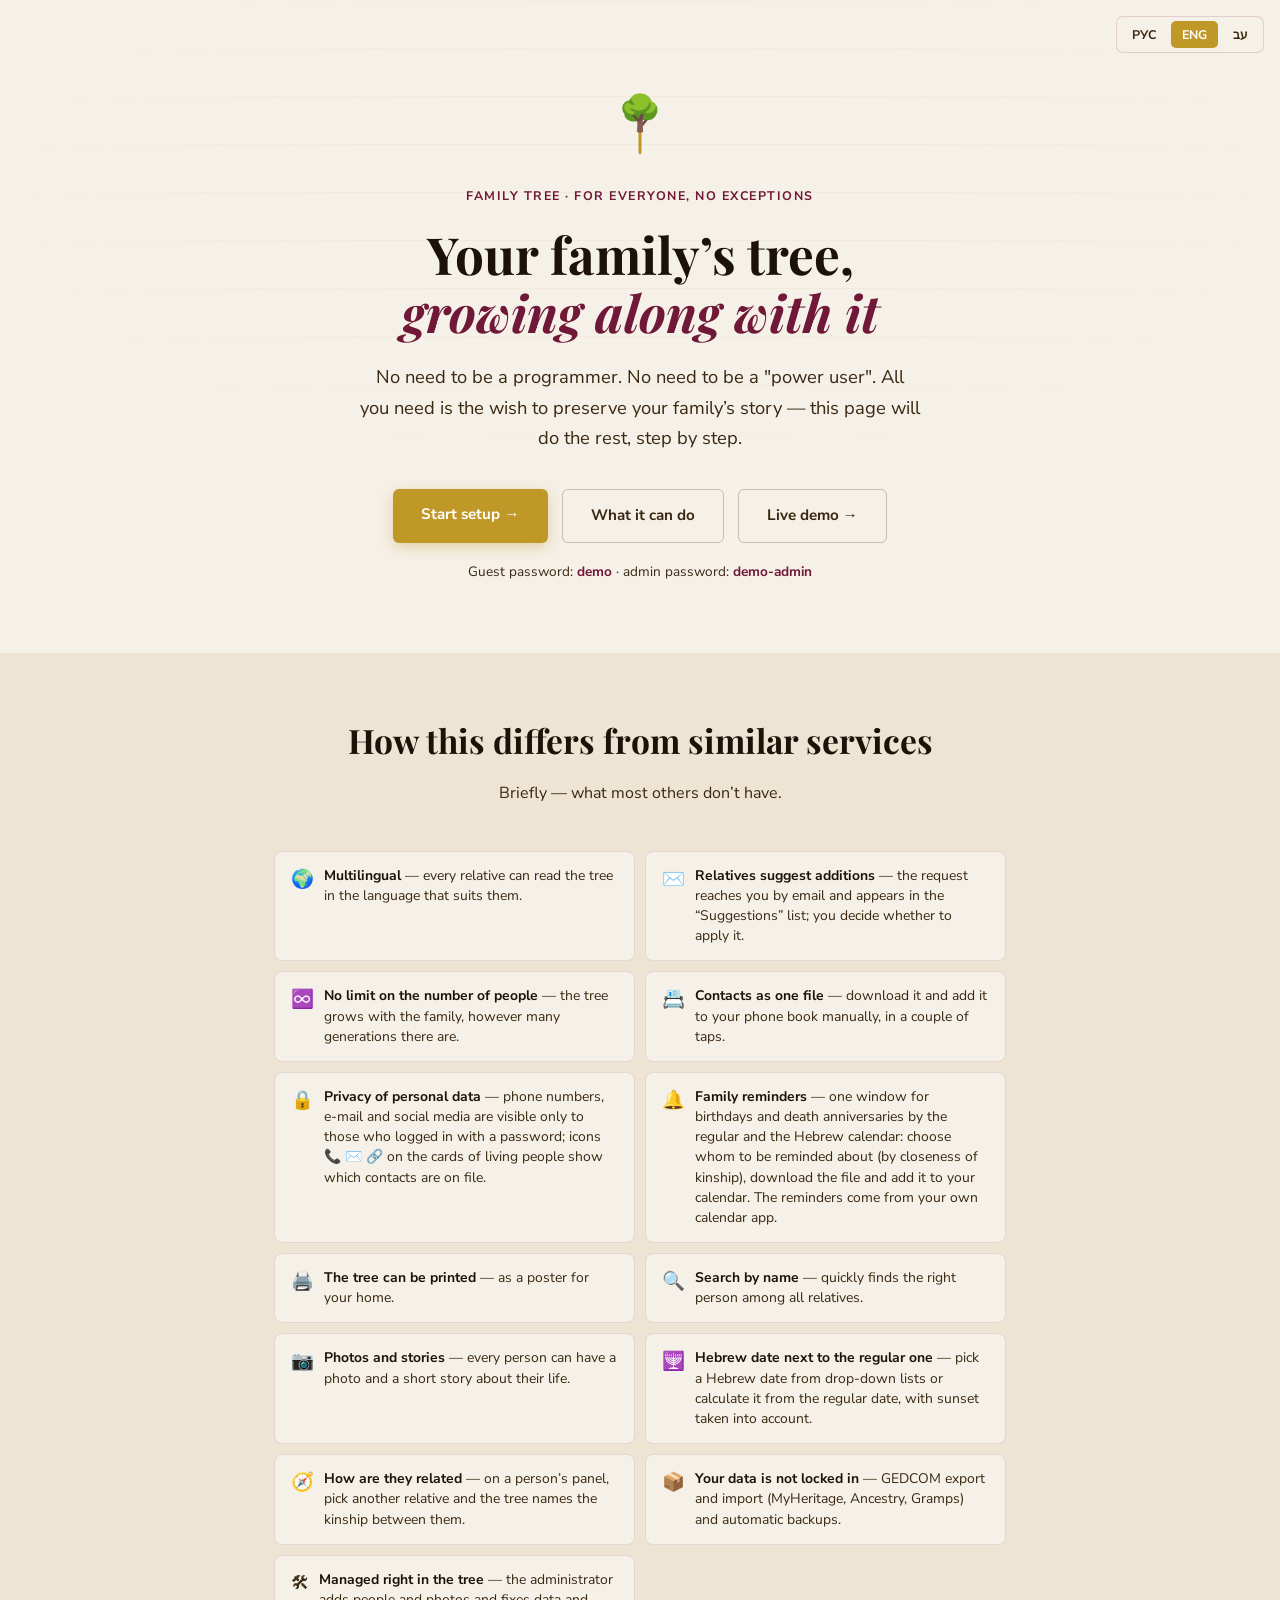
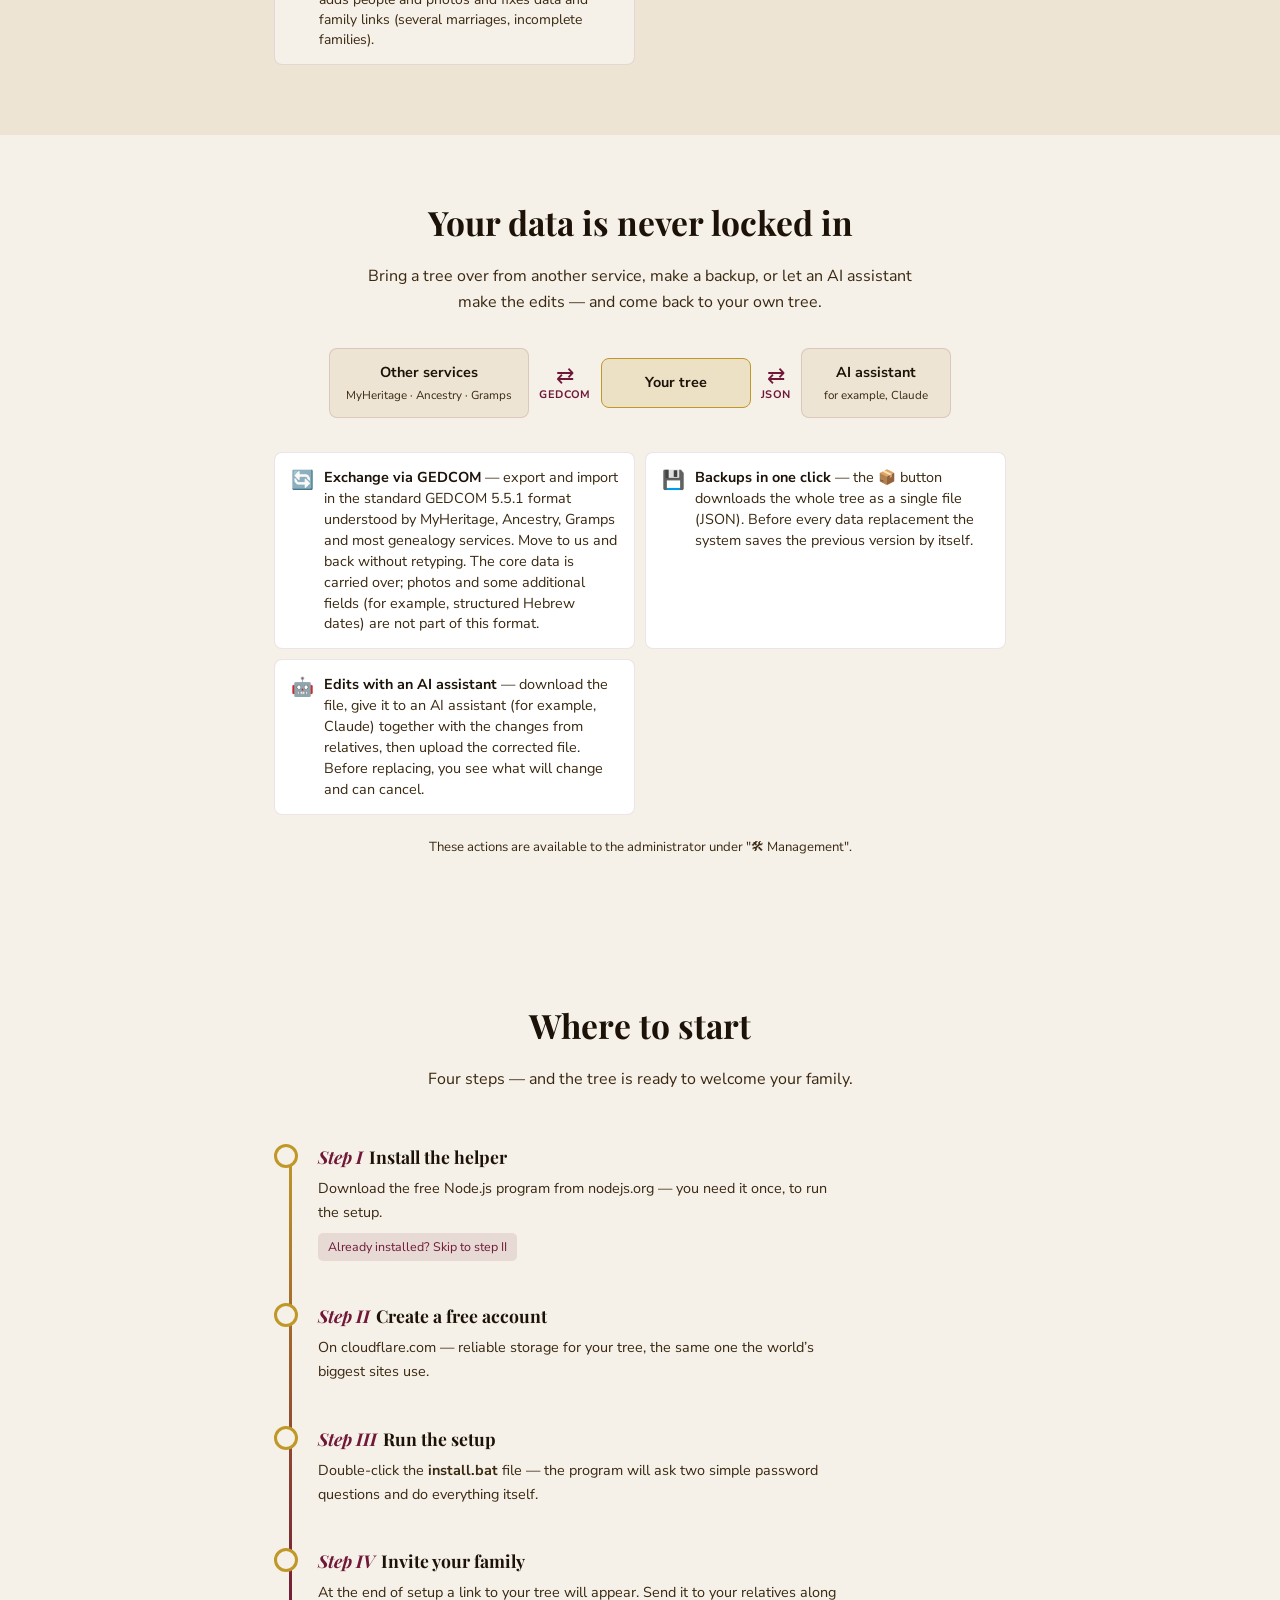
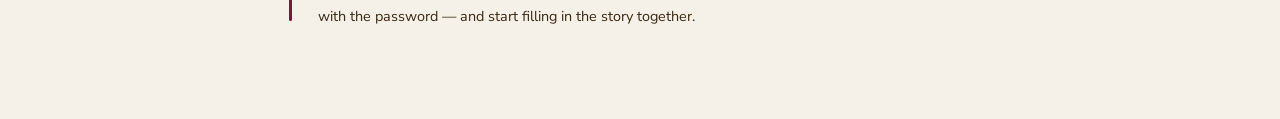
<file: welcome.html>
<!DOCTYPE html>
<html lang="ru">
<head>
<meta charset="UTF-8">
<meta name="viewport" content="width=device-width, initial-scale=1">
<title>Добро пожаловать — ваше семейное дерево</title>
<style>
  @import url('https://fonts.googleapis.com/css2?family=Playfair+Display:wght@500;600;700&family=Nunito+Sans:wght@400;600;700&display=swap');

  :root {
    --cream:      #F5F0E8;
    --cream-deep: #EDE4D3;
    --ink:        #1C1208;
    --ink-soft:   #3A2810;
    --gold:       #C09828;
    --gold-soft:  rgba(192,152,40,.18);
    --wine:       #701838;
    --wine-soft:  rgba(112,24,56,.10);
  }

  * { margin:0; padding:0; box-sizing:border-box; }

  html { scroll-behavior: smooth; }

  body {
    background: var(--cream);
    color: var(--ink-soft);
    font-family: 'Nunito Sans', -apple-system, sans-serif;
    line-height: 1.65;
    -webkit-font-smoothing: antialiased;
  }

  h1, h2, h3 { font-family: 'Playfair Display', Georgia, serif; color: var(--ink); }

  a { color: var(--wine); }

  .wrap { max-width: 780px; margin: 0 auto; padding: 0 24px; }

  /* ── HERO ─────────────────────────────────────────── */
  .hero {
    padding: 90px 0 70px;
    text-align: center;
    position: relative;
    overflow: hidden;
  }

  .hero::before {
    /* faint root-like branching lines behind the hero, echoing the tree */
    content: '';
    position: absolute;
    inset: 0;
    background-image:
      linear-gradient(var(--gold-soft) 1px, transparent 1px);
    background-size: 100% 48px;
    mask-image: radial-gradient(ellipse 60% 50% at 50% 30%, black, transparent);
    opacity: .5;
    pointer-events: none;
  }

  .hero-eyebrow {
    display: inline-block;
    font-size: .78rem;
    letter-spacing: .12em;
    text-transform: uppercase;
    color: var(--wine);
    font-weight: 700;
    margin-bottom: 18px;
    position: relative;
  }

  .hero h1 {
    font-size: clamp(2.1rem, 5vw, 3.2rem);
    font-weight: 700;
    line-height: 1.15;
    margin-bottom: 20px;
    position: relative;
  }

  .hero h1 em {
    font-style: italic;
    color: var(--wine);
  }

  .hero p.lede {
    font-size: 1.15rem;
    color: var(--ink-soft);
    max-width: 560px;
    margin: 0 auto 36px;
    position: relative;
  }

  /* signature: a small sprouting tree glyph, drawn with CSS, no external art */
  .sprout {
    width: 64px;
    height: 64px;
    margin: 0 auto 28px;
    position: relative;
  }
  .sprout::before {
    content: '';
    position: absolute;
    left: 50%; bottom: 0;
    width: 3px; height: 40px;
    background: var(--gold);
    transform: translateX(-50%);
    border-radius: 2px;
  }
  .sprout::after {
    content: '🌳';
    position: absolute;
    top: -6px; left: 50%;
    transform: translateX(-50%);
    font-size: 2.2rem;
  }

  .cta-row {
    display: flex;
    gap: 14px;
    justify-content: center;
    flex-wrap: wrap;
    position: relative;
  }

  .btn {
    display: inline-block;
    padding: 13px 28px;
    border-radius: 6px;
    font-family: 'Nunito Sans', sans-serif;
    font-weight: 700;
    font-size: .95rem;
    text-decoration: none;
    cursor: pointer;
    border: none;
    transition: transform .15s ease, box-shadow .15s ease;
  }
  .btn:hover { transform: translateY(-1px); }
  .btn-primary {
    background: var(--gold);
    color: #fff;
    box-shadow: 0 4px 14px rgba(192,152,40,.35);
  }
  .btn-primary:hover { box-shadow: 0 6px 20px rgba(192,152,40,.45); }
  .btn-ghost {
    background: transparent;
    color: var(--ink-soft);
    border: 1.5px solid rgba(58,40,16,.25);
  }
    .btn-ghost:hover { border-color: var(--ink-soft); }
  .demo-note { flex-basis: 100%; text-align: center; font-size: .85rem; color: var(--ink-soft); margin-top: 4px; }
  .demo-note b { color: var(--wine); }

  @media (prefers-reduced-motion: reduce) {
    html { scroll-behavior: auto; }
    .btn { transition: none; }
  }

  /* ── LANGUAGE SWITCHER ────────────────────────────── */
  .lang-switch {
    position: fixed;
    top: 16px;
    right: 16px;
    display: flex;
    gap: 4px;
    background: rgba(245,240,232,.92);
    border: 1px solid rgba(112,24,56,.15);
    border-radius: 7px;
    padding: 4px;
    z-index: 50;
    backdrop-filter: blur(4px);
  }
  .lang-btn {
    border: none;
    background: transparent;
    padding: 5px 11px;
    font-family: 'Nunito Sans', sans-serif;
    font-size: .78rem;
    font-weight: 700;
    color: var(--ink-soft);
    cursor: pointer;
    border-radius: 5px;
  }
  .lang-btn.active { background: var(--gold); color: #fff; }

  body.rtl { direction: rtl; }
  body.rtl .lang-switch { right: auto; left: 16px; }
  body.rtl .leaf { flex-direction: row-reverse; text-align: right; }
  body.rtl .step { padding-left: 0; padding-right: 44px; }
  body.rtl .step::before { left: auto; right: -44px; }
  body.rtl .branch { padding-left: 0; padding-right: 44px; }
  body.rtl .branch::before { left: auto; right: 15px; }
  body.rtl .step h3 .num { margin-right: 0; margin-left: 6px; }

  /* ── FEATURES ─────────────────────────────────────── */
  .features {
    padding: 60px 0 70px;
    background: var(--cream-deep);
  }

  .features h2 {
    text-align: center;
    font-size: clamp(1.6rem, 3.5vw, 2.1rem);
    margin-bottom: 12px;
  }

  .features > .wrap > p.section-lede {
    text-align: center;
    max-width: 520px;
    margin: 0 auto 44px;
    color: var(--ink-soft);
  }

  .leaf-grid {
    display: grid;
    grid-template-columns: repeat(auto-fit, minmax(260px, 1fr));
    gap: 10px;
  }

  .leaf {
    background: var(--cream);
    border: 1px solid rgba(112,24,56,.12);
    border-radius: 8px;
    padding: 14px 16px;
    display: flex;
    align-items: flex-start;
    gap: 10px;
  }

  .leaf .icon { font-size: 1.15rem; flex-shrink: 0; line-height: 1.4; }
  .leaf .txt { font-size: .87rem; line-height: 1.45; }
  .leaf .txt b { color: var(--ink); font-weight: 700; }

  /* ── STEPS ────────────────────────────────────────── */
  .steps-section {
    padding: 70px 0 90px;
  }

  .steps-section h2 {
    text-align: center;
    font-size: clamp(1.6rem, 3.5vw, 2.1rem);
    margin-bottom: 12px;
  }

  .steps-section > .wrap > p.section-lede {
    text-align: center;
    max-width: 480px;
    margin: 0 auto 50px;
    color: var(--ink-soft);
  }

  .branch {
    position: relative;
    padding-left: 44px;
  }

  /* the vertical branch line running through all steps */
  .branch::before {
    content: '';
    position: absolute;
    left: 15px; top: 8px; bottom: 8px;
    width: 3px;
    background: linear-gradient(var(--gold), var(--wine));
    border-radius: 3px;
  }

  .step {
    position: relative;
    padding-bottom: 40px;
  }
  .step:last-child { padding-bottom: 0; }

  /* bud marker on the branch for each step */
  .step::before {
    content: '';
    position: absolute;
    left: -44px; top: 2px;
    width: 18px; height: 18px;
    background: var(--cream);
    border: 3px solid var(--gold);
    border-radius: 50%;
    z-index: 1;
  }

  .step h3 {
    font-size: 1.1rem;
    margin-bottom: 6px;
  }
  .step h3 .num {
    color: var(--wine);
    font-style: italic;
    font-family: 'Playfair Display', serif;
    margin-right: 6px;
  }
  .step p {
    font-size: .9rem;
    color: var(--ink-soft);
    max-width: 520px;
  }
  .step .hint {
    display: inline-block;
    margin-top: 8px;
    font-size: .78rem;
    background: var(--wine-soft);
    color: var(--wine);
    padding: 4px 10px;
    border-radius: 5px;
  }
  /* ── EXCHANGE: обмен данными (GEDCOM / JSON / ИИ) ── */
  .exchange { padding: 60px 0 70px; }
  .exchange h2 { text-align: center; font-size: clamp(1.6rem, 3.5vw, 2.1rem); margin-bottom: 12px; }
  .exchange .ex-lede { text-align: center; max-width: 560px; margin: 0 auto 32px; color: var(--ink-soft); }
  .flow { display: flex; flex-wrap: wrap; align-items: center; justify-content: center; gap: 10px; margin-bottom: 34px; }
  .flow-box { background: var(--cream-deep); border: 1px solid rgba(112,24,56,.14); border-radius: 8px; padding: 12px 16px; text-align: center; min-width: 150px; font-size: .9rem; }
  .flow-box b { display: block; color: var(--ink); }
  .flow-box small { display: block; margin-top: 2px; font-size: .72rem; color: var(--ink-soft); }
  .flow-main { background: var(--gold-soft); border-color: var(--gold); }
  .flow-arrow { text-align: center; color: var(--wine); font-size: 1.4rem; line-height: 1; }
  .flow-arrow small { display: block; font-size: .68rem; font-weight: 700; letter-spacing: .04em; margin-top: 3px; }
  .exchange .leaf-grid { grid-template-columns: repeat(auto-fit, minmax(280px, 1fr)); }
  .exchange .leaf { background: #fff; }
  .exchange .leaf .txt { font-size: .9rem; }
  .exchange .ex-note { text-align: center; margin-top: 22px; font-size: .82rem; color: var(--ink-soft); }
</style>
</head>
<body>

<div class="lang-switch">
  <button class="lang-btn active" data-lang="ru">РУС</button>
  <button class="lang-btn" data-lang="en">ENG</button>
  <button class="lang-btn" data-lang="he">עב</button>
</div>

<section class="hero">
  <div class="wrap">
    <div class="sprout" aria-hidden="true"></div>
    <span class="hero-eyebrow" data-i="eyebrow">Семейное дерево · для всех, без исключений</span>
    <h1 data-i="h1">Дерево вашей семьи,<br><em>которое растёт вместе с ней</em></h1>
    <p class="lede" data-i="lede">
      Не нужно быть программистом. Не нужно быть «продвинутым пользователем».
      Нужно только желание сохранить историю своей семьи — остальное сделает
      эта страница, шаг за шагом.
    </p>
    <div class="cta-row">
      <a href="#steps" class="btn btn-primary" data-i="cta-start">Начать настройку →</a>
      <a href="#features" class="btn btn-ghost" data-i="cta-features">Что это умеет</a>
      <a href="https://family-tree-demo.pages.dev" target="_blank" rel="noopener" class="btn btn-ghost" data-i="cta-demo">Живое демо →</a>
      <div class="demo-note" data-i="demo-note">Пароль гостя: <b>demo</b> · пароль администратора: <b>demo-admin</b></div>
    </div>
  </div>
</section>

<section class="features" id="features">
  <div class="wrap">
    <h2 data-i="feat-h2">Чем это отличается от подобных сервисов</h2>
    <p class="section-lede" data-i="feat-lede">Коротко — о том, чего нет у большинства.</p>
    <div class="leaf-grid">
      <div class="leaf">
        <span class="icon">🌍</span>
        <span class="txt" data-i="feat1"><b>Мультиязычность</b> — каждый родственник может
        читать дерево на удобном ему языке.</span>
      </div>
      <div class="leaf">
        <span class="icon">✉️</span>
        <span class="txt" data-i="feat2"><b>Родные предлагают дополнения</b> — заявка приходит вам на почту и появляется в списке «Предложения»; вы решаете, вносить ли её.</span>
      </div>
      <div class="leaf">
        <span class="icon">♾️</span>
        <span class="txt" data-i="feat3"><b>Без ограничений по числу людей</b> — дерево
        растёт вместе с семьёй, сколько бы ни было поколений.</span>
      </div>
      <div class="leaf">
        <span class="icon">📇</span>
        <span class="txt" data-i="feat4"><b>Контакты — одним файлом</b> — скачайте и
        добавьте в телефонную книгу вручную, в пару касаний.</span>
      </div>
      <div class="leaf">
        <span class="icon">🔒</span>
        <span class="txt" data-i="feat5"><b>Конфиденциальность личных данных</b> — телефон, почта и соцсети видны только тем, кто вошёл по паролю; на карточках живых людей значки 📞 ✉️ 🔗 показывают, какие контакты указаны.</span>
      </div>
      <div class="leaf">
        <span class="icon">🔔</span>
        <span class="txt" data-i="feat6"><b>Семейные напоминания</b> — одно окно для дней рождения и годовщин смерти по обычному и еврейскому календарю: выберите, о ком напоминать (по близости родства), скачайте файл и добавьте его в свой календарь. Напоминания придут уже из вашего календарного приложения.</span>
      </div>
      <div class="leaf">
        <span class="icon">🖨️</span>
        <span class="txt" data-i="feat7"><b>Дерево можно распечатать</b> — как постер
        для дома.</span>
      </div>
      <div class="leaf">
        <span class="icon">🔍</span>
        <span class="txt" data-i="feat8"><b>Поиск по имени</b> — быстро находит нужного
        человека среди всех родственников.</span>
      </div>
      <div class="leaf">
        <span class="icon">📷</span>
        <span class="txt" data-i="feat9"><b>Фото и истории</b> — у каждого человека можно
        сохранить фотографию и рассказ о его жизни.</span>
      </div>

      <div class="leaf">
        <span class="icon">🕎</span>
        <span class="txt" data-i="feat11"><b>Еврейская дата рядом с обычной</b> — выбирайте еврейскую дату списками (день, месяц, год) или вычисляйте её по обычной дате с учётом захода солнца.</span>
      </div>
      <div class="leaf">
        <span class="icon">🧭</span>
        <span class="txt" data-i="feat12"><b>Кем приходится</b> — в карточке человека выберите другого родственника, и дерево назовёт степень родства между ними.</span>
      </div>
      <div class="leaf">
        <span class="icon">📦</span>
        <span class="txt" data-i="feat13"><b>Ваши данные не привязаны к сервису</b> — экспорт и импорт GEDCOM (MyHeritage, Ancestry, Gramps) и автоматические резервные копии.</span>
      </div>
      <div class="leaf">
        <span class="icon">🛠</span>
        <span class="txt" data-i="feat14"><b>Управление прямо в дереве</b> — администратор добавляет людей и фотографии, исправляет данные и семейные связи (несколько браков, неполные семьи).</span>
      </div>
    </div>
  </div>
</section>

<section class="exchange" id="exchange">
  <div class="wrap">
    <h2 data-i="ex-title">Ваши данные не заперты</h2>
    <p class="ex-lede" data-i="ex-lede">Перенесите дерево из другого сервиса, сделайте резервную копию или поручите правки ИИ-ассистенту — и вернитесь к своему дереву.</p>
    <div class="flow">
      <div class="flow-box" data-i="ex-box1"><b>Другие сервисы</b><small>MyHeritage · Ancestry · Gramps</small></div>
      <div class="flow-arrow"><span>⇄</span><small>GEDCOM</small></div>
      <div class="flow-box flow-main" data-i="ex-box2"><b>Ваше дерево</b></div>
      <div class="flow-arrow"><span>⇄</span><small>JSON</small></div>
      <div class="flow-box" data-i="ex-box3"><b>ИИ-ассистент</b><small>например, Claude</small></div>
    </div>
    <div class="leaf-grid">
      <div class="leaf">
        <span class="icon">🔄</span>
        <span class="txt" data-i="ex-c1"><b>Обмен через GEDCOM</b> — экспорт и импорт в стандартном формате GEDCOM 5.5.1, который понимают MyHeritage, Ancestry, Gramps и большинство генеалогических сервисов. Переезжайте к нам и обратно без перепечатывания. Основные данные переносятся; фотографии и часть дополнительных полей (например, еврейские даты в структурированном виде) этим форматом не передаются.</span>
      </div>
      <div class="leaf">
        <span class="icon">💾</span>
        <span class="txt" data-i="ex-c2"><b>Резервные копии одним нажатием</b> — кнопка 📦 скачивает всё дерево одним файлом (JSON). Перед каждой заменой данных система сама сохраняет прежнюю версию.</span>
      </div>
      <div class="leaf">
        <span class="icon">🤖</span>
        <span class="txt" data-i="ex-c3"><b>Правки с помощью ИИ</b> — скачали файл, передали его ИИ-ассистенту (например, Claude) вместе с правками от родственников и загрузили исправленный. Перед заменой вы видите, что изменится, и можете отказаться.</span>
      </div>
    </div>
    <p class="ex-note" data-i="ex-note">Эти действия доступны администратору в разделе «🛠 Управление».</p>
  </div>
</section>

<section class="steps-section" id="steps">
  <div class="wrap">
    <h2 data-i="steps-h2">С чего начать</h2>
    <p class="section-lede" data-i="steps-lede">Четыре шага — и дерево готово принимать вашу семью.</p>
    <div class="branch">
      <div class="step">
        <h3><span class="num" data-i="step1-num">Шаг I</span><span data-i="step1-h">Установите помощника</span></h3>
        <p data-i="step1-p">Скачайте бесплатную программу Node.js с сайта nodejs.org —
        она нужна один раз, чтобы запустить настройку.</p>
        <span class="hint" data-i="step1-hint">Если уже установлена — переходите к шагу II</span>
      </div>
      <div class="step">
        <h3><span class="num" data-i="step2-num">Шаг II</span><span data-i="step2-h">Заведите бесплатный аккаунт</span></h3>
        <p data-i="step2-p">На сайте cloudflare.com — это надёжное хранилище для вашего
        дерева, у крупнейших сайтов мира то же самое.</p>
      </div>
      <div class="step">
        <h3><span class="num" data-i="step3-num">Шаг III</span><span data-i="step3-h">Запустите настройку</span></h3>
        <p data-i="step3-p">Дважды кликните на файл <b>install.bat</b> — программа задаст
        два простых вопроса про пароли и всё сделает сама.</p>
      </div>
      <div class="step">
        <h3><span class="num" data-i="step4-num">Шаг IV</span><span data-i="step4-h">Пригласите семью</span></h3>
        <p data-i="step4-p">В конце настройки появится ссылка на ваше дерево. Отправьте
        её родным вместе с паролем — и начинайте заполнять историю
        вместе.</p>
      </div>
    </div>
  </div>
</section>

<script>
// ── R6.4: Language switching ──────────────────────────
// UI dictionary is populated in R6.4b. This is the skeleton:
// t(key) returns translated text, applyLang() walks all
// [data-i] elements and updates their text content.
let currentLang = 'ru';
const UI = {
  ru: {
    'eyebrow': 'Семейное дерево · для всех, без исключений',
    'h1': 'Дерево вашей семьи,<br><em>которое растёт вместе с ней</em>',
    'lede': 'Не нужно быть программистом. Не нужно быть «продвинутым пользователем». Нужно только желание сохранить историю своей семьи — остальное сделает эта страница, шаг за шагом.',
    'cta-start': 'Начать настройку →',
    'cta-features': 'Что это умеет',
    'cta-demo': 'Живое демо →',
    'demo-note': 'Пароль гостя: <b>demo</b> · пароль администратора: <b>demo-admin</b>',
    'feat-h2': 'Чем это отличается от подобных сервисов',
    'feat-lede': 'Коротко — о том, чего нет у большинства.',
    'feat1': '<b>Мультиязычность</b> — каждый родственник может читать дерево на удобном ему языке.',
    'feat2': '<b>Родные предлагают дополнения</b> — заявка приходит вам на почту и появляется в списке «Предложения»; вы решаете, вносить ли её.',
    'feat3': '<b>Без ограничений по числу людей</b> — дерево растёт вместе с семьёй, сколько бы ни было поколений.',
    'feat4': '<b>Контакты — одним файлом</b> — скачайте и добавьте в телефонную книгу вручную, в пару касаний.',
    'feat5': '<b>Конфиденциальность личных данных</b> — телефон, почта и соцсети видны только тем, кто вошёл по паролю; на карточках живых людей значки 📞 ✉️ 🔗 показывают, какие контакты указаны.',
    'feat6': '<b>Семейные напоминания</b> — одно окно для дней рождения и годовщин смерти по обычному и еврейскому календарю: выберите, о ком напоминать (по близости родства), скачайте файл и добавьте его в свой календарь. Напоминания придут уже из вашего календарного приложения.',
    'feat7': '<b>Дерево можно распечатать</b> — как постер для дома.',
    'feat8': '<b>Поиск по имени</b> — быстро находит нужного человека среди всех родственников.',
    'feat9': '<b>Фото и истории</b> — у каждого человека можно сохранить фотографию и рассказ о его жизни.',
    'feat11': '<b>Еврейская дата рядом с обычной</b> — выбирайте еврейскую дату списками (день, месяц, год) или вычисляйте её по обычной дате с учётом захода солнца.',
    'feat12': '<b>Кем приходится</b> — в карточке человека выберите другого родственника, и дерево назовёт степень родства между ними.',
    'feat13': '<b>Ваши данные не привязаны к сервису</b> — экспорт и импорт GEDCOM (MyHeritage, Ancestry, Gramps) и автоматические резервные копии.',
    'feat14': '<b>Управление прямо в дереве</b> — администратор добавляет людей и фотографии, исправляет данные и семейные связи (несколько браков, неполные семьи).',
    'steps-h2': 'С чего начать',
    'steps-lede': 'Четыре шага — и дерево готово принимать вашу семью.',
    'step1-num': 'Шаг I',
    'step1-h': 'Установите помощника',
    'step1-p': 'Скачайте бесплатную программу Node.js с сайта nodejs.org — она нужна один раз, чтобы запустить настройку.',
    'step1-hint': 'Если уже установлена — переходите к шагу II',
    'step2-num': 'Шаг II',
    'step2-h': 'Заведите бесплатный аккаунт',
    'step2-p': 'На сайте cloudflare.com — это надёжное хранилище для вашего дерева, у крупнейших сайтов мира то же самое.',
    'step3-num': 'Шаг III',
    'step3-h': 'Запустите настройку',
    'step3-p': 'Дважды кликните на файл <b>install.bat</b> — программа задаст два простых вопроса про пароли и всё сделает сама.',
    'step4-num': 'Шаг IV',
    'step4-h': 'Пригласите семью',
    'step4-p': 'В конце настройки появится ссылка на ваше дерево. Отправьте её родным вместе с паролем — и начинайте заполнять историю вместе.',
  },
  en: {
    'eyebrow': 'Family tree · for everyone, no exceptions',
    'h1': 'Your family\u2019s tree,<br><em>growing along with it</em>',
    'lede': 'No need to be a programmer. No need to be a "power user". All you need is the wish to preserve your family\u2019s story — this page will do the rest, step by step.',
    'cta-start': 'Start setup →',
    'cta-features': 'What it can do',
    'cta-demo': 'Live demo →',
    'demo-note': 'Guest password: <b>demo</b> · admin password: <b>demo-admin</b>',
    'feat-h2': 'How this differs from similar services',
    'feat-lede': 'Briefly — what most others don\u2019t have.',
    'feat1': '<b>Multilingual</b> — every relative can read the tree in the language that suits them.',
    'feat2': '<b>Relatives suggest additions</b> — the request reaches you by email and appears in the “Suggestions” list; you decide whether to apply it.',
    'feat3': '<b>No limit on the number of people</b> — the tree grows with the family, however many generations there are.',
    'feat4': '<b>Contacts as one file</b> — download it and add it to your phone book manually, in a couple of taps.',
    'feat5': '<b>Privacy of personal data</b> — phone numbers, e-mail and social media are visible only to those who logged in with a password; icons 📞 ✉️ 🔗 on the cards of living people show which contacts are on file.',
    'feat6': '<b>Family reminders</b> — one window for birthdays and death anniversaries by the regular and the Hebrew calendar: choose whom to be reminded about (by closeness of kinship), download the file and add it to your calendar. The reminders come from your own calendar app.',
    'feat7': '<b>The tree can be printed</b> — as a poster for your home.',
    'feat8': '<b>Search by name</b> — quickly finds the right person among all relatives.',
    'feat9': '<b>Photos and stories</b> — every person can have a photo and a short story about their life.',
    'feat11': '<b>Hebrew date next to the regular one</b> — pick a Hebrew date from drop-down lists or calculate it from the regular date, with sunset taken into account.',
    'feat12': '<b>How are they related</b> — on a person’s panel, pick another relative and the tree names the kinship between them.',
    'feat13': '<b>Your data is not locked in</b> — GEDCOM export and import (MyHeritage, Ancestry, Gramps) and automatic backups.',
    'feat14': '<b>Managed right in the tree</b> — the administrator adds people and photos and fixes data and family links (several marriages, incomplete families).',
    'steps-h2': 'Where to start',
    'steps-lede': 'Four steps — and the tree is ready to welcome your family.',
    'step1-num': 'Step I',
    'step1-h': 'Install the helper',
    'step1-p': 'Download the free Node.js program from nodejs.org — you need it once, to run the setup.',
    'step1-hint': 'Already installed? Skip to step II',
    'step2-num': 'Step II',
    'step2-h': 'Create a free account',
    'step2-p': 'On cloudflare.com — reliable storage for your tree, the same one the world\u2019s biggest sites use.',
    'step3-num': 'Step III',
    'step3-h': 'Run the setup',
    'step3-p': 'Double-click the <b>install.bat</b> file — the program will ask two simple password questions and do everything itself.',
    'step4-num': 'Step IV',
    'step4-h': 'Invite your family',
    'step4-p': 'At the end of setup a link to your tree will appear. Send it to your relatives along with the password — and start filling in the story together.',
  },
  he: {
    'eyebrow': '\u05e2\u05e5 \u05de\u05e9\u05e4\u05d7\u05d4 · \u05dc\u05db\u05d5\u05dc\u05dd, \u05dc\u05dc\u05d0 \u05d9\u05d5\u05e6\u05d0 \u05de\u05df \u05d4\u05db\u05dc\u05dc',
    'h1': '\u05e2\u05e5 \u05d4\u05de\u05e9\u05e4\u05d7\u05d4 \u05e9\u05dc\u05db\u05dd,<br><em>\u05e9\u05d2\u05d3\u05dc \u05d9\u05d7\u05d3 \u05d0\u05d9\u05ea\u05d4</em>',
    'lede': '\u05dc\u05d0 \u05e6\u05e8\u05d9\u05da \u05dc\u05d4\u05d9\u05d5\u05ea \u05de\u05ea\u05db\u05e0\u05ea\u05d9\u05dd. \u05dc\u05d0 \u05e6\u05e8\u05d9\u05da \u05dc\u05d4\u05d9\u05d5\u05ea "\u05de\u05e9\u05ea\u05de\u05e9 \u05de\u05ea\u05e7\u05d3\u05dd". \u05e6\u05e8\u05d9\u05da \u05e8\u05e7 \u05e8\u05e6\u05d5\u05df \u05dc\u05e9\u05de\u05e8 \u05d0\u05ea \u05e1\u05d9\u05e4\u05d5\u05e8 \u05d4\u05de\u05e9\u05e4\u05d7\u05d4 \u05e9\u05dc\u05db\u05dd — \u05d4\u05e9\u05d0\u05e8 \u05ea\u05e2\u05e9\u05d4 \u05d4\u05d3\u05e3 \u05d4\u05d6\u05d4, \u05e9\u05dc\u05d1 \u05d0\u05d7\u05e8 \u05e9\u05dc\u05d1.',
    'cta-start': '\u05dc\u05d4\u05ea\u05d7\u05d9\u05dc \u05d1\u05d4\u05ea\u05e7\u05e0\u05d4 ←',
    'cta-features': '\u05de\u05d4 \u05d6\u05d4 \u05d9\u05d5\u05d3\u05e2 \u05dc\u05e2\u05e9\u05d5\u05ea',
    'cta-demo': '\u05d4\u05d3\u05d2\u05de\u05d4 \u05d7\u05d9\u05d4 \u2190',
    'demo-note': '\u05e1\u05d9\u05e1\u05de\u05ea \u05d0\u05d5\u05e8\u05d7: demo \u00b7 \u05e1\u05d9\u05e1\u05de\u05ea \u05de\u05e0\u05d4\u05dc: demo-admin',
    'feat-h2': '\u05d1\u05de\u05d4 \u05d6\u05d4 \u05e9\u05d5\u05e0\u05d4 \u05de\u05e9\u05d9\u05e8\u05d5\u05ea\u05d9\u05dd \u05d3\u05d5\u05de\u05d9\u05dd',
    'feat-lede': '\u05d1\u05e7\u05e6\u05e8\u05d4 — \u05de\u05d4 \u05e9\u05d0\u05d9\u05df \u05dc\u05e8\u05d5\u05d1.',
    'feat1': '<b>\u05e8\u05d1-\u05dc\u05e9\u05d5\u05e0\u05d9\u05d5\u05ea</b> — \u05db\u05dc \u05e7\u05e8\u05d5\u05d1 \u05de\u05e9\u05e4\u05d7\u05d4 \u05d9\u05db\u05d5\u05dc \u05dc\u05e7\u05e8\u05d5\u05d0 \u05d0\u05ea \u05d4\u05e2\u05e5 \u05d1\u05e9\u05e4\u05d4 \u05d4\u05e0\u05d5\u05d7 \u05dc\u05d5.',
    'feat2': '<b>בני המשפחה מציעים תוספות</b> — הבקשה מגיעה אליכם באימייל ומופיעה ברשימת «הצעות»; אתם מחליטים אם להחיל אותה.',
    'feat3': '<b>\u05dc\u05dc\u05d0 \u05d4\u05d2\u05d1\u05dc\u05d4 \u05d1\u05de\u05e1\u05e4\u05e8 \u05d4\u05d0\u05e0\u05e9\u05d9\u05dd</b> — \u05d4\u05e2\u05e5 \u05d2\u05d3\u05dc \u05d9\u05d7\u05d3 \u05e2\u05dd \u05d4\u05de\u05e9\u05e4\u05d7\u05d4, \u05dc\u05d0 \u05de\u05e9\u05e0\u05d4 \u05db\u05de\u05d4 \u05d3\u05d5\u05e8\u05d5\u05ea.',
    'feat4': '<b>\u05d0\u05e0\u05e9\u05d9 \u05e7\u05e9\u05e8 \u05d1\u05e7\u05d5\u05d1\u05e5 \u05d0\u05d7\u05d3</b> — \u05d4\u05d5\u05e8\u05d9\u05d3\u05d5 \u05d5\u05d4\u05d5\u05e1\u05d9\u05e4\u05d5 \u05dc\u05e4\u05e0\u05e7\u05e1 \u05d4\u05d8\u05dc\u05e4\u05d5\u05df \u05d1\u05d9\u05d3\u05e0\u05d9\u05ea.',
    'feat5': '<b>פרטיות על מידע אישי</b> — טלפון, אימייל ורשתות חברתיות גלויים רק למי שהתחבר עם סיסמה; סמלים 📞 ✉️ 🔗 על כרטיסי אנשים חיים מראים אילו פרטי קשר מצוינים.',
    'feat6': '<b>תזכורות משפחתיות</b> — חלון אחד לימי הולדת וימי פטירה לפי הלוח הרגיל והעברי: בוחרים על מי לקבל תזכורות (לפי קרבת המשפחה), מורידים קובץ ומוסיפים אותו ליומן. התזכורות מגיעות מאפליקציית היומן שלכם.',
    'feat7': '<b>\u05d0\u05e4\u05e9\u05e8 \u05dc\u05d4\u05d3\u05e4\u05d9\u05e1 \u05d0\u05ea \u05d4\u05e2\u05e5</b> — \u05db\u05e4\u05d5\u05e1\u05d8\u05e8 \u05dc\u05d1\u05d9\u05ea.',
    'feat8': '<b>\u05d7\u05d9\u05e4\u05d5\u05e9 \u05dc\u05e4\u05d9 \u05e9\u05dd</b> — \u05de\u05d5\u05e6\u05d0 \u05d1\u05de\u05d4\u05d9\u05e8\u05d5\u05ea \u05d0\u05ea \u05d4\u05d0\u05d3\u05dd \u05d4\u05de\u05d1\u05d5\u05e7\u05e9 \u05d1\u05d9\u05df \u05db\u05dc \u05d1\u05e0\u05d9 \u05d4\u05de\u05e9\u05e4\u05d7\u05d4.',
    'feat9': '<b>\u05ea\u05de\u05d5\u05e0\u05d5\u05ea \u05d5\u05e1\u05d9\u05e4\u05d5\u05e8\u05d9\u05dd</b> — \u05dc\u05db\u05dc \u05d0\u05d3\u05dd \u05e0\u05d9\u05ea\u05df \u05dc\u05e9\u05de\u05d5\u05e8 \u05ea\u05de\u05d5\u05e0\u05d4 \u05d5\u05e1\u05d9\u05e4\u05d5\u05e8 \u05e2\u05dc \u05d7\u05d9\u05d9\u05d5.',
    'feat11': '<b>\u05D4\u05EA\u05D0\u05E8\u05D9\u05DA \u05D4\u05E2\u05D1\u05E8\u05D9 \u05DC\u05E6\u05D3 \u05D4\u05DC\u05D5\u05E2\u05D6\u05D9</b> — \u05D1\u05D5\u05D7\u05E8\u05D9\u05DD \u05EA\u05D0\u05E8\u05D9\u05DA \u05E2\u05D1\u05E8\u05D9 \u05DE\u05E8\u05E9\u05D9\u05DE\u05D5\u05EA \u05D0\u05D5 \u05DE\u05D7\u05E9\u05D1\u05D9\u05DD \u05D0\u05D5\u05EA\u05D5 \u05DC\u05E4\u05D9 \u05D4\u05EA\u05D0\u05E8\u05D9\u05DA \u05D4\u05DC\u05D5\u05E2\u05D6\u05D9, \u05DB\u05D5\u05DC\u05DC \u05D4\u05EA\u05D7\u05E9\u05D1\u05D5\u05EA \u05D1\u05E9\u05E7\u05D9\u05E2\u05D4.',
    'feat12': '<b>מה הקרבה</b> — בפאנל של אדם בוחרים קרוב אחר, והעץ מציין מהי הקרבה ביניהם.',
    'feat13': '<b>הנתונים לא כלואים בשירות</b> — ייצוא וייבוא GEDCOM (MyHeritage, Ancestry, Gramps) וגיבויים אוטומטיים.',
    'feat14': '<b>ניהול ישירות בעץ</b> — המנהל מוסיף אנשים ותמונות ומתקן נתונים וקשרי משפחה (כמה נישואים, משפחות חלקיות).',
    'steps-h2': '\u05de\u05d0\u05d9\u05e4\u05d4 \u05de\u05ea\u05d7\u05d9\u05dc\u05d9\u05dd',
    'steps-lede': '\u05d0\u05e8\u05d1\u05e2\u05d4 \u05e9\u05dc\u05d1\u05d9\u05dd — \u05d5\u05d4\u05e2\u05e5 \u05de\u05d5\u05db\u05df \u05dc\u05e7\u05d1\u05dc \u05d0\u05ea \u05d4\u05de\u05e9\u05e4\u05d7\u05d4 \u05e9\u05dc\u05db\u05dd.',
    'step1-num': '\u05e9\u05dc\u05d1 I',
    'step1-h': '\u05d4\u05ea\u05e7\u05d9\u05e0\u05d5 \u05d0\u05ea \u05d4\u05e2\u05d5\u05d6\u05e8',
    'step1-p': '\u05d4\u05d5\u05e8\u05d9\u05d3\u05d5 \u05d0\u05ea \u05d4\u05ea\u05d5\u05db\u05e0\u05d4 \u05d4\u05d7\u05d9\u05e0\u05de\u05d9\u05ea Node.js \u05de\u05d0\u05ea\u05e8 nodejs.org — \u05e0\u05d3\u05e8\u05e9 \u05e4\u05e2\u05dd \u05d0\u05d7\u05ea \u05db\u05d3\u05d9 \u05dc\u05d4\u05e4\u05e2\u05d9\u05dc \u05d0\u05ea \u05d4\u05d4\u05ea\u05e7\u05e0\u05d4.',
    'step1-hint': '\u05db\u05d1\u05e8 \u05de\u05d5\u05ea\u05e7\u05df? \u05e2\u05d1\u05e8\u05d5 \u05dc\u05e9\u05dc\u05d1 II',
    'step2-num': '\u05e9\u05dc\u05d1 II',
    'step2-h': '\u05e4\u05ea\u05d7\u05d5 \u05d7\u05e9\u05d1\u05d5\u05df \u05d7\u05d9\u05e0\u05dd',
    'step2-p': '\u05d1\u05d0\u05ea\u05e8 cloudflare.com — \u05d0\u05d7\u05e1\u05d5\u05df \u05d0\u05de\u05d9\u05df \u05dc\u05e2\u05e5 \u05e9\u05dc\u05db\u05dd, \u05d0\u05d5\u05ea\u05d5 \u05d4\u05d0\u05ea\u05e8 \u05e9\u05d1\u05d5 \u05de\u05e9\u05ea\u05de\u05e9\u05d9\u05dd \u05d4\u05d0\u05ea\u05e8\u05d9\u05dd \u05d4\u05d2\u05d3\u05d5\u05dc\u05d9\u05dd \u05d1\u05e2\u05d5\u05dc\u05dd.',
    'step3-num': '\u05e9\u05dc\u05d1 III',
    'step3-h': '\u05d4\u05e4\u05e2\u05d9\u05dc\u05d5 \u05d0\u05ea \u05d4\u05d4\u05ea\u05e7\u05e0\u05d4',
    'step3-p': '\u05dc\u05d7\u05e6\u05d5 \u05e4\u05e2\u05de\u05d9\u05d9\u05dd \u05e2\u05dc \u05d4\u05e7\u05d5\u05d1\u05e5 <b>install.bat</b> — \u05d4\u05ea\u05d5\u05db\u05e0\u05d4 \u05ea\u05e9\u05d0\u05dc \u05e9\u05ea\u05d9 \u05e9\u05d0\u05dc\u05d5\u05ea \u05e4\u05e9\u05d5\u05d8\u05d5\u05ea \u05e2\u05dc \u05e1\u05d9\u05e1\u05de\u05d0\u05d5\u05ea \u05d5\u05ea\u05e2\u05e9\u05d4 \u05d4\u05db\u05dc \u05dc\u05d1\u05d3\u05d4.',
    'step4-num': '\u05e9\u05dc\u05d1 IV',
    'step4-h': '\u05d4\u05d6\u05de\u05d9\u05e0\u05d5 \u05d0\u05ea \u05d4\u05de\u05e9\u05e4\u05d7\u05d4',
    'step4-p': '\u05d1\u05e1\u05d5\u05e3 \u05d4\u05d4\u05ea\u05e7\u05e0\u05d4 \u05ea\u05d5\u05e4\u05d9\u05e2 \u05e7\u05d9\u05e9\u05d5\u05e8 \u05dc\u05e2\u05e5 \u05e9\u05dc\u05db\u05dd. \u05e9\u05dc\u05d7\u05d5 \u05d0\u05d5\u05ea\u05d5 \u05dc\u05e7\u05e8\u05d5\u05d1\u05d9\u05dd \u05d9\u05d7\u05d3 \u05e2\u05dd \u05d4\u05e1\u05d9\u05e1\u05de\u05d0 — \u05d5\u05ea\u05ea\u05d7\u05d9\u05dc\u05d5 \u05dc\u05de\u05dc\u05d0 \u05d0\u05ea \u05d4\u05e1\u05d9\u05e4\u05d5\u05e8 \u05d9\u05d7\u05d3.',
  }
};

function t(key){ return (UI[currentLang]||UI.ru)[key] || UI.ru[key] || key; }

function applyLang(lang){
  currentLang = lang;
  document.body.classList.toggle('rtl', lang === 'he');
  document.querySelectorAll('.lang-btn').forEach(b => {
    b.classList.toggle('active', b.dataset.lang === lang);
  });
  document.querySelectorAll('[data-i]').forEach(el => {
    const key = el.dataset.i;
    if(UI[lang] && UI[lang][key]) el.innerHTML = UI[lang][key];
  });
}

document.querySelectorAll('.lang-btn').forEach(btn => {
  btn.addEventListener('click', () => {
    try { localStorage.setItem('tree_lang', btn.dataset.lang); } catch (e) {}   // запоминаем выбор (общий ключ со страницей дерева)
    applyLang(btn.dataset.lang);
  });
});

// Язык при открытии: сначала запомненный выбор (tree_lang), иначе язык браузера:
// иврит → עב, русский/украинский → РУС, остальные → ENG.
// Запускается после разбора страницы (DOMContentLoaded): к этому моменту все блоки с
// переводами (в том числе добавленные позже отдельными скриптами) уже есть в UI.
document.addEventListener('DOMContentLoaded', function () {
  var saved = null;
  try { saved = localStorage.getItem('tree_lang'); } catch (e) {}
  var nav = String(navigator.language || navigator.userLanguage || '').toLowerCase();
  var lang = (saved === 'ru' || saved === 'en' || saved === 'he') ? saved
           : (nav.indexOf('he') === 0 || nav.indexOf('iw') === 0) ? 'he'
           : (nav.indexOf('ru') === 0 || nav.indexOf('uk') === 0) ? 'ru' : 'en';
  if (lang !== 'ru') applyLang(lang);
});
</script>

<script>
// Тексты раздела «Обмен данными» (ru, en, he): добавляются в словарь страницы
(function () {
  var add = {
    ru: { 'ex-title': "Ваши данные не заперты", 'ex-lede': "Перенесите дерево из другого сервиса, сделайте резервную копию или поручите правки ИИ-ассистенту — и вернитесь к своему дереву.", 'ex-box1': "<b>Другие сервисы</b><small>MyHeritage · Ancestry · Gramps</small>", 'ex-box2': "<b>Ваше дерево</b>", 'ex-box3': "<b>ИИ-ассистент</b><small>например, Claude</small>", 'ex-c1': "<b>Обмен через GEDCOM</b> — экспорт и импорт в стандартном формате GEDCOM 5.5.1, который понимают MyHeritage, Ancestry, Gramps и большинство генеалогических сервисов. Переезжайте к нам и обратно без перепечатывания. Основные данные переносятся; фотографии и часть дополнительных полей (например, еврейские даты в структурированном виде) этим форматом не передаются.", 'ex-c2': "<b>Резервные копии одним нажатием</b> — кнопка 📦 скачивает всё дерево одним файлом (JSON). Перед каждой заменой данных система сама сохраняет прежнюю версию.", 'ex-c3': "<b>Правки с помощью ИИ</b> — скачали файл, передали его ИИ-ассистенту (например, Claude) вместе с правками от родственников и загрузили исправленный. Перед заменой вы видите, что изменится, и можете отказаться.", 'ex-note': "Эти действия доступны администратору в разделе «🛠 Управление»." },
    en: { 'ex-title': "Your data is never locked in", 'ex-lede': "Bring a tree over from another service, make a backup, or let an AI assistant make the edits — and come back to your own tree.", 'ex-box1': "<b>Other services</b><small>MyHeritage · Ancestry · Gramps</small>", 'ex-box2': "<b>Your tree</b>", 'ex-box3': "<b>AI assistant</b><small>for example, Claude</small>", 'ex-c1': "<b>Exchange via GEDCOM</b> — export and import in the standard GEDCOM 5.5.1 format understood by MyHeritage, Ancestry, Gramps and most genealogy services. Move to us and back without retyping. The core data is carried over; photos and some additional fields (for example, structured Hebrew dates) are not part of this format.", 'ex-c2': "<b>Backups in one click</b> — the 📦 button downloads the whole tree as a single file (JSON). Before every data replacement the system saves the previous version by itself.", 'ex-c3': "<b>Edits with an AI assistant</b> — download the file, give it to an AI assistant (for example, Claude) together with the changes from relatives, then upload the corrected file. Before replacing, you see what will change and can cancel.", 'ex-note': "These actions are available to the administrator under \"🛠 Management\"." },
    he: { 'ex-title': "הנתונים שלכם לא נעולים", 'ex-lede': "העבירו עץ משירות אחר, צרו גיבוי, או הטילו את העריכות על עוזר בינה מלאכותית — וחזרו לעץ שלכם.", 'ex-box1': "<b>שירותים אחרים</b><small>MyHeritage · Ancestry · Gramps</small>", 'ex-box2': "<b>העץ שלכם</b>", 'ex-box3': "<b>עוזר בינה מלאכותית</b><small>למשל Claude</small>", 'ex-c1': "<b>החלפת נתונים דרך GEDCOM</b> — ייצוא וייבוא בפורמט GEDCOM 5.5.1 הסטנדרטי, שמבינים MyHeritage, Ancestry, Gramps ורוב שירותי האילן היוחסין. עוברים אלינו ובחזרה בלי להקליד מחדש. הנתונים העיקריים עוברים; תמונות וחלק מהשדות הנוספים (למשל תאריכים עבריים במבנה מסודר) אינם חלק מהפורמט הזה.", 'ex-c2': "<b>גיבויים בלחיצה אחת</b> — הכפתור 📦 מוריד את כל העץ בקובץ אחד (JSON). לפני כל החלפת נתונים המערכת שומרת בעצמה את הגרסה הקודמת.", 'ex-c3': "<b>עריכה בעזרת בינה מלאכותית</b> — מורידים קובץ, מעבירים אותו לעוזר בינה מלאכותית (למשל Claude) יחד עם השינויים מהקרובים, ומעלים את הקובץ המתוקן. לפני ההחלפה רואים מה ישתנה ואפשר לבטל.", 'ex-note': "הפעולות האלה זמינות למנהל בפרק \"🛠 ניהול\"." }
  };
  for (var lang in add) { for (var key in add[lang]) { UI[lang][key] = add[lang][key]; } }
})();
</script>
</body>
</html>
</file>
